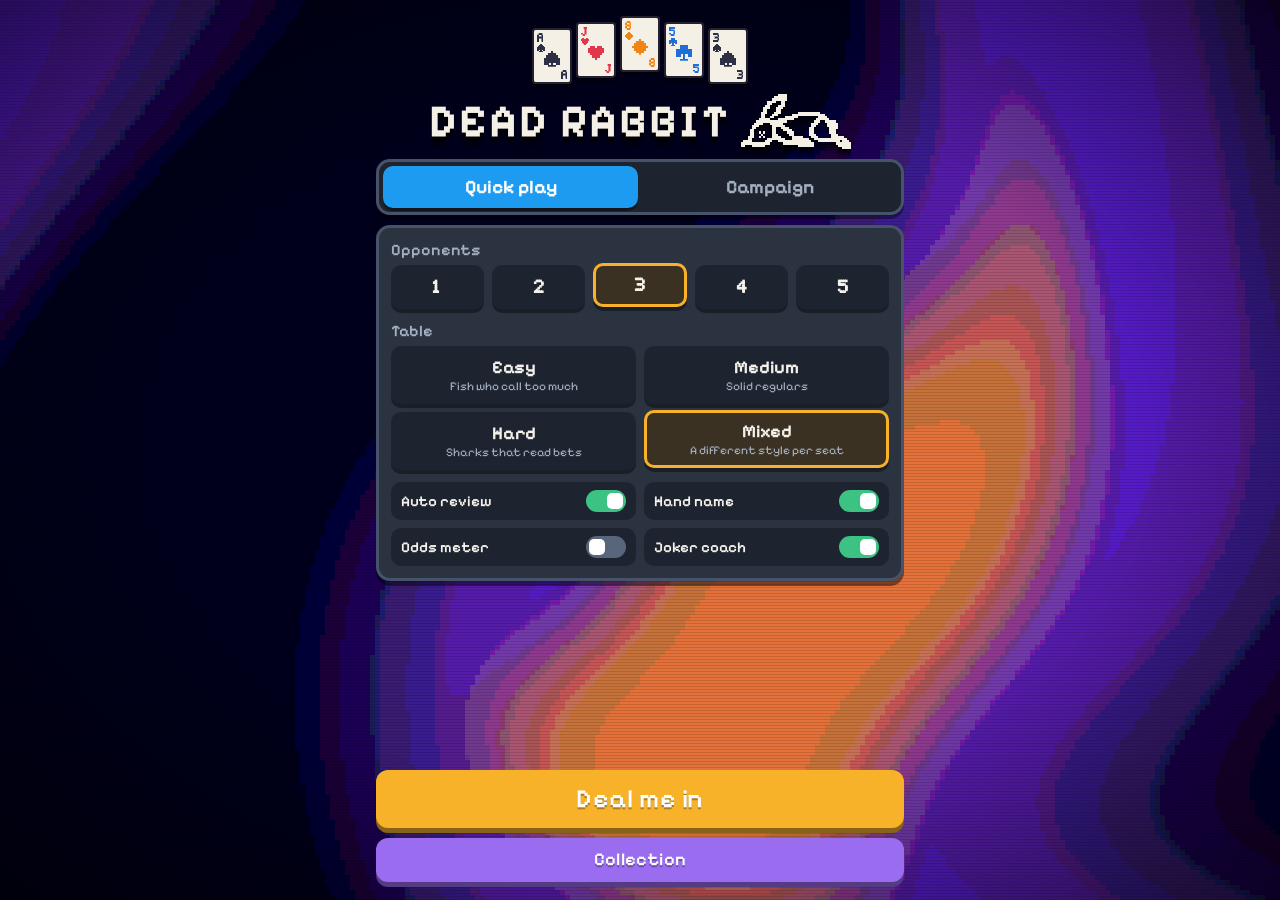
<file: index.html>
<!doctype html>
<html lang="en">
<head>
<meta charset="utf-8">
<meta name="viewport" content="width=device-width, initial-scale=1, viewport-fit=cover, user-scalable=no">
<meta name="apple-mobile-web-app-capable" content="yes">
<meta name="mobile-web-app-capable" content="yes">
<meta name="apple-mobile-web-app-status-bar-style" content="black-translucent">
<meta name="apple-mobile-web-app-title" content="Dead Rabbit">
<meta name="theme-color" content="#17131f">
<link rel="apple-touch-icon" sizes="180x180" href="icon-180-v5.png">
<link rel="icon" type="image/png" href="favicon-v5.png">
<link rel="manifest" href="manifest.webmanifest?v=5">
<title>Dead Rabbit</title>
<link rel="preconnect" href="https://fonts.googleapis.com"><link rel="preconnect" href="https://fonts.gstatic.com" crossorigin><link rel="stylesheet" href="https://fonts.googleapis.com/css2?family=Pixelify+Sans:wght@400;500;600;700&display=swap">
<style>
:root{padding-top:env(safe-area-inset-top,0px);padding-bottom:env(safe-area-inset-bottom,0px)}
@font-face{font-family:'PixNum';src:url([data-uri]) format('truetype');unicode-range:U+0030-0039;font-display:block}
/* Layout: one-screen portrait table. Opponent seats across the top, board + pot in the middle,
   your cards and action buttons in the thumb zone. A single dark arcade world over a live paint swirl.
   Pixel face for titles; a sturdy rounded sans for every number so 2s and 5s never blur. */
:root{
  color-scheme: dark;
  --ink:#17131f;
  --panel:#2b3341;
  --panel-hi:#46536a;
  --panel-lo:#1d2430;
  --text:#f4f1ea;
  --muted:#a3afbf;
  --red:#ef4f45;
  --blue:#1d9bf0;
  --gold:#f8b229;
  --green:#3cc282;
  --violet:#9a6cf0;
  --teal:#26c6b5;
  --px:'Pixelify Sans','Courier New',ui-monospace,monospace;
  --ui:'Rubik',system-ui,-apple-system,'Segoe UI',sans-serif;
  /* move classes */
  --c-master:#26c6b5; --c-best:#5bbf3a; --c-excellent:#8fcf55; --c-good:#8aa29a;
  --c-inacc:#f1c232; --c-mistake:#f08a2c; --c-blunder:#ef4f45;
  /* rarity */
  --r-common:#8b97a6; --r-rare:#1d9bf0; --r-epic:#9a6cf0; --r-legendary:#f8b229; --r-mythic:#ff4f8b;
}
[hidden]{display:none!important}
html{box-sizing:border-box;height:100%}
*,*::before,*::after{box-sizing:inherit}
body{height:100%;margin:0;background:var(--ink);color:var(--text);font-family:var(--ui);font-size:16px;overflow:hidden;
  -webkit-tap-highlight-color:transparent;user-select:none;-webkit-user-select:none;touch-action:manipulation;
  -webkit-text-size-adjust:100%}
button{font-family:var(--ui);color:inherit}
*{scrollbar-width:thin;scrollbar-color:var(--gold) var(--panel-lo)}
::-webkit-scrollbar{width:9px;height:9px}
::-webkit-scrollbar-track{background:var(--panel-lo);border-radius:9px}
::-webkit-scrollbar-thumb{background:var(--gold);border-radius:9px;border:2px solid var(--panel-lo)}
::-webkit-scrollbar-corner{background:transparent}

#bg{position:fixed;inset:0;width:100%;height:100%;image-rendering:pixelated;z-index:0;
  background:radial-gradient(circle at 30% 30%,#2f8f6d,#123a33 70%)}
#crt{position:fixed;inset:0;z-index:1;pointer-events:none;
  background:repeating-linear-gradient(0deg,rgba(0,0,0,.12) 0 1px,transparent 1px 3px),
             radial-gradient(ellipse at center,transparent 55%,rgba(0,0,0,.55) 100%)}
#app{position:relative;z-index:2;height:100%;padding-inline:16px;max-width:560px;margin:0 auto}
.screen{height:100%;display:flex;flex-direction:column}
.scroll{overflow-y:auto;-webkit-overflow-scrolling:touch;overscroll-behavior:contain}

/* ---------- shared ---------- */
.px{font-family:var(--px)}
.panel{background:var(--panel);border:3px solid var(--panel-hi);border-radius:14px;box-shadow:0 5px 0 rgba(0,0,0,.45)}
.btn{--c:var(--blue);border:0;border-radius:12px;background:var(--c);color:#fff;font-size:18px;font-weight:700;
  padding:12px 10px;cursor:pointer;text-shadow:0 2px 0 rgba(0,0,0,.3);letter-spacing:.01em;
  box-shadow:0 5px 0 color-mix(in srgb,var(--c) 55%,#000);transition:transform .06s,box-shadow .06s,filter .15s;line-height:1.1}
.btn:active{transform:translateY(4px);box-shadow:0 1px 0 color-mix(in srgb,var(--c) 55%,#000)}
.btn:focus-visible,.seg button:focus-visible,.tog:focus-visible,.iconbtn:focus-visible,.tab:focus-visible{outline:3px solid #fff;outline-offset:2px}
.btn[disabled]{filter:grayscale(.8) brightness(.6);pointer-events:none}
.btn small{display:block;font-size:13px;font-weight:500;opacity:.9;margin-top:2px}
.b-red{--c:var(--red)} .b-blue{--c:var(--blue)} .b-gold{--c:var(--gold)} .b-green{--c:#2fae70} .b-grey{--c:#5c6a80} .b-violet{--c:var(--violet)} .b-teal{--c:#1fa597}
.money{color:var(--gold)}
.num{font-variant-numeric:tabular-nums}
h2.title{font-family:var(--px);font-weight:700;font-size:30px;margin:0;text-shadow:0 3px 0 rgba(0,0,0,.5)}
.screenhead{display:flex;align-items:center;gap:10px;padding-block:12px 8px}
.screenhead h2{flex:1}
.iconbtn{background:rgba(23,19,31,.78);border:0;border-radius:9px;padding:7px 11px;font-size:15px;font-weight:600;cursor:pointer}
.toast{position:fixed;left:50%;top:calc(env(safe-area-inset-top,0px) + 14px);transform:translateX(-50%);z-index:80;background:var(--panel);
  border:3px solid var(--gold);border-radius:12px;padding:8px 14px;font-weight:600;box-shadow:0 5px 0 rgba(0,0,0,.45);
  animation:toastin .5s cubic-bezier(.2,1.6,.4,1),toastout .4s ease-in 2.6s forwards;white-space:nowrap;max-width:92vw;overflow:hidden;text-overflow:ellipsis}
@keyframes toastin{from{transform:translate(-50%,-120%)}}
@keyframes toastout{to{transform:translate(-50%,-160%);opacity:0}}

/* ---------- home ---------- */
#home{justify-content:center;gap:16px;padding-block:18px}
.logo{text-align:center;line-height:.9;filter:drop-shadow(0 6px 0 rgba(0,0,0,.5));margin:0}
.logo .l1,.logo .l2{display:block;font-family:var(--px);font-weight:700}
.logo .l1{font-size:clamp(52px,17vw,84px);color:var(--gold);-webkit-text-stroke:2px var(--ink)}
.logo .l2{font-size:clamp(40px,12.5vw,64px);color:var(--text);-webkit-text-stroke:2px var(--ink)}
.logo span span{display:inline-block;animation:letter 2.6s ease-in-out infinite;animation-delay:calc(var(--i)*-.18s)}
@keyframes letter{0%,100%{transform:translateY(0) rotate(-3deg)}50%{transform:translateY(-6px) rotate(3deg)}}
.logo-cards{display:flex;justify-content:center;gap:6px;margin-bottom:8px;min-height:72px}
.homebtns{display:flex;flex-direction:column;gap:10px}
.homebtns .row{display:grid;grid-template-columns:1fr 1fr;gap:10px}
#homeCampaign{font-size:24px;padding:15px}
.lifetime{text-align:center;color:var(--muted);font-size:14px}

/* ---------- quick setup ---------- */
.setup-panel{padding:14px;display:flex;flex-direction:column;gap:14px}
.field h3{margin:0 0 8px;font-size:16px;font-weight:600;color:var(--muted)}
.seg{display:grid;gap:8px}
.seg.n5{grid-template-columns:repeat(5,1fr)}
.seg.n2{grid-template-columns:1fr 1fr}
.seg button{border:3px solid transparent;border-radius:10px;background:var(--panel-lo);font-size:20px;font-weight:700;
  padding:9px 4px;cursor:pointer;box-shadow:0 4px 0 rgba(0,0,0,.4);text-align:center}
.seg button small{display:block;font-size:12.5px;font-weight:400;color:var(--muted);margin-top:3px;line-height:1.15}
.seg button[aria-pressed="true"]{border-color:var(--gold);background:#3a3122;transform:translateY(-2px)}
.tog{display:flex;align-items:center;justify-content:space-between;gap:12px;background:var(--panel-lo);border:0;
  border-radius:10px;padding:10px 12px;font-size:16px;font-weight:600;cursor:pointer;text-align:left;width:100%}
.tog .sw{flex:none;width:46px;height:24px;border-radius:12px;background:#59657a;position:relative;transition:background .2s}
.tog .sw::after{content:"";position:absolute;top:3px;left:3px;width:18px;height:18px;border-radius:5px;background:#fff;transition:left .2s}
.tog[aria-checked="true"] .sw{background:var(--green)}
.tog[aria-checked="true"] .sw::after{left:25px}
.tog small{display:block;color:var(--muted);font-size:13px;font-weight:400;margin-top:2px}
.tog[disabled]{opacity:.45}

/* ---------- campaign map ---------- */
#campaign{gap:0}
#anteList{flex:1;min-height:0;display:flex;flex-direction:column;gap:12px;padding-bottom:18px}
.ante{padding:12px;display:flex;flex-direction:column;gap:10px}
.ante.locked{filter:brightness(.55) saturate(.4)}
.ante .ah{display:flex;align-items:baseline;justify-content:space-between;gap:8px}
.ante .ah b{font-family:var(--px);font-size:22px;font-weight:700}
.ante .ah span{color:var(--muted);font-size:14px}
.tokens{display:grid;grid-template-columns:repeat(3,1fr);gap:10px}
.tokbtn{background:var(--panel-lo);border:0;border-radius:12px;padding:10px 4px 8px;display:flex;flex-direction:column;align-items:center;gap:6px;cursor:pointer;position:relative}
.tokbtn .tl{font-size:13px;font-weight:600}
.tokbtn .ts{font-size:12px;color:var(--muted)}
.tokbtn.avail{outline:3px solid var(--gold);animation:availpulse 1.4s ease-in-out infinite}
@keyframes availpulse{50%{outline-color:rgba(248,178,41,.35)}}
.tokbtn.done::after{content:"";position:absolute;right:6px;top:6px;width:18px;height:18px;border-radius:50%;background:var(--green) url("data:image/svg+xml,%3Csvg xmlns='http://www.w3.org/2000/svg' viewBox='0 0 8 8' shape-rendering='crispEdges'%3E%3Cpath fill='%23fff' d='M1 4h1v1h1v1h1V5h1V4h1V3h1V2h1v1H7v1H6v1H5v1H4v1H3V6H2V5H1z'/%3E%3C/svg%3E") center/12px no-repeat}
.tokbtn.lock{opacity:.45;pointer-events:none}
.reward{font-size:13.5px;color:var(--muted);display:flex;align-items:center;gap:8px}
.reward b{color:var(--text);font-weight:600}
.token{--tc:#555;width:var(--ts,54px);height:var(--ts,54px);border-radius:50%;flex:none;display:grid;place-items:center;
  background:radial-gradient(circle at 50% 50%,var(--tc) 0 56%,color-mix(in srgb,var(--tc) 60%,#000) 57% 64%,var(--tc) 65%);
  box-shadow:0 4px 0 rgba(0,0,0,.45),inset 0 0 0 3px rgba(255,255,255,.18);color:#fff}
.token svg{width:48%;height:48%;filter:drop-shadow(0 2px 0 rgba(0,0,0,.35))}
.token .tt{font-weight:800;font-size:calc(var(--ts,54px)*.26);text-shadow:0 2px 0 rgba(0,0,0,.35)}
.token.spin{animation:tokspin 1.1s cubic-bezier(.2,1.4,.4,1)}
@keyframes tokspin{from{transform:rotateY(540deg) scale(.3)}}

/* ---------- collection ---------- */
#collection{gap:0}
.showcase{display:flex;justify-content:center;gap:10px;padding-block:6px 14px;perspective:700px}
#styleGrid{display:grid;grid-template-columns:1fr 1fr;gap:10px;padding-bottom:20px}
.stile{background:var(--panel);border:3px solid var(--panel-hi);border-radius:14px;padding:10px;display:flex;flex-direction:column;gap:8px;
  box-shadow:0 4px 0 rgba(0,0,0,.4);position:relative;min-width:0}
.stile.eq{border-color:var(--gold)}
.stile .prev{display:flex;justify-content:center;gap:6px;min-height:84px;align-items:center}
.stile .sn{font-family:var(--px);font-size:19px;font-weight:700;line-height:1}
.rar{display:inline-block;font-size:11.5px;font-weight:700;padding:2px 7px;border-radius:6px;background:var(--rc);color:#fff;text-shadow:0 1px 0 rgba(0,0,0,.4)}
.stile .req{font-size:12.5px;color:var(--muted);line-height:1.25}
.stile .btn{font-size:15px;padding:8px}
.stile.locked .prev{filter:brightness(.45) saturate(.3)}
.lockbadge{position:absolute;top:44px;left:50%;transform:translateX(-50%);background:var(--ink);border-radius:8px;padding:3px 8px;font-size:12px;font-weight:700}

/* ---------- game ---------- */
#game{gap:5px;padding-block:6px}
.topbar{display:flex;align-items:center;gap:6px;font-size:14px;font-weight:600}
.topbar .chip{background:rgba(23,19,31,.78);border-radius:8px;padding:6px 9px;white-space:nowrap}
.topbar .grow{flex:1;min-width:0}
#bossbar{display:flex;align-items:center;gap:8px;padding:6px 8px}
#bossbar .bn{font-family:var(--px);font-weight:700;font-size:17px;line-height:1}
#bossbar .bmeta{flex:1;min-width:0;display:flex;flex-direction:column;gap:4px}
#bossbar .brule{font-size:12px;color:var(--muted);white-space:nowrap;overflow:hidden;text-overflow:ellipsis}
.hpwrap{position:relative;height:12px;border-radius:6px;background:#12161d;border:2px solid #0b0d12;overflow:hidden}
.hpwrap .lag{position:absolute;inset:0 auto 0 0;background:#fff;transition:width .9s ease .35s}
.hpwrap .hp{position:absolute;inset:0 auto 0 0;background:linear-gradient(#ff6f5f,#d63a30);transition:width .25s}
.hpnum{font-size:13px;font-weight:700;white-space:nowrap}
#bossbar.hit{animation:hit .4s}
@keyframes hit{20%{transform:translateX(-5px)}40%{transform:translateX(5px)}60%{transform:translateX(-3px)}80%{transform:translateX(2px)}}

#opps{display:flex;flex-wrap:wrap;justify-content:center;gap:24px 8px;padding-top:14px;padding-bottom:12px}
.seat{position:relative;flex:0 1 calc((100% - 16px)/3);max-width:150px;min-width:0}
.seat-box{display:flex;align-items:center;gap:7px;padding:6px 7px;background:var(--panel);border:3px solid var(--panel-hi);
  border-radius:12px;box-shadow:0 4px 0 rgba(0,0,0,.45);transition:filter .3s,border-color .2s}
.ava{flex:none;width:30px;height:30px;border-radius:8px;background:var(--a);display:grid;place-items:center;font-weight:800;
  font-size:17px;color:#fff;text-shadow:0 2px 0 rgba(0,0,0,.35);box-shadow:inset 0 -3px 0 rgba(0,0,0,.25)}
.seat .token{--ts:32px}
.who{min-width:0;line-height:1.15}
.nm{font-size:13px;font-weight:600;white-space:nowrap;overflow:hidden;text-overflow:ellipsis}
.ck{font-size:15px;font-weight:700;color:var(--gold);font-variant-numeric:tabular-nums}
.styletag{position:absolute;left:8px;top:-11px;font-size:11px;font-weight:700;padding:1px 6px;border-radius:5px;background:var(--t);color:#fff;
  text-shadow:0 1px 0 rgba(0,0,0,.4)}
.mini{position:absolute;right:-4px;top:-15px;display:flex}
.mini .slot{width:27px;height:37.8px}
.mini .slot+.slot{margin-left:-10px}
.seat.turn .seat-box{border-color:var(--gold);animation:pulse 1s ease-in-out infinite}
@keyframes pulse{50%{box-shadow:0 4px 0 rgba(0,0,0,.45),0 0 0 4px rgba(248,178,41,.35)}}
.seat.folded .seat-box{filter:brightness(.5) saturate(.4)}
.seat.folded .mini{opacity:.35}
.seat.out{opacity:.3}
.betchip{position:absolute;left:50%;bottom:-15px;transform:translateX(-50%);background:var(--ink);border:2px solid var(--gold);
  color:var(--gold);border-radius:999px;padding:0 8px;font-size:13px;font-weight:700;white-space:nowrap;font-variant-numeric:tabular-nums;z-index:3}
.dbtn{position:absolute;left:-7px;bottom:-7px;width:20px;height:20px;border-radius:50%;background:#fff;color:var(--ink);
  font-size:12px;font-weight:800;display:grid;place-items:center;box-shadow:0 2px 0 rgba(0,0,0,.5);z-index:4}
.eqbadge{position:absolute;right:-6px;bottom:-12px;background:var(--violet);color:#fff;border-radius:6px;padding:1px 6px;font-size:13px;font-weight:700;z-index:4;
  box-shadow:0 2px 0 rgba(0,0,0,.4)}
.thinking{position:absolute;left:44px;bottom:2px;font-size:12px;color:var(--muted)}
.bubble{position:fixed;z-index:47;max-width:min(240px,70vw);background:#fff;color:var(--ink);border-radius:12px;padding:7px 10px;font-size:13.5px;line-height:1.3;
  font-weight:500;box-shadow:0 4px 0 rgba(0,0,0,.45);animation:bubin .35s cubic-bezier(.2,1.6,.4,1),bubout .3s ease-in forwards;animation-delay:0s,var(--bt,2.6s)}
.bubble::after{content:"";position:absolute;left:var(--tail,24px);top:-7px;border:7px solid transparent;border-top:0;border-bottom-color:#fff}
.bubble.boss{background:var(--red);color:#fff;font-weight:700}
.bubble.boss::after{border-bottom-color:var(--red)}
@keyframes bubin{from{transform:scale(.4);opacity:0}}
@keyframes bubout{to{transform:scale(.8);opacity:0}}

#center{flex:1;display:flex;flex-direction:column;align-items:center;justify-content:center;gap:8px;min-height:0;position:relative}
.potrow{display:flex;align-items:center;gap:10px}
#pot{background:rgba(23,19,31,.8);border:3px solid var(--gold);border-radius:12px;padding:4px 14px;font-size:21px;font-weight:800;color:var(--gold);
  font-variant-numeric:tabular-nums;box-shadow:0 4px 0 rgba(0,0,0,.45)}
#pot .lbl{color:var(--text);font-size:14px;font-weight:600;margin-right:6px}
#deck{position:relative;width:30px;height:42px}
#deck .card{position:absolute;inset:0}
#deck .card:nth-child(2){transform:translate(-2px,-2px)}
#deck .card:nth-child(3){transform:translate(-4px,-4px)}
#board{display:flex;gap:6px}
#board .slot{width:var(--bw);height:calc(var(--bw)*1.4);border-radius:8px;border:2px dashed rgba(255,255,255,.18)}
#board .slot:has(.card){border-color:transparent}
#status{min-height:20px;font-size:15px;font-weight:600;text-align:center;text-shadow:0 2px 0 rgba(0,0,0,.6)}

#hero{position:relative;display:flex;flex-direction:column;align-items:center;gap:6px}
#heroCards{display:flex;gap:8px;perspective:600px}
#heroCards .slot{width:var(--hw);height:calc(var(--hw)*1.4)}
.heroinfo{display:flex;align-items:center;gap:8px;flex-wrap:wrap;justify-content:center}
.heroinfo .chip{background:var(--panel);border:3px solid var(--panel-hi);border-radius:10px;padding:3px 10px;font-size:15px;font-weight:600;box-shadow:0 3px 0 rgba(0,0,0,.4)}
#heroChips{color:var(--gold);font-weight:800;font-variant-numeric:tabular-nums}
#heroLabel{background:var(--violet)!important;border-color:#b796ff!important}
#hero.turn .heroinfo .chip:first-child{border-color:var(--gold)}
#hero.folded #heroCards{filter:brightness(.5) saturate(.4)}
#hero .betchip{bottom:auto;top:-14px}
#hero .dbtn{left:auto;right:calc(50% - var(--hw) - 26px);bottom:auto;top:calc(var(--hw)*.6)}
#hero .eqbadge{right:auto;left:calc(50% - var(--hw) - 40px);bottom:auto;top:calc(var(--hw)*.6)}

/* odds meter */
#hud{padding:8px 10px;display:flex;flex-direction:column;gap:6px}
.oddsline{display:flex;align-items:stretch;gap:8px}
.oddsbox{flex:1;background:var(--panel-lo);border-radius:9px;padding:5px 8px;line-height:1.15;min-width:0}
.oddsbox .k{font-size:12px;color:var(--muted);font-weight:500}
.oddsbox .v{font-size:19px;font-weight:800;font-variant-numeric:tabular-nums}
.oddsbox .v small{font-size:13px;font-weight:600;color:var(--muted);margin-left:4px}
.verdict{display:grid;place-items:center;padding:0 10px;border-radius:9px;font-weight:800;font-size:14px;text-align:center;line-height:1.1;color:#fff;background:var(--vc)}
.dots{display:grid;grid-template-columns:repeat(20,1fr);gap:2px;position:relative}
.dots i{height:10px;border-radius:2px;background:#3a4454}
.dots i.on{background:var(--dc)}
.dots .be{position:absolute;top:-3px;bottom:-3px;width:3px;background:#fff;border-radius:2px;box-shadow:0 0 0 1px var(--ink)}
.hudnote{font-size:12.5px;color:var(--muted);display:flex;justify-content:space-between;gap:8px;flex-wrap:wrap}

#actions{display:grid;grid-template-columns:1fr 1.25fr 1fr;gap:8px;padding-bottom:6px;min-height:60px}
#actions .wait{grid-column:1/-1;text-align:center;color:var(--muted);align-self:center;font-size:15px}
#actions.two{grid-template-columns:1fr 1fr}
#raiseTray{padding:10px;display:flex;flex-direction:column;gap:9px}
.presets{display:grid;grid-template-columns:repeat(4,1fr);gap:6px}
.presets button{background:var(--panel-lo);border:2px solid var(--panel-hi);border-radius:8px;padding:7px 2px;font-size:14px;font-weight:600;cursor:pointer}
.presets button:active{background:#3a3122}
#raiseRange{width:100%;accent-color:var(--gold);height:28px}
.raiseRow{display:flex;gap:8px;align-items:center}
.raiseRow .btn{flex:1}

/* ---------- fx ---------- */
#fx{position:fixed;inset:0;z-index:40;pointer-events:none}
#parts{position:absolute;inset:0;width:100%;height:100%}
.flycard{position:fixed!important;left:0;top:0;z-index:41}
.chipfly{position:fixed;left:0;top:0;width:14px;height:14px;border-radius:50%;background:var(--gold);
  box-shadow:inset 0 0 0 3px #fff3,0 0 0 2px var(--ink);z-index:42}
.actpop{position:fixed;transform:translate(-50%,-50%);font-weight:800;font-size:19px;color:#fff;white-space:nowrap;
  padding:3px 10px;border-radius:9px;background:var(--pc,var(--blue));box-shadow:0 4px 0 rgba(0,0,0,.45);
  text-shadow:0 2px 0 rgba(0,0,0,.35);animation:popup 1.3s cubic-bezier(.2,1.5,.4,1) forwards;z-index:45}
@keyframes popup{0%{opacity:0;transform:translate(-50%,-30%) scale(.4) rotate(-8deg)}
  18%{opacity:1;transform:translate(-50%,-80%) scale(1.15) rotate(3deg)}
  30%{transform:translate(-50%,-80%) scale(1) rotate(-1deg)}
  80%{opacity:1;transform:translate(-50%,-95%) scale(1)}
  100%{opacity:0;transform:translate(-50%,-120%) scale(.9)}}
.banner{position:fixed;left:50%;transform:translate(-50%,-50%);display:flex;flex-direction:column;align-items:center;gap:6px;z-index:46;
  animation:slam .5s cubic-bezier(.2,1.7,.4,1) both;pointer-events:none;width:max-content;max-width:92vw}
.banner .big{font-family:var(--px);font-size:clamp(34px,11vw,54px);font-weight:700;color:var(--bc,var(--gold));-webkit-text-stroke:2px var(--ink);
  text-shadow:0 5px 0 var(--ink);text-align:center;line-height:1}
.banner .sub{display:flex;gap:6px;flex-wrap:wrap;justify-content:center}
.banner .sub span{padding:4px 12px;border-radius:9px;font-size:18px;font-weight:700;color:#fff;box-shadow:0 4px 0 rgba(0,0,0,.45);text-shadow:0 2px 0 rgba(0,0,0,.35)}
.banner.out{animation:unslam .35s ease-in forwards}
@keyframes slam{0%{opacity:0;transform:translate(-50%,-50%) scale(2.6) rotate(-6deg)}100%{opacity:1;transform:translate(-50%,-50%) scale(1) rotate(-2deg)}}
@keyframes unslam{to{opacity:0;transform:translate(-50%,-50%) scale(.6) rotate(4deg)}}
.numpop{animation:numpop .45s cubic-bezier(.3,1.9,.5,1)}
@keyframes numpop{0%{scale:1.45}100%{scale:1}}
.shake{animation:shake .45s cubic-bezier(.36,.07,.19,.97)}
@keyframes shake{10%,90%{transform:translate(calc(var(--si)*-1px),calc(var(--si)*1px))}20%,80%{transform:translate(calc(var(--si)*2px),calc(var(--si)*-1px))}
  30%,50%,70%{transform:translate(calc(var(--si)*-3px),calc(var(--si)*2px)) rotate(-.4deg)}40%,60%{transform:translate(calc(var(--si)*3px),calc(var(--si)*-2px)) rotate(.4deg)}}

/* boss intro */
#bossIntro{position:fixed;inset:0;z-index:70;display:flex;flex-direction:column;align-items:center;justify-content:center;gap:14px;padding:24px;
  background:radial-gradient(circle,rgba(60,8,12,.75),rgba(10,4,8,.92));text-align:center}
#bossIntro .token{--ts:132px}
#bossIntro .bname{font-family:var(--px);font-size:clamp(40px,12vw,60px);font-weight:700;color:var(--red);-webkit-text-stroke:2px var(--ink);text-shadow:0 5px 0 var(--ink);animation:slam .55s .35s cubic-bezier(.2,1.7,.4,1) both}
#bossIntro .btaunt{font-size:17px;font-style:italic;max-width:30ch;animation:fadein .5s .8s both}
#bossIntro .brule{background:var(--panel);border:3px solid var(--red);border-radius:12px;padding:10px 14px;max-width:34ch;font-size:15px;line-height:1.35;animation:fadein .5s 1.1s both}
#bossIntro .btn{animation:fadein .5s 1.4s both;min-width:200px}
@keyframes fadein{from{opacity:0;transform:translateY(10px)}}

/* ---------- sheet + modal ---------- */
#scrim{position:fixed;inset:0;background:rgba(10,8,16,.62);z-index:60}
.sheet{position:fixed;left:0;right:0;bottom:0;z-index:61;max-height:92%;display:flex;flex-direction:column;
  background:var(--panel);border-top:3px solid var(--panel-hi);border-radius:18px 18px 0 0;box-shadow:0 -6px 0 rgba(0,0,0,.35);
  padding:10px 14px calc(12px + env(safe-area-inset-bottom,0px));max-width:560px;margin:0 auto;
  animation:sheetin .45s cubic-bezier(.2,1.3,.4,1)}
.sheet.tall{height:92%}
@keyframes sheetin{from{transform:translateY(100%)}}
.sheetBody{overflow-y:auto;min-height:0;flex:1;display:flex;flex-direction:column;gap:12px;padding-bottom:8px;overscroll-behavior:contain}
.sheethead{display:flex;align-items:center;justify-content:space-between;gap:10px;margin-bottom:10px}
.sheethead h2{margin:0;font-family:var(--px);font-size:24px;font-weight:700}
.grab{width:46px;height:5px;border-radius:3px;background:var(--panel-hi);margin:0 auto 8px;flex:none}
.closebtn{font-size:15px!important;padding:8px 14px!important}
#modal{position:fixed;left:50%;top:50%;transform:translate(-50%,-50%);z-index:62;width:min(92vw,410px);max-height:88%;overflow-y:auto;
  padding:16px;display:flex;flex-direction:column;gap:12px;animation:modalin .4s cubic-bezier(.2,1.6,.4,1)}
@keyframes modalin{from{transform:translate(-50%,-50%) scale(.6);opacity:0}}
#modal h2{margin:0;font-family:var(--px);font-size:28px;text-align:center;font-weight:700}
#modal p{margin:0;line-height:1.4;color:#dfe4ec;font-size:15px}
.statgrid{display:grid;grid-template-columns:1fr 1fr;gap:8px}
.statgrid div{background:var(--panel-lo);border-radius:10px;padding:8px 10px;font-size:13px;color:var(--muted)}
.statgrid b{display:block;font-size:20px;color:var(--text);font-weight:800;font-variant-numeric:tabular-nums}
.btnrow{display:grid;grid-template-columns:1fr 1fr;gap:8px}

/* ---------- review / replay ---------- */
.acchead{display:flex;align-items:center;gap:12px;background:var(--panel-lo);border-radius:14px;padding:10px 12px}
.accnum{font-size:40px;font-weight:800;line-height:1;font-variant-numeric:tabular-nums}
.acchead .lbl{font-size:13px;color:var(--muted)}
.accbar{flex:1;min-width:0;display:flex;flex-direction:column;gap:6px}
.vsrow{display:flex;justify-content:space-between;font-size:13px;color:var(--muted);gap:8px}
.vsrow b{color:var(--text)}
.cls-row{display:flex;flex-wrap:wrap;gap:6px}
.clsbadge{display:inline-flex;align-items:center;gap:5px;padding:3px 8px 3px 4px;border-radius:999px;background:var(--panel-lo);font-size:13px;font-weight:600}
.cico{width:20px;height:20px;border-radius:50%;background:var(--cc);display:inline-grid;place-items:center;color:#fff;font-size:11px;font-weight:800;flex:none;
  text-shadow:0 1px 0 rgba(0,0,0,.3);box-shadow:0 2px 0 rgba(0,0,0,.35)}
.replay{display:flex;gap:10px;background:var(--panel-lo);border-radius:14px;padding:10px}
.evalbar{width:22px;flex:none;border-radius:6px;background:#0f1218;position:relative;overflow:hidden;border:2px solid #0b0d12;min-height:180px}
.evalbar .fill{position:absolute;left:0;right:0;bottom:0;background:linear-gradient(#ffd46a,#f8b229);transition:height .6s cubic-bezier(.3,1.3,.5,1)}
.evalbar .ev{position:absolute;left:0;right:0;text-align:center;font-size:10.5px;font-weight:800;color:var(--ink);transition:bottom .6s}
.evalbar.folded .fill{background:#4a5466}
.rtable{flex:1;min-width:0;display:flex;flex-direction:column;gap:7px}
.rboard{display:flex;gap:4px;align-items:center;flex-wrap:wrap}
.rboard .ph{width:30px;height:42px;border-radius:5px;border:2px dashed rgba(255,255,255,.15)}
.rpot{margin-left:auto;font-weight:800;color:var(--gold);font-size:15px}
.rp{display:flex;align-items:center;gap:7px;padding:4px 6px;border-radius:9px;background:rgba(255,255,255,.04);font-size:13px;position:relative}
.rp.act{background:rgba(248,178,41,.16);outline:2px solid var(--gold)}
.rp.fold{opacity:.4}
.rp .ava{width:24px;height:24px;font-size:13px;border-radius:6px}
.rp .token{--ts:24px}
.rp .rn{flex:1;min-width:0;line-height:1.2}
.rp .rn b{font-weight:600;display:block;white-space:nowrap;overflow:hidden;text-overflow:ellipsis}
.rp .rn span{color:var(--muted);font-size:12px}
.rp .cards{display:flex;gap:2px}
.rp .rbet{font-weight:700;color:var(--gold);font-size:12.5px;min-width:42px;text-align:right}
.thought{background:#fff;color:var(--ink);border-radius:10px;padding:6px 9px;font-size:13.5px;line-height:1.3;position:relative;margin-top:2px;font-weight:500}
.thought::before{content:"";position:absolute;left:18px;top:-6px;border:6px solid transparent;border-top:0;border-bottom-color:#fff}
.narr{background:var(--panel-lo);border-radius:14px;padding:10px 12px;display:flex;flex-direction:column;gap:8px;border-left:6px solid var(--nc,var(--panel-hi))}
.narr .nt{font-weight:600;font-size:15px;display:flex;align-items:center;gap:8px;flex-wrap:wrap}
.narr p{margin:0;font-size:14.5px;line-height:1.4;color:#dfe4ec}
.evtable{display:flex;flex-direction:column;gap:4px}
.evrow{display:flex;align-items:center;gap:8px;font-size:13.5px;padding:4px 8px;border-radius:8px;background:rgba(255,255,255,.04)}
.evrow .el{flex:1}
.evrow .evv{font-weight:800;font-variant-numeric:tabular-nums}
.evrow.chosen{outline:2px solid var(--gold)}
.evrow .tagbest{font-size:11px;font-weight:700;background:var(--c-best);color:#fff;border-radius:5px;padding:1px 6px}
.timeline{display:flex;gap:4px;align-items:center;overflow-x:auto;padding:4px 2px 6px}
.timeline button{flex:none;border:0;border-radius:50%;width:12px;height:12px;background:#4a5466;cursor:pointer;padding:0}
.timeline button.hd{width:20px;height:20px;background:var(--cc);color:#fff;font-size:9px;font-weight:800;display:grid;place-items:center}
.timeline button.street{border-radius:3px;width:6px;height:16px;background:#6b7890}
.timeline button.cur{outline:3px solid #fff;outline-offset:1px}
.rctrl{display:grid;grid-template-columns:repeat(4,1fr);gap:8px}
.rctrl .btn{padding:9px 4px;font-size:16px}
.rctrl svg{width:18px;height:18px;vertical-align:-3px}
.moments{display:flex;flex-direction:column;gap:6px}
.moment{display:flex;align-items:center;gap:8px;background:var(--panel-lo);border:0;border-radius:10px;padding:8px 10px;font-size:14px;cursor:pointer;text-align:left}
.moment .ms{flex:1;min-width:0}
.moment .ms span{color:var(--muted);font-size:12.5px;display:block}
.freq{display:flex;gap:10px;align-items:center;font-size:13.5px;color:#dfe4ec}
h4{margin:4px 0 0;font-size:15px;color:var(--muted);font-weight:600}
.note{font-size:13.5px;color:var(--muted);line-height:1.4;margin:0}

/* ---------- cheat sheets ---------- */
.tabs{display:flex;gap:6px;overflow-x:auto;padding-bottom:6px;flex:none}
.tab{flex:none;border:0;border-radius:9px;background:var(--panel-lo);padding:8px 11px;font-size:14px;font-weight:600;cursor:pointer}
.tab[aria-selected="true"]{background:var(--gold);color:var(--ink)}
.hgrid{display:grid;grid-template-columns:repeat(13,1fr);gap:2px}
.hgrid div{aspect-ratio:1;display:grid;place-items:center;font-size:clamp(7.5px,2.3vw,11px);font-weight:700;border-radius:3px;color:#fff;text-shadow:0 1px 0 rgba(0,0,0,.35);max-width:100%}
.hgrid div.me{outline:3px solid #fff;z-index:1;animation:pulse 1s infinite}
.legend{display:flex;flex-wrap:wrap;gap:8px;font-size:12.5px}
.legend span{display:inline-flex;align-items:center;gap:5px}
.legend i{width:12px;height:12px;border-radius:3px;background:var(--lc)}
.ctable{width:100%;border-collapse:collapse;font-size:14px;font-variant-numeric:tabular-nums}
.ctable th,.ctable td{padding:6px 8px;text-align:left;border-bottom:1px solid #3a4454}
.ctable th{color:var(--muted);font-weight:600;font-size:12.5px}
.ctable td.hl{color:var(--gold);font-weight:700}
.cs p{margin:0 0 8px;line-height:1.45;font-size:14.5px;color:#dfe4ec}
.cs dl{margin:0;display:flex;flex-direction:column;gap:8px}
.cs dt{font-weight:700}
.cs dd{margin:2px 0 0;color:#dfe4ec;font-size:14px;line-height:1.4}
.tipcard{background:var(--panel-lo);border-radius:12px;padding:10px 12px;display:flex;flex-direction:column;gap:4px}
.tipcard b{font-size:15px}
.tipcard span{font-size:14px;color:#dfe4ec;line-height:1.4}
.ranks{display:flex;flex-direction:column;gap:6px}
.rankrow{display:flex;align-items:center;gap:8px;background:var(--panel-lo);border-radius:10px;padding:6px 8px;font-size:14px}
.rankrow .cards{display:flex;gap:2px;flex:none}
.rankrow .nm2{flex:1;min-width:0;font-weight:600}
.rankrow .nm2 span{display:block;color:var(--muted);font-size:12.5px;font-weight:400}
.rankrow .pct{color:var(--gold);font-weight:700;font-variant-numeric:tabular-nums}

@media (prefers-reduced-motion: reduce){
  .card.bob,.logo span span,.seat.turn .seat-box,.tokbtn.avail{animation:none}
  .shake{animation:none}
  .card .face::before,.card .face::after,.card .back::before{animation:none!important}
}

/* ================= PROGRESSION ================= */
.lvlchip{display:inline-flex;align-items:center;gap:6px}
.lvlchip i{display:inline-block;width:34px;height:7px;border-radius:4px;background:#3a4454;overflow:hidden}
.lvlchip i b{display:block;height:100%;background:var(--teal);transition:width .6s cubic-bezier(.3,1.3,.5,1)}
.packbtn.iconbtn{background:var(--violet);color:#fff;animation:packpulse 1s ease-in-out infinite}
@keyframes packpulse{50%{transform:scale(1.08) rotate(-2deg)}}
#progressCard{padding:10px 12px;display:flex;flex-direction:column;gap:8px}
.pc-top{display:flex;justify-content:space-between;align-items:baseline}
.pc-lv{font-size:22px;font-weight:700;color:var(--teal)}
.pc-xp{font-size:13px;color:var(--muted);font-weight:600}
.xpbar{height:10px;border-radius:5px;background:var(--panel-lo);overflow:hidden;border:2px solid #0e1117}
.xpbar b{display:block;height:100%;background:linear-gradient(90deg,#1fa597,#5ef0d8)}
.quests{display:flex;flex-direction:column;gap:6px}
.quest{display:grid;grid-template-columns:1fr auto;gap:2px 8px;font-size:13.5px;font-weight:500}
.quest i{grid-column:1/-1;height:5px;border-radius:3px;background:var(--panel-lo);overflow:hidden}
.quest i b{display:block;height:100%;background:var(--gold)}
.pc-foot{display:flex;align-items:center;justify-content:space-between;gap:8px;min-height:20px}
.pc-foot .btn{font-size:15px;padding:8px 12px;animation:packpulse 1s ease-in-out infinite}
.charm{display:inline-flex;align-items:center;gap:6px;color:var(--gold);font-weight:600;font-size:14px}
.charm svg{width:16px;height:16px}
#actions .btn.auto{position:relative;overflow:hidden}
#actions .btn.auto::after{content:"";position:absolute;left:0;bottom:0;height:5px;background:rgba(255,255,255,.75);animation:autobar 1.7s linear forwards}
@keyframes autobar{from{width:0}to{width:100%}}
.packfly{position:fixed;left:0;top:0;z-index:48;width:64px;height:88px;border-radius:10px;display:grid;place-items:center;font-family:var(--px);font-weight:700;color:#fff;
  background:linear-gradient(160deg,#b98cff,#6b3fd1);box-shadow:0 0 0 3px #fff,0 6px 0 rgba(0,0,0,.4)}
.scoreburst{position:fixed;left:50%;transform:translate(-50%,-50%);z-index:46;display:flex;flex-direction:column;align-items:center;gap:8px;pointer-events:none;
  animation:slam .45s cubic-bezier(.2,1.7,.4,1) both;width:max-content;max-width:94vw}
.scoreburst.out{animation:unslam .3s ease-in forwards}
.sb-row{display:flex;align-items:center;gap:8px}
.sb-chips,.sb-mult{min-width:96px;border-radius:12px;padding:6px 12px 8px;text-align:center;color:#fff;box-shadow:0 5px 0 rgba(0,0,0,.45);line-height:1}
.sb-chips{background:var(--blue)} .sb-mult{background:var(--red)}
.sb-chips small,.sb-mult small{display:block;font-size:11px;font-weight:600;opacity:.85;margin-bottom:3px}
.sb-chips b,.sb-mult b{font-size:30px;font-weight:800;text-shadow:0 3px 0 rgba(0,0,0,.3)}
.sb-mult.bump{animation:bump .3s cubic-bezier(.3,2,.5,1)}
@keyframes bump{0%{transform:scale(1.4) rotate(-6deg)}100%{transform:scale(1)}}
.sb-x{font-family:var(--px);font-size:34px;font-weight:700;color:#fff;-webkit-text-stroke:2px var(--ink)}
.sb-tags{display:flex;flex-wrap:wrap;gap:5px;justify-content:center;max-width:340px}
.sb-tag{background:var(--ink);border:2px solid var(--red);color:#fff;border-radius:8px;padding:2px 8px;font-size:13.5px;font-weight:700;animation:slam .3s cubic-bezier(.2,1.7,.4,1) both}
.sb-tag.xm{border-color:var(--gold);color:var(--gold)}
.sb-total{font-family:var(--ui);font-size:clamp(40px,13vw,64px);font-weight:800;color:var(--gold);-webkit-text-stroke:2px var(--ink);text-shadow:0 5px 0 var(--ink);opacity:0;line-height:1}
.sb-total.in{opacity:1;animation:slam .4s cubic-bezier(.2,1.7,.4,1)}
.scoreburst.hot .sb-mult{box-shadow:0 0 0 3px #ffd36b,0 0 24px 6px rgba(255,120,40,.85),0 5px 0 rgba(0,0,0,.45);animation:hot .25s infinite alternate}
@keyframes hot{to{filter:brightness(1.25)}}
.packwrap{display:grid;place-items:center;padding:10px 0;perspective:600px}
.pack{width:150px;height:210px;border-radius:16px;cursor:pointer;display:flex;flex-direction:column;align-items:center;justify-content:center;gap:4px;color:#fff;
  background:repeating-linear-gradient(45deg,rgba(255,255,255,.08) 0 8px,transparent 8px 16px),linear-gradient(160deg,#b98cff,#6b3fd1 60%,#3d1f8a);
  box-shadow:0 0 0 4px #fff,0 0 30px rgba(185,140,255,.8),0 8px 0 rgba(0,0,0,.45);animation:packidle 1.6s ease-in-out infinite;text-shadow:0 3px 0 rgba(0,0,0,.35)}
.pack b{font-size:44px} .pack span{font-size:14px;font-weight:600}
@keyframes packidle{0%,100%{transform:rotate(-3deg) translateY(0)}50%{transform:rotate(3deg) translateY(-6px)}}
.pack.rip{animation:rip .65s cubic-bezier(.3,1.6,.4,1) forwards}
@keyframes rip{20%{transform:scale(1.1) rotate(-8deg)}40%{transform:scale(1.15) rotate(8deg)}60%{transform:scale(1.2) rotate(-10deg)}100%{transform:scale(2.2);opacity:0;filter:brightness(3)}}
.reveal{display:flex;justify-content:center;gap:8px;min-height:120px;align-items:center;padding:8px 0;filter:drop-shadow(0 0 18px var(--rc))}
.swatch{width:120px;height:120px;border-radius:50%;box-shadow:0 0 0 4px #fff,0 6px 0 rgba(0,0,0,.4);image-rendering:pixelated}
.swatch.sm{width:56px;height:56px;box-shadow:0 0 0 3px rgba(255,255,255,.7)}
.xpbig{font-size:64px;font-weight:800;color:var(--teal);-webkit-text-stroke:2px var(--ink);text-shadow:0 5px 0 var(--ink)}
#themeGrid{display:grid;grid-template-columns:repeat(2,1fr);gap:10px;padding-bottom:24px}
.themetile{background:var(--panel);border:3px solid var(--panel-hi);border-radius:14px;padding:10px;display:flex;flex-direction:column;align-items:center;gap:6px;cursor:pointer;box-shadow:0 4px 0 rgba(0,0,0,.4)}
.themetile.eq{border-color:var(--gold)}
.themetile.locked .swatch{filter:brightness(.5) saturate(.4)}
.themetile .tn{font-weight:700}
.themetile .req{font-size:12.5px;color:var(--muted)}
/* pack-only card styles */
.card[data-cs="candy"]{--face-bg:repeating-linear-gradient(135deg,#fff3f9 0 6px,#ffe1ef 6px 12px);--face-edge:#ff6fae;--k0:#5a2a6e;--k1:#ff3d7f;--k2:#ff9a3d;--k3:#3d8bff;
  --back-a:#ff8fc4;--back-b:#ffb3d6;--back-frame:#fff;--back-line:#ff5fa2}
.card[data-cs="candy"] .face{box-shadow:inset 0 0 0 2px #fff,0 4px 0 rgba(0,0,0,.4)}
.card[data-cs="candy"] .face svg{filter:drop-shadow(1px 1px 0 #fff)}
.card[data-cs="circuit"]{--face-bg:linear-gradient(90deg,transparent 48%,rgba(120,255,170,.18) 48% 52%,transparent 52%) 0 0/24% 30%,linear-gradient(transparent 46%,rgba(120,255,170,.15) 46% 54%,transparent 54%) 0 0/30% 22%,#0d2a1d;
  --face-edge:#3cff9a;--k0:#d8ffe9;--k1:#ff5f7a;--k2:#ffc53d;--k3:#5fd0ff;--back-a:#0d2a1d;--back-b:#113524;--back-frame:#3cff9a;--back-line:#0a1f15}
.card[data-cs="circuit"] .face svg{filter:drop-shadow(0 0 3px currentColor)}
.card[data-cs="circuit"] .face::after{content:"";position:absolute;inset:0;z-index:3;pointer-events:none;background:linear-gradient(transparent 0 45%,rgba(60,255,154,.25) 50%,transparent 55%) 0 0/100% 300%;animation:scan 2.4s linear infinite}
@keyframes scan{from{background-position:0 100%}to{background-position:0 -200%}}

/* ================= V3: SIMPLER LAYOUT ================= */
:root{--ui:'PixNum','Pixelify Sans','Courier New',ui-monospace,monospace;--px:'PixNum','Pixelify Sans','Courier New',ui-monospace,monospace}
body{font-size:17px}
.btn{font-weight:600;letter-spacing:.02em}
.toast{animation:toastin .4s cubic-bezier(.2,1.6,.4,1),toastout .3s ease-in 1.7s forwards}

/* home / setup */
#home{gap:12px;padding-block:14px;justify-content:flex-start;overflow-y:auto}
.logo{display:flex;justify-content:center;align-items:baseline;gap:12px;flex-wrap:wrap;margin-top:4px}
.logo .l1,.logo .l2{display:inline-block}
.logo .l1{font-size:clamp(40px,12vw,58px)}
.logo .l2{font-size:clamp(34px,10vw,50px)}
.modeswitch{display:grid;grid-template-columns:1fr 1fr;gap:4px;padding:4px;border-radius:14px;background:var(--panel-lo);border:3px solid var(--panel-hi);box-shadow:0 4px 0 rgba(0,0,0,.4)}
.modeswitch button{border:0;border-radius:10px;padding:10px 6px;font-family:var(--px);font-size:19px;font-weight:700;background:transparent;color:var(--muted);cursor:pointer}
#modeQuick[aria-selected="true"]{background:var(--blue);color:#fff;box-shadow:0 3px 0 rgba(0,0,0,.4)}
#modeCamp[aria-selected="true"]{background:var(--red);color:#fff;box-shadow:0 3px 0 rgba(0,0,0,.4)}
.toglist{display:flex;flex-direction:column;gap:8px}
.homeactions{display:flex;flex-direction:column;gap:10px;margin-top:auto;padding-bottom:4px}
.btn.big{font-size:26px;padding:15px}
.arrow{flex:none;width:44px;height:44px;border:0;border-radius:10px;background:var(--red);color:#fff;font-family:var(--px);font-size:24px;font-weight:700;cursor:pointer;box-shadow:0 4px 0 rgba(0,0,0,.4)}
.arrow:active{transform:translateY(3px);box-shadow:0 1px 0 rgba(0,0,0,.4)}
.arrow:disabled{opacity:.3;pointer-events:none}
.antenav{display:flex;align-items:center;gap:8px}
.antetitle{flex:1;text-align:center;line-height:1.15;min-width:0}
.antetitle b{display:block;font-family:var(--px);font-size:22px}
.antetitle span{font-size:14px;color:var(--muted)}
.blindcards{display:grid;grid-template-columns:repeat(3,1fr);gap:8px}
.blindcard{background:var(--panel-lo);border:3px solid transparent;border-radius:12px;padding:10px 4px 8px;display:flex;flex-direction:column;align-items:center;gap:5px;cursor:pointer;position:relative;min-width:0}
.blindcard[aria-pressed="true"]{border-color:var(--gold);background:#3a3122}
.blindcard .bl{font-size:14px;font-weight:700;text-align:center;line-height:1.1}
.blindcard .bs{font-size:12px;color:var(--muted);text-align:center;line-height:1.15}
.blindcard.lock{opacity:.4}
.blindcard.done::after{content:"";position:absolute;right:6px;top:6px;width:18px;height:18px;border-radius:50%;background:var(--green) url("data:image/svg+xml,%3Csvg xmlns='http://www.w3.org/2000/svg' viewBox='0 0 8 8' shape-rendering='crispEdges'%3E%3Cpath fill='%23fff' d='M1 4h1v1h1v1h1V5h1V4h1V3h1V2h1v1H7v1H6v1H5v1H4v1H3V6H2V5H1z'/%3E%3C/svg%3E") center/12px no-repeat}
.blindinfo{margin:0;font-size:14.5px;line-height:1.35;color:#dfe4ec;text-align:center;min-height:2.7em}

/* collection */
#collection{justify-content:center;padding-block:14px}
.colbox{padding:12px;display:flex;flex-direction:column;gap:12px;background:#3a4656;border-color:#5b6a80}
.colhead{display:flex;align-items:center;gap:8px}
.coltitle{flex:1;text-align:center;line-height:1.2;min-width:0}
.coltitle b{display:block;font-family:var(--px);font-size:22px}
.coltitle span{font-size:12px;letter-spacing:4px;color:var(--muted)}
.colpage{background:#1f2632;border-radius:12px;padding:12px 10px;min-height:300px;display:grid;grid-template-columns:repeat(4,1fr);gap:12px 8px;align-content:start;box-shadow:inset 0 3px 0 rgba(0,0,0,.35)}
.colpage.single{display:flex;flex-direction:column;align-items:center;justify-content:center;gap:12px;text-align:center}
.citem{border:0;background:transparent;padding:0;cursor:pointer;display:flex;flex-direction:column;align-items:center;gap:4px;position:relative;min-width:0;transition:transform .15s}
.citem .card{--w:min(17vw,72px)}
.citem.sel{transform:translateY(-5px);filter:drop-shadow(0 0 7px var(--gold))}
.citem.eq::after{content:"";position:absolute;top:-4px;right:2px;width:12px;height:12px;border-radius:50%;background:var(--gold);box-shadow:0 0 0 2px var(--ink)}
.citem.locked .card,.citem.locked .swatch{filter:brightness(.32) saturate(.15)}
.citem .lk{position:absolute;top:36%;left:50%;transform:translateX(-50%);width:20px;color:#fff;opacity:.85}
.citem .swatch{width:min(17vw,64px);height:min(17vw,64px)}
.citem .cn{font-size:12px;color:var(--muted);text-align:center;line-height:1.1}
.colcaption{min-height:58px;text-align:center;display:flex;flex-direction:column;align-items:center;justify-content:center;gap:4px;font-size:16px;line-height:1.25}
.colcaption small{font-size:13.5px;color:var(--muted)}
#colBack{--c:#f0862a;font-size:22px}
.packcount{font-size:16px;color:var(--muted)}
.qlist{width:100%;display:flex;flex-direction:column;gap:6px;text-align:left}

/* table: seats that never overlap */
#game{position:relative}
.topbar{min-height:34px}
#opps{gap:8px;padding-block:2px}
.seat{flex:1 1 30%;max-width:none}
.seat-box{flex-direction:column;align-items:stretch;gap:3px;padding:5px 6px}
.seat-top{display:flex;align-items:center;gap:6px;min-width:0}
.seat-top .who{flex:1;min-width:0}
.seat .st{font-size:11.5px;line-height:1}
.seat .mini{position:static;display:flex;flex:none}
.seat .mini .slot{width:24px;height:33.6px}
.mini .slot>.card{--w:24px}
.seat-bot{display:flex;align-items:center;gap:4px;min-height:20px;flex-wrap:wrap}
.seat-bot .ck{flex:1}
.seat .betchip,.seat .eqbadge,.seat .dbtn,.seat .thinking{position:static;transform:none}
.seat .betchip{font-size:12px;padding:0 6px}
.seat .dbtn{width:18px;height:18px;font-size:11px}
.seat .eqbadge{font-size:12px}
.seat .thinking{font-size:12px}
.seat .ava{width:26px;height:26px;font-size:15px}
.seat .token{--ts:28px}
#hero{gap:3px}
.herobet{height:22px;display:flex;align-items:center;justify-content:center}
#hero .betchip{position:static;transform:none;top:auto}
.heroinfo .dchip{background:#fff!important;color:var(--ink);border-color:#fff!important;font-weight:700}
.heroinfo .eqchip{background:var(--violet)!important;border-color:#b796ff!important;color:#fff}
#center{gap:6px;overflow:visible}
#raiseTray{position:absolute;left:0;right:0;bottom:calc(var(--actH,70px) + 6px);z-index:30}
#status{min-height:18px;font-size:15px}

/* score modal */
#scoreModal{position:fixed;inset:0;z-index:66;display:grid;place-items:center;padding:20px;background:rgba(10,8,16,.6);animation:fadein .2s}
.scorecard{width:min(88vw,340px);padding:16px;display:flex;flex-direction:column;gap:10px;text-align:center;animation:modalpop .35s cubic-bezier(.2,1.6,.4,1)}
@keyframes modalpop{from{transform:scale(.6);opacity:0}}
.sc-title{font-family:var(--px);font-size:28px;font-weight:700;color:var(--gold);line-height:1}
.sc-hand{font-size:16px;color:var(--muted)}
.sc-lines{display:flex;flex-direction:column;gap:4px}
.sc-line{display:flex;justify-content:space-between;gap:8px;background:var(--panel-lo);border-radius:8px;padding:6px 10px;font-size:16px;animation:fadein .2s both}
.sc-line b{color:#ff7a70} .sc-line b.x{color:var(--gold)}
.sc-eq{display:flex;align-items:center;justify-content:center;gap:8px;font-size:22px;font-weight:700}
.sc-box{border-radius:10px;padding:5px 12px;color:#fff;font-size:24px;font-weight:700;min-width:84px;box-shadow:0 4px 0 rgba(0,0,0,.4)}
.sc-box.c{background:var(--blue)} .sc-box.m{background:var(--red)}
.sc-box.m.bump{animation:bump .3s cubic-bezier(.3,2,.5,1)}
.sc-total{font-size:46px;font-weight:700;color:var(--gold);-webkit-text-stroke:2px var(--ink);text-shadow:0 4px 0 var(--ink);line-height:1;min-height:46px}
.sc-tap{font-size:13px;color:var(--muted)}

/* simple review */
.rv{display:flex;flex-direction:column;gap:10px}
.rv-top{display:flex;justify-content:space-between;align-items:flex-end;gap:10px;background:var(--panel-lo);border-radius:12px;padding:10px 12px}
.rv-top .bigacc{font-size:42px;font-weight:700;line-height:1}
.rv-top .k{font-size:13px;color:var(--muted)}
.rv-top .net{font-size:26px;font-weight:700;text-align:right;line-height:1}
.rv-list{display:flex;flex-direction:column;gap:6px}
.rv-row{display:grid;grid-template-columns:1fr auto;gap:2px 8px;align-items:center;background:var(--panel-lo);border-radius:10px;padding:7px 10px;border-left:5px solid var(--cc)}
.rv-row .what{font-size:15px;font-weight:600;min-width:0}
.rv-row .what span{color:var(--muted);font-weight:400}
.rv-row .g{font-size:13.5px;font-weight:700;color:var(--cc);display:flex;align-items:center;gap:5px;white-space:nowrap}
.rv-row .sub{grid-column:1/-1;font-size:13.5px;color:var(--muted)}
.rv-row .sub b{color:var(--text)}
.rv-row .best{grid-column:1/-1;font-size:13.5px;color:var(--gold)}

/* compact setup so it fits one phone screen */
.setup-panel{padding:12px;gap:12px}
.seg button{padding:8px 4px;font-size:18px}
.seg.n2 button{padding:7px 4px}
.seg button small{font-size:12px;margin-top:2px}
.tog{padding:8px 12px}
.tog small{font-size:12.5px}
.field h3{margin:0 0 6px}

.logo .l1{font-size:clamp(36px,11vw,54px)}
.logo .l2{font-size:clamp(30px,9vw,46px)}
#home{gap:10px}
.seat .nm{font-size:14px}
.seat-box{border-left:5px solid var(--sc,var(--panel-hi))}

.seat-bot{flex-wrap:nowrap;overflow:hidden}
.seat .betchip{padding:0 4px;font-size:11.5px}
#center{gap:4px}
.potrow{gap:8px}
#pot{padding:3px 12px;font-size:19px}
#hud{padding:6px 8px;gap:5px}
.oddsbox{padding:4px 8px}
.oddsbox .v{font-size:18px}
@media (max-height:720px){
  .seg.n2 button small{display:none}
  .seg.n2 button{padding:10px 4px}
  .logo .l1{font-size:40px}.logo .l2{font-size:34px}
  #home{gap:8px;padding-block:10px}
  .btn.big{padding:12px;font-size:24px}
}

/* ================= V4 ================= */
.logo-cards{display:flex;justify-content:center;gap:4px;min-height:62px;margin:2px 0 -4px}
.hasbadge{position:relative}
.badge{position:absolute;top:-8px;right:-6px;min-width:24px;height:24px;padding:0 6px;border-radius:12px;background:var(--red);color:#fff;font-size:14px;
  display:grid;place-items:center;box-shadow:0 0 0 3px var(--ink),0 3px 0 rgba(0,0,0,.4);animation:packpulse 1s ease-in-out infinite}
.seat.shown .mini{opacity:1!important}
.seat.folded.shown .mini .card{filter:brightness(.7) saturate(.6)}
.sc-beat{font-size:14px;color:#dfe4ec;background:var(--panel-lo);border-radius:8px;padding:6px 10px;line-height:1.35}
.rv-fold{background:var(--panel-lo);border-left:5px solid var(--cc);border-radius:10px;padding:8px 10px;font-size:14px;line-height:1.35}
#coach{display:flex;gap:10px;align-items:flex-start;padding:8px 10px;font-size:14px;line-height:1.35;border-color:#9a6cf0}
#coach.in{animation:fadein .3s}
#coach .jk{flex:none;width:44px;height:48px;animation:jbob 1.6s ease-in-out infinite}
#coach .jk svg{width:100%;height:100%}
@keyframes jbob{50%{transform:translateY(-3px) rotate(-4deg)}}
#coach .jt{min-width:0;color:#e8ecf2}
#coach .jt b{color:var(--gold);font-weight:600}
#modal .tog{padding:8px 12px}

.toglist{display:grid;grid-template-columns:1fr 1fr;gap:8px}
.toglist .tog{padding:8px 10px;font-size:15px;gap:6px}
.toglist .tog .sw{width:40px;height:22px}
.toglist .tog .sw::after{width:16px;height:16px}
.toglist .tog[aria-checked="true"] .sw::after{left:21px}
.rv-row{padding:6px 9px}
.rv-row .what{font-size:14px}
.rv-row .sub{font-size:13px}
.rv-row .bst{color:var(--gold)}
.rv-top{padding:8px 12px}
.rv-top .bigacc{font-size:38px}

/* ================= DEAD RABBIT ================= */
.logo{display:flex;align-items:center;justify-content:center;gap:10px;flex-wrap:nowrap}
.logo .l1{font-size:clamp(30px,9.6vw,46px);color:#f5f0e6;-webkit-text-stroke:0;letter-spacing:.04em;text-shadow:0 4px 0 rgba(0,0,0,.45);white-space:nowrap}
.logo .l1 span{animation-duration:3.2s}
.logo .rabbit{width:clamp(64px,19vw,96px);height:auto;filter:drop-shadow(0 3px 0 rgba(0,0,0,.45));animation:rabbit 3.4s ease-in-out infinite}
@keyframes rabbit{50%{transform:translateY(-3px) rotate(-3deg)}}
.seg.n3{grid-template-columns:repeat(3,1fr)}
.trackseg button{font-size:14px;padding:9px 4px}
.disc{width:min(17vw,64px);height:min(17vw,64px);border-radius:50%;display:grid;place-items:center;font-size:28px;color:#fff;
  background:radial-gradient(circle,#17131f 0 16%,var(--dc) 17% 60%,color-mix(in srgb,var(--dc) 50%,#000) 61%);box-shadow:0 0 0 3px rgba(255,255,255,.6),0 4px 0 rgba(0,0,0,.4)}
.citem.eq .disc{animation:holo 4s linear infinite}
.logo .rabbit{width:clamp(80px,24vw,110px);image-rendering:pixelated;image-rendering:crisp-edges}

/* ===== rabbit flag, blinds, rabbit chips ===== */
.flag{position:relative;height:34px;width:84px;display:flex;align-items:center;padding-left:6px}
.flag b{position:absolute;left:2px;top:2px;bottom:0;width:3px;background:#f5f0e6;border-radius:2px;box-shadow:0 2px 0 rgba(0,0,0,.4)}
.flag b::before{content:"";position:absolute;top:-3px;left:-2px;width:7px;height:7px;border-radius:50%;background:var(--gold)}
.flag i{display:block;width:7px;height:35px;background:var(--rab) calc(var(--i) * -7px) 0/70px 35px no-repeat;image-rendering:pixelated;
  transform-origin:left center;animation:flagwave 1.4s ease-in-out infinite;animation-delay:calc(var(--i) * -.12s);margin-top:-4px}
@keyframes flagwave{0%,100%{transform:translateY(-2px) skewY(-4deg)}50%{transform:translateY(2px) skewY(4deg)}}
.blind{font-size:11px;font-weight:700;border-radius:5px;padding:0 4px;background:#e2a020;color:var(--ink)}
.blind:empty{display:none}
.heroinfo .blindchip{background:#e2a020!important;border-color:#f5c45a!important;color:var(--ink);font-weight:700}
.chipfly{width:20px;height:20px;border-radius:0;background:var(--chip) center/contain no-repeat;box-shadow:none;image-rendering:pixelated}
.chipico{display:inline-block;width:20px;height:20px;vertical-align:-4px;margin-right:6px;background:var(--chip) center/contain no-repeat;image-rendering:pixelated;animation:chipspin 3s linear infinite}
@keyframes chipspin{0%,100%{transform:scaleX(1)}50%{transform:scaleX(.15)}}
.scorecard::before{content:"";display:block;width:72px;height:72px;margin:-6px auto 0;background:var(--chip) center/contain no-repeat;image-rendering:pixelated;animation:chipspin 1.6s linear infinite}
@media (prefers-reduced-motion: reduce){.flag i,.chipico,.scorecard::before{animation:none}}

/* ===== v6 ===== */
.flag{padding-left:0;width:76px}
.flag i{animation:flagwave 3.2s ease-in-out infinite;transform-origin:left center}
@keyframes flagwave{0%,100%{transform:translateY(-1.5px) skewY(-3deg)}50%{transform:translateY(1.5px) skewY(3deg)}}
@media (prefers-reduced-motion: reduce){.flag i{animation:flagwave 5s ease-in-out infinite}}
#heroBet{display:inline-flex;align-items:center;gap:2px;padding:1px 10px 1px 4px;font-size:13px}
#heroBet .chipico{width:18px;height:18px;margin-right:4px;vertical-align:0}
.herobet{height:26px}
/* coin slider */
#raiseRange{-webkit-appearance:none;appearance:none;height:36px;background:transparent;--pct:0%}
#raiseRange::-webkit-slider-runnable-track{height:12px;border-radius:6px;border:2px solid #0b0d12;
  background:linear-gradient(90deg,#c82828 0,#e8483c var(--pct),#1d2430 var(--pct))}
#raiseRange::-moz-range-track{height:12px;border-radius:6px;border:2px solid #0b0d12;background:#1d2430}
#raiseRange::-moz-range-progress{height:12px;border-radius:6px;background:#c82828}
#raiseRange::-webkit-slider-thumb{-webkit-appearance:none;width:36px;height:36px;margin-top:-14px;border:0;background:var(--chip) center/contain no-repeat;image-rendering:pixelated;filter:drop-shadow(0 3px 0 rgba(0,0,0,.45))}
#raiseRange::-moz-range-thumb{width:36px;height:36px;border:0;background:var(--chip) center/contain no-repeat;image-rendering:pixelated}
.rvcoin{width:46px;height:46px;flex:none;background:var(--chip) center/contain no-repeat;image-rendering:pixelated;animation:chipspin 2.4s linear infinite;align-self:center}
/* badges stay inside the button so nothing scrolls sideways */
.badge{top:-9px;right:6px}
#home{overflow-x:hidden}
.trackseg{grid-template-columns:repeat(3,1fr)}
.trackseg button{font-size:13px}

#home{overflow-y:auto}
/* ================= CARD BASE ================= */
.card{--w:60px;--face-bg:#f5f0e6;--face-edge:#262131;--k0:#2d2f45;--k1:#e2364a;--k2:#ee8516;--k3:#1f6fd6;
  --back-a:#d8463c;--back-b:#c23a32;--back-frame:#f5f0e6;--back-line:#a52e27;
  width:var(--w);height:calc(var(--w)*1.4);position:relative;line-height:1;flex:none}
.slot>.card{width:100%;height:100%}
.mini .slot>.card{--w:27px}
#board .slot>.card{--w:var(--bw)}
#heroCards .slot>.card{--w:var(--hw)}
.card.xs{--w:30px}
.card .tilt{width:100%;height:100%;transform:rotateX(var(--rx,0deg)) rotateY(var(--ry,0deg));transition:transform .15s;transform-style:preserve-3d}
.card .inner{width:100%;height:100%;position:relative;transform-style:preserve-3d;transform:rotateY(180deg);
  transition:transform .5s cubic-bezier(.3,1.6,.5,1)}
.card.up .inner{transform:rotateY(0deg)}
.card .face,.card .back{position:absolute;inset:0;border-radius:9%/6.5%;backface-visibility:hidden;-webkit-backface-visibility:hidden;
  border:2px solid var(--face-edge);box-shadow:0 4px 0 rgba(0,0,0,.45);overflow:hidden}
.card .face{background:var(--face-bg)}
.card .back{transform:rotateY(180deg);background:repeating-conic-gradient(var(--back-a) 0 25%,var(--back-b) 0 50%) 0 0/8px 8px;
  box-shadow:inset 0 0 0 3px var(--back-frame),inset 0 0 0 5px var(--back-line),0 4px 0 rgba(0,0,0,.45)}
.card .back::after{content:"";position:absolute;inset:30% 24%;background:var(--back-frame);opacity:.92;
  -webkit-mask:var(--spademask) center/contain no-repeat;mask:var(--spademask) center/contain no-repeat}
.face .rk{position:absolute;left:8%;top:6%;height:17%;display:flex;z-index:2}
.face .rk svg{height:100%;width:auto}
.face .pip{position:absolute;left:8%;top:27%;width:22%;z-index:2}
.face .big{position:absolute;left:50%;top:55%;width:46%;transform:translate(-50%,-50%);z-index:2}
.face .rk2{left:auto;top:auto;right:8%;bottom:6%;transform:rotate(180deg)}
.face svg{display:block;width:100%;height:auto}
.face .s0{color:var(--k0)} .face .s1{color:var(--k1)} .face .s2{color:var(--k2)} .face .s3{color:var(--k3)}
.card.sm .face .big,.card.sm .face .rk2,.card.xs .face .big,.card.xs .face .rk2{display:none}
.card.sm .face .rk,.card.xs .face .rk{height:30%;left:11%;top:8%}
.card.sm .face .pip,.card.xs .face .pip{width:46%;top:auto;bottom:10%;left:auto;right:11%}
.card.bob{animation:bob var(--bd,2.8s) ease-in-out infinite;animation-delay:var(--bdl,0s)}
@keyframes bob{0%,100%{transform:translateY(0) rotate(var(--r0,-1deg))}50%{transform:translateY(-3px) rotate(var(--r1,1deg))}}
.card.win{z-index:2;translate:0 -8px}
.card.win .face{box-shadow:0 0 0 3px var(--gold),0 0 22px 4px rgba(248,178,41,.8),0 4px 0 rgba(0,0,0,.45)}
.card.dim{filter:brightness(.42) saturate(.5)}
.card.ghost{visibility:hidden}
.card.cardpop{animation:cardpop .45s cubic-bezier(.3,1.8,.5,1)}
@keyframes cardpop{0%{scale:1.25}100%{scale:1}}
/* duelist parts hidden by default */
.face .dl,.face .tc,.face .mg{display:none}
/* iOS Safari ignores backface-visibility on positioned children, so hide the unseen side outright, swapping mid-flip */
.card .face{transition:visibility 0s linear .17s}.card:not(.up) .face{visibility:hidden}
.card .back{transition:visibility 0s linear .17s}.card.up .back{visibility:hidden}

/* ================= STYLES ================= */
/* steel */
.card[data-cs="steel"]{--face-bg:linear-gradient(160deg,rgba(255,255,255,.35),transparent 40%,rgba(255,255,255,.2) 60%,transparent),repeating-linear-gradient(90deg,#c6ccd5 0 2px,#b3bac5 2px 3px,#cfd4dc 3px 5px);
  --face-edge:#2f3644;--k0:#1c2130;--k1:#b2182b;--k2:#bf5a08;--k3:#15499a;--back-a:#3d4555;--back-b:#343b49;--back-frame:#9aa3b2;--back-line:#232833}
/* neon */
.card[data-cs="neon"]{--face-bg:radial-gradient(circle at 50% 40%,#1b1530,#0b0914 75%);--face-edge:#ff4fd8;--k0:#e9e6ff;--k1:#ff4d6d;--k2:#ffb020;--k3:#3bc8ff;
  --back-a:#120d22;--back-b:#1a1230;--back-frame:#3bc8ff;--back-line:#ff4fd8}
.card[data-cs="neon"] .face{box-shadow:inset 0 0 10px rgba(255,79,216,.55),0 0 8px rgba(255,79,216,.5),0 4px 0 rgba(0,0,0,.45)}
.card[data-cs="neon"] .face svg{filter:drop-shadow(0 0 2px currentColor) drop-shadow(0 0 5px currentColor)}
.card[data-cs="neon"] .back{background:linear-gradient(transparent 92%,rgba(59,200,255,.5) 92%) 0 0/100% 12%,linear-gradient(90deg,transparent 90%,rgba(255,79,216,.45) 90%) 0 0/16% 100%,#0e0a1c}
/* retro paper */
.card[data-cs="retro"]{--face-bg:radial-gradient(circle at 20% 15%,rgba(255,255,255,.5),transparent 50%),radial-gradient(rgba(120,90,40,.09) 1px,transparent 1.5px) 0 0/5px 5px,#ecdfc2;
  --face-edge:#5a4630;--k0:#262626;--k1:#ad3427;--k2:#bd7224;--k3:#2b5a86;--back-a:#2f6b5e;--back-b:#275a4f;--back-frame:#ecdfc2;--back-line:#1d443c}
/* glass */
.card[data-cs="glass"]{--face-bg:linear-gradient(160deg,rgba(255,255,255,.42),rgba(255,255,255,.12) 55%,rgba(255,255,255,.22));--face-edge:rgba(255,255,255,.85);
  --k0:#f2f4ff;--k1:#ff7184;--k2:#ffba52;--k3:#79c9ff;--back-frame:rgba(255,255,255,.8);--back-line:rgba(255,255,255,.35)}
.card[data-cs="glass"] .face{backdrop-filter:blur(7px) saturate(1.5);-webkit-backdrop-filter:blur(7px) saturate(1.5);box-shadow:inset 0 1px 0 rgba(255,255,255,.7),inset 0 0 12px rgba(255,255,255,.25),0 4px 0 rgba(0,0,0,.35)}
.card[data-cs="glass"] .face svg{filter:drop-shadow(0 1px 0 rgba(0,0,0,.45))}
.card[data-cs="glass"] .face::after{content:"";position:absolute;inset:-20%;z-index:3;pointer-events:none;
  background:linear-gradient(115deg,transparent 38%,rgba(255,255,255,.55) 45%,transparent 52%);transform:translateX(calc(var(--ry,0deg) * 2.2))}
.card[data-cs="glass"] .back{background:linear-gradient(160deg,rgba(160,220,255,.45),rgba(120,140,255,.18));backdrop-filter:blur(6px);-webkit-backdrop-filter:blur(6px)}
/* frost */
.card[data-cs="frost"]{--face-bg:repeating-conic-gradient(from 15deg at 70% 80%,rgba(255,255,255,.35) 0 4deg,transparent 4deg 30deg),linear-gradient(170deg,#f1faff,#bfe3f6);
  --face-edge:#5fb6e0;--k0:#16304d;--k1:#d0305a;--k2:#d9731c;--k3:#1d63c9;--back-a:#9fd6f2;--back-b:#86c6e8;--back-frame:#f1faff;--back-line:#4f9cc8}
.card[data-cs="frost"] .face{box-shadow:inset 0 0 0 2px rgba(255,255,255,.8),0 0 10px rgba(140,210,255,.6),0 4px 0 rgba(0,0,0,.4)}
/* foil */
.card[data-cs="foil"] .face::after{content:"";position:absolute;inset:0;z-index:3;pointer-events:none;mix-blend-mode:screen;
  background:linear-gradient(110deg,transparent 30%,rgba(255,255,255,.75) 42%,rgba(180,220,255,.5) 48%,transparent 60%) 0 0/250% 100%;
  animation:foil 3.2s ease-in-out infinite}
@keyframes foil{0%{background-position:120% 0}60%,100%{background-position:-60% 0}}
.card[data-cs="foil"]{--back-a:#c9ced6;--back-b:#aeb5c0;--back-frame:#fff;--back-line:#7b8494}
.card[data-cs="foil"] .back::before{content:"";position:absolute;inset:0;background:linear-gradient(110deg,transparent 35%,rgba(255,255,255,.8) 45%,transparent 55%) 0 0/250% 100%;animation:foil 3.2s ease-in-out infinite;z-index:1}
/* lava */
.card[data-cs="lava"]{--face-bg:radial-gradient(circle at 30% 70%,rgba(255,110,30,.35),transparent 30%),radial-gradient(circle at 75% 25%,rgba(255,80,20,.3),transparent 28%),linear-gradient(160deg,#3a2420,#1e1210);
  --face-edge:#ff6a2a;--k0:#ffe1b5;--k1:#ff5a3c;--k2:#ffb22e;--k3:#7cc8ff;--back-a:#2a1714;--back-b:#3a1f19;--back-frame:#ff7a2e;--back-line:#7a2410}
.card[data-cs="lava"] .face{box-shadow:inset 0 0 12px rgba(255,90,30,.6),0 4px 0 rgba(0,0,0,.45)}
.card[data-cs="lava"] .face::before{content:"";position:absolute;inset:0;z-index:1;pointer-events:none;
  background:linear-gradient(35deg,transparent 46%,rgba(255,120,30,.75) 48%,transparent 50%),linear-gradient(-60deg,transparent 60%,rgba(255,170,40,.6) 61.5%,transparent 63%),linear-gradient(80deg,transparent 22%,rgba(255,90,20,.6) 23%,transparent 24.5%);
  animation:lava 2.4s ease-in-out infinite alternate}
@keyframes lava{from{opacity:.35}to{opacity:1}}
.card[data-cs="lava"] .face svg{filter:drop-shadow(0 0 3px rgba(255,120,40,.8))}
/* vapor */
.card[data-cs="vapor"]{--face-bg:linear-gradient(transparent 62%,rgba(255,255,255,.35) 62% 63%,transparent 63%) 0 0/100% 9%,linear-gradient(90deg,transparent 47%,rgba(255,255,255,.3) 47% 53%,transparent 53%) 0 0/14% 100%,linear-gradient(180deg,#ffa6d7,#a594ff 58%,#62e6ff);
  --face-edge:#ffffff;--k0:#251846;--k1:#c0145a;--k2:#d9580a;--k3:#0b4aa0;--back-a:#ff7ac6;--back-b:#7d6bff;--back-frame:#62e6ff;--back-line:#fff}
.card[data-cs="vapor"] .face svg{filter:drop-shadow(2px 2px 0 rgba(255,255,255,.7))}
/* holo */
.card[data-cs="holo"] .face::after{content:"";position:absolute;inset:-30%;z-index:3;pointer-events:none;mix-blend-mode:color-dodge;opacity:.55;
  background:conic-gradient(from calc(var(--ry,0deg)*6),#ff4f8b,#ffb020,#c6ff4f,#3bc8ff,#9a6cf0,#ff4f8b);animation:holo 6s linear infinite}
@keyframes holo{to{transform:rotate(360deg)}}
.card[data-cs="holo"]{--back-a:#5b4bd6;--back-b:#3bc8ff;--back-frame:#fff;--back-line:#ff4f8b}
.card[data-cs="holo"] .back::before{content:"";position:absolute;inset:-30%;mix-blend-mode:color-dodge;opacity:.5;background:conic-gradient(#ff4f8b,#ffb020,#c6ff4f,#3bc8ff,#9a6cf0,#ff4f8b);animation:holo 6s linear infinite;z-index:1}
/* negative */
.card[data-cs="negative"] .face,.card[data-cs="negative"] .back{filter:invert(1) hue-rotate(180deg)}
.card[data-cs="negative"]{--face-edge:#cfc8ff}
/* polychrome */
.card[data-cs="polychrome"] .face::before{content:"";position:absolute;inset:0;z-index:1;pointer-events:none;mix-blend-mode:multiply;opacity:.45;
  background:linear-gradient(120deg,#ff8ab3,#ffd36b,#9dff8a,#7fd6ff,#c19bff,#ff8ab3) 0 0/300% 300%;animation:poly 5s linear infinite}
@keyframes poly{to{background-position:300% 300%}}
.card[data-cs="polychrome"] .back{filter:saturate(1.3)}
.card[data-cs="polychrome"] .back::before{content:"";position:absolute;inset:0;z-index:1;mix-blend-mode:hue;background:linear-gradient(120deg,#ff8ab3,#ffd36b,#9dff8a,#7fd6ff,#c19bff,#ff8ab3) 0 0/300% 300%;animation:poly 5s linear infinite}
/* gold (legendary) */
.card[data-cs="gold"]{--face-bg:linear-gradient(135deg,#fbe597,#dca83c 40%,#fff3b8 52%,#c48e2c 70%,#f5d77c);--face-edge:#6b4a0c;
  --k0:#2f1f03;--k1:#8e1424;--k2:#94400a;--k3:#173a72;--back-a:#7a1020;--back-b:#650c1a;--back-frame:#f2c75c;--back-line:#3d0710}
.card[data-cs="gold"] .face{box-shadow:inset 0 0 0 2px rgba(255,248,210,.8),0 0 10px rgba(248,178,41,.55),0 4px 0 rgba(0,0,0,.45)}
.card[data-cs="gold"] .face::after{content:"";position:absolute;inset:0;z-index:3;pointer-events:none;
  background:radial-gradient(circle,#fff 0 1.2px,transparent 2px) 12% 22%/40% 40%,radial-gradient(circle,#fff 0 1px,transparent 1.8px) 70% 65%/33% 33%;
  animation:twinkle 1.6s steps(2) infinite}
@keyframes twinkle{50%{opacity:.15;background-position:30% 40%,40% 20%}}
/* mythic */
.card[data-cs="mythic"]{--face-bg:radial-gradient(circle at 50% 42%,#4a2390,#1a0b36 62%,#0c0518);--face-edge:#b98cff;
  --k0:#efe6ff;--k1:#ff5ca8;--k2:#ffc05a;--k3:#7fe0ff;--back-a:#1a0b36;--back-b:#260f4d;--back-frame:#b98cff;--back-line:#ff5ca8}
.card[data-cs="mythic"] .face::before{content:"";position:absolute;inset:-40%;z-index:0;pointer-events:none;
  background:conic-gradient(from 0deg,transparent 0 70%,rgba(255,92,168,.9) 78%,rgba(127,224,255,.9) 86%,transparent 92%);animation:holo 3.2s linear infinite}
.card[data-cs="mythic"] .face::after{content:"";position:absolute;inset:3px;z-index:1;border-radius:inherit;pointer-events:none;
  background:radial-gradient(circle,rgba(255,255,255,.9) 0 1px,transparent 1.5px) 0 0/18% 14%,radial-gradient(circle at 50% 42%,#4a2390,#1a0b36 62%,#0c0518);opacity:.97}
.card[data-cs="mythic"] .face svg{filter:drop-shadow(0 0 3px currentColor) drop-shadow(0 0 7px rgba(185,140,255,.8))}
.card[data-cs="mythic"] .face{box-shadow:0 0 14px rgba(185,140,255,.75),0 4px 0 rgba(0,0,0,.45)}
.card[data-cs="mythic"] .back{background:radial-gradient(circle,rgba(255,255,255,.85) 0 1px,transparent 1.5px) 0 0/22% 16%,radial-gradient(circle at 50% 50%,#4a2390,#12062a)}
.card[data-cs="mythic"] .back::after{animation:holo 8s linear infinite;background:#b98cff}

/* duelist: trading-card monster frame */
.card[data-cs="duelist"]{--face-bg:linear-gradient(160deg,#d48b4f,#a7592a 70%,#8b4520);--face-edge:#3a1f0e;
  --k0:#2a1b0e;--k1:#c42a2a;--k2:#d0700f;--k3:#1d5bbf;--back-a:#3a2414;--back-b:#4a2e19;--back-frame:#c99a5b;--back-line:#1c0f07}
.card[data-cs="duelist"] .rk,.card[data-cs="duelist"] .pip,.card[data-cs="duelist"] .big{display:none}
.card[data-cs="duelist"] .face .dl{display:flex;flex-direction:column;position:absolute;inset:5%;gap:3%}
.dl-name{height:16%;flex:none;background:linear-gradient(#f4e7c8,#dcc79c);border:1px solid #3a1f0e;border-radius:2px;display:flex;align-items:center;justify-content:space-between;padding:0 6%}
.dl-name .g{height:70%;display:flex}
.dl-name .g svg{height:100%;width:auto}
.dl-attr{height:75%;aspect-ratio:1;border-radius:50%;background:currentColor;display:grid;place-items:center;box-shadow:inset 0 0 0 1px rgba(0,0,0,.4)}
.dl-attr svg{width:60%;filter:brightness(0) invert(1)}
.dl-stars{height:6%;flex:none;display:flex;justify-content:flex-end;padding-right:2%}
.dl-stars i{height:100%;aspect-ratio:1;background:radial-gradient(circle,#ffe36b 0 40%,#d35a1a 42% 62%,transparent 64%)}
.dl-art{flex:1;min-height:0;border:2px solid #3a1f0e;background:radial-gradient(circle at 50% 45%,color-mix(in srgb,currentColor 35%,#fff),currentColor 75%);display:grid;place-items:center;overflow:hidden}
.dl-art svg{width:56%;color:#fff;filter:drop-shadow(0 2px 0 rgba(0,0,0,.4))}
.dl-txt{height:17%;flex:none;background:#f4e7c8;border:1px solid #3a1f0e;font-size:calc(var(--w)*.075);font-weight:700;color:#3a1f0e;display:flex;align-items:flex-end;justify-content:flex-end;padding:0 4% 2%;white-space:nowrap;overflow:hidden}
.card.sm[data-cs="duelist"] .dl-stars,.card.sm[data-cs="duelist"] .dl-txt,.card.xs[data-cs="duelist"] .dl-stars,.card.xs[data-cs="duelist"] .dl-txt{display:none}
.card.sm[data-cs="duelist"] .dl-name,.card.xs[data-cs="duelist"] .dl-name{height:34%;padding:0 4%}
.card.sm[data-cs="duelist"] .dl-attr,.card.xs[data-cs="duelist"] .dl-attr{display:none}
.card[data-cs="duelist"] .back{background:radial-gradient(ellipse 34% 42% at 50% 50%,#120a06 0 60%,#5a3a20 62% 66%,transparent 68%),repeating-conic-gradient(from 0deg at 50% 50%,#3a2414 0 10deg,#4a2e19 10deg 20deg)}
.card[data-cs="duelist"] .back::after{background:#c99a5b;inset:36% 30%}

/* trainer: pocket-monster style frame */
.card[data-cs="trainer"]{--face-bg:#f2d230;--face-edge:#7a6510;--back-a:#2a5bd7;--back-b:#1f4ab8;--back-frame:#f2d230;--back-line:#c43a2b}
.card[data-cs="trainer"] .rk,.card[data-cs="trainer"] .pip,.card[data-cs="trainer"] .big{display:none}
.card[data-cs="trainer"] .face .tc{display:flex;flex-direction:column;position:absolute;inset:5%;gap:2.5%;border-radius:4%;padding:4%;
  background:linear-gradient(170deg,color-mix(in srgb,currentColor 25%,#fff),color-mix(in srgb,currentColor 55%,#fff))}
.tc-top{display:flex;align-items:center;gap:4%;height:13%;flex:none}
.tc-top .g{height:85%;display:flex;color:#1d1d1d}.tc-top .g svg{height:100%;width:auto}
.tc-top .hp{margin-left:auto;font-size:calc(var(--w)*.085);font-weight:700;color:#c43a2b}
.tc .en{height:100%;aspect-ratio:1;border-radius:50%;background:currentColor;display:grid;place-items:center;box-shadow:inset 0 0 0 1px rgba(0,0,0,.35)}
.tc .en svg{width:62%;filter:brightness(0) invert(1)}
.tc-art{flex:1;min-height:0;border:2px solid #b9b9b9;background:radial-gradient(circle at 50% 60%,#fff,color-mix(in srgb,currentColor 30%,#fff));display:grid;place-items:center;box-shadow:inset 0 0 0 1px #6d6d6d}
.tc-art svg{width:52%}
.tc-move{display:flex;align-items:center;gap:4%;height:12%;flex:none;font-size:calc(var(--w)*.08);font-weight:700;color:#1d1d1d}
.tc-move .mv{flex:1;white-space:nowrap;overflow:hidden}
.tc-foot{height:7%;flex:none;font-size:calc(var(--w)*.058);color:#333;border-top:1px solid rgba(0,0,0,.25);white-space:nowrap;overflow:hidden}
.card.sm[data-cs="trainer"] .tc-move,.card.sm[data-cs="trainer"] .tc-foot,.card.sm[data-cs="trainer"] .hp,.card.sm[data-cs="trainer"] .tc-top .en,
.card.xs[data-cs="trainer"] .tc-move,.card.xs[data-cs="trainer"] .tc-foot,.card.xs[data-cs="trainer"] .hp,.card.xs[data-cs="trainer"] .tc-top .en{display:none}
.card.sm[data-cs="trainer"] .tc-top,.card.xs[data-cs="trainer"] .tc-top{height:32%}
.card[data-cs="trainer"] .back{background:radial-gradient(circle at 50% 50%,#fff 0 9%,#1d1d1d 10% 14%,transparent 15%),linear-gradient(#c43a2b 0 48%,#1d1d1d 48% 52%,#f4f4f4 52%)}
.card[data-cs="trainer"] .back::after{display:none}
/* spellcaster: arcane trading-card frame, suit picks the frame colour */
.card[data-cs="spell"]{--face-bg:#121212;--face-edge:#000;--back-a:#5a3a22;--back-b:#4a2f1b;--back-frame:#c9a36b;--back-line:#2a1a0e}
.card[data-cs="spell"] .rk,.card[data-cs="spell"] .pip,.card[data-cs="spell"] .big{display:none}
.mg{--fr:#3a3a3a}
.mg.s0{--fr:#3b3b44}.mg.s1{--fr:#b8402f}.mg.s2{--fr:#d8c48e}.mg.s3{--fr:#2f6fb8}
.card[data-cs="spell"] .face .mg{display:flex;flex-direction:column;position:absolute;inset:4.5%;gap:2%;padding:4%;border-radius:4%;
  background:linear-gradient(160deg,color-mix(in srgb,var(--fr) 70%,#fff),var(--fr) 60%,color-mix(in srgb,var(--fr) 70%,#000))}
.mg-title,.mg-type{background:linear-gradient(#efe6d2,#cdbf9e);border:1px solid #2a2418;border-radius:3px/40%;display:flex;align-items:center;padding:0 5%;flex:none}
.mg-title{height:13%;justify-content:space-between}
.mg-title .g{height:72%;display:flex;color:#1b1b1b}.mg-title .g svg{height:100%;width:auto}
.mana{display:flex;gap:6%;height:58%;justify-content:flex-end;flex:1}
.mana i{height:100%;aspect-ratio:1;border-radius:50%;background:color-mix(in srgb,var(--fr) 80%,#fff);box-shadow:0 0 0 1px #1b1b1b}
.mg-art{height:40%;flex:none;border:1px solid #1b1b1b;background:radial-gradient(circle at 50% 45%,color-mix(in srgb,currentColor 30%,#fff),color-mix(in srgb,currentColor 70%,#000));display:grid;place-items:center}
.mg-art svg{width:42%;color:#fff;filter:drop-shadow(0 2px 0 rgba(0,0,0,.4))}
.mg-type{height:9%;font-size:calc(var(--w)*.07);font-weight:700;color:#1b1b1b;white-space:nowrap;overflow:hidden}
.mg-text{flex:1;min-height:0;background:#efe6d2;border:1px solid #2a2418;font-size:calc(var(--w)*.062);line-height:1.15;color:#1b1b1b;padding:3% 5%;overflow:hidden}
.mg-pt{position:absolute;right:4%;bottom:2%;background:linear-gradient(#efe6d2,#cdbf9e);border:1px solid #1b1b1b;border-radius:3px;font-size:calc(var(--w)*.08);font-weight:700;color:#1b1b1b;padding:1% 5%}
.card.sm[data-cs="spell"] .mg-type,.card.sm[data-cs="spell"] .mg-text,.card.sm[data-cs="spell"] .mg-pt,.card.sm[data-cs="spell"] .mana,
.card.xs[data-cs="spell"] .mg-type,.card.xs[data-cs="spell"] .mg-text,.card.xs[data-cs="spell"] .mg-pt,.card.xs[data-cs="spell"] .mana{display:none}
.card.sm[data-cs="spell"] .mg-title,.card.xs[data-cs="spell"] .mg-title{height:34%}
.card.sm[data-cs="spell"] .mg-art,.card.xs[data-cs="spell"] .mg-art{height:auto;flex:1}
.card[data-cs="spell"] .back{background:radial-gradient(ellipse 30% 38% at 50% 50%,#2a5bd7 0 30%,#c43a2b 32% 46%,#f2d230 48% 55%,transparent 57%),radial-gradient(ellipse at 50% 50%,#6b4a2b,#3a2414 75%)}
.card[data-cs="spell"] .back::after{display:none}

/* ===== flat flip: squash, swap faces at the midpoint, stretch back. No 3D, so every browser draws it the same ===== */
.card .inner,.card.up .inner{transform:none;transition:none}
.card .back{transform:none}
.card.up:not(.noflip) .inner{animation:flip2d .34s ease-in-out}
@keyframes flip2d{0%{transform:scaleX(1)}50%{transform:scaleX(0)}100%{transform:scaleX(1)}}
.face .rk2{transform:none}

</style>
</head>
<body>
<canvas id="bg" aria-hidden="true"></canvas>
<div id="crt" aria-hidden="true"></div>

<div id="app">
  <!-- HOME = SETUP -->
  <section id="home" class="screen">
    <div class="logo-cards" id="logoCards" aria-hidden="true"></div>
    <h1 class="logo" aria-label="Dead Rabbit"><span class="l1" data-word="DEAD RABBIT"></span><img class="rabbit" src="[data-uri]" alt=""></h1>
    <div class="modeswitch" role="tablist" aria-label="Game mode">
      <button role="tab" id="modeQuick" aria-selected="true">Quick play</button>
      <button role="tab" id="modeCamp" aria-selected="false">Campaign</button>
    </div>

    <div class="panel setup-panel" id="quickPanel">
      <div class="field"><h3>Opponents</h3><div class="seg n5" id="segOpp" role="group" aria-label="Number of opponents"></div></div>
      <div class="field"><h3>Table</h3><div class="seg n2" id="segDiff" role="group" aria-label="Opponent skill"></div></div>
      <div class="toglist" id="quickToggles"></div>
    </div>

    <div class="panel setup-panel" id="campPanel" hidden>
      <div class="antenav">
        <button class="arrow" id="antePrev" aria-label="Previous ante">&lt;</button>
        <div class="antetitle"><b id="anteName"></b><span id="anteSub"></span></div>
        <button class="arrow" id="anteNext" aria-label="Next ante">&gt;</button>
      </div>
      <div class="blindcards" id="blindCards"></div>
      <p class="blindinfo" id="blindInfo"></p>
      <div class="toglist" id="campToggles"></div>
    </div>

    <div class="homeactions">
      <button class="btn b-gold big" id="primaryBtn">Deal me in</button>
      <button class="btn b-violet hasbadge" id="collectionBtn">Collection</button>
    </div>
  </section>

  <!-- COLLECTION -->
  <section id="collection" class="screen" hidden>
    <div class="colbox panel">
      <div class="colhead">
        <button class="arrow" id="colPrev" aria-label="Previous page">&lt;</button>
        <div class="coltitle"><b id="colTitle">Booster packs</b><span id="colDots"></span></div>
        <button class="arrow" id="colNext" aria-label="Next page">&gt;</button>
      </div>
      <div class="colpage" id="colPage"></div>
      <div class="colcaption" id="colCaption"></div>
      <button class="btn b-gold" id="colBack">Back</button>
    </div>
  </section>

  <!-- GAME -->
  <section id="game" class="screen" hidden>
    <div class="topbar">
      <div class="flag" id="flag" aria-hidden="true"></div>
      <span id="handNo" hidden></span><span id="blinds" hidden></span>
      <span class="grow"></span>
      <button class="iconbtn" id="cheatBtn" aria-label="Cheat sheets">?</button>
      <button class="iconbtn" id="menuBtn">Options</button>
    </div>
    <div id="bossbar" class="panel" hidden></div>
    <div id="opps"></div>
    <div id="center">
      <div class="potrow">
        <div id="deck" aria-hidden="true"></div>
        <div id="pot"><i class="chipico"></i><span class="lbl">Pot</span><span id="potNum" data-v="0">$0</span></div>
      </div>
      <div id="board"></div>
      <div id="status" aria-live="polite"></div>
    </div>
    <div id="hero">
      <div class="herobet"><span class="betchip" id="heroBet" hidden></span></div>
      <div id="heroCards"><div class="slot"></div><div class="slot"></div></div>
      <div class="heroinfo">
        <span class="chip dchip" id="heroD" hidden>D</span>
        <span class="chip blindchip" id="heroBlind" hidden></span>
        <span class="chip">You <span id="heroChips" data-v="1000">$1000</span></span>
        <span class="chip" id="heroLabel" hidden></span>
      </div>
    </div>
    <div id="hud" class="panel" hidden></div>
    <div id="coach" class="panel" hidden></div>
    <div id="raiseTray" class="panel" hidden>
      <div class="presets" id="presets"></div>
      <input type="range" id="raiseRange" min="0" max="100" step="5" aria-label="Raise amount">
      <div class="raiseRow">
        <button class="btn b-grey" id="raiseCancel" style="flex:0 0 32%">Back</button>
        <button class="btn b-gold" id="raiseGo">Raise</button>
      </div>
    </div>
    <div id="actions"></div>
  </section>
</div>

<div id="fx"><canvas id="parts"></canvas></div>
<div id="scrim" hidden></div>
<div id="sheet" class="sheet" hidden>
  <div class="grab"></div>
  <div class="sheethead"><h2 id="sheetTitle">Cheat sheets</h2><button class="btn b-grey closebtn" id="sheetClose">Close</button></div>
  <div class="sheetBody" id="sheetBody"></div>
</div>
<div id="modal" class="panel" hidden></div>
<img id="rabbitSrc" src="[data-uri]" alt="" hidden><img id="chipSrc" src="[data-uri]" alt="" hidden>

<script>
"use strict";
/* =====================================================================
   CARDS + HAND EVALUATION   card int = rank*4 + suit (rank 0..12 = 2..A; suit s h d c)
   ===================================================================== */
const RANK_LABEL=['2','3','4','5','6','7','8','9','10','J','Q','K','A'];
const RANK_CH=['2','3','4','5','6','7','8','9','T','J','Q','K','A'];
const RANK_NAME=['Two','Three','Four','Five','Six','Seven','Eight','Nine','Ten','Jack','Queen','King','Ace'];
const RANK_PL=['Twos','Threes','Fours','Fives','Sixes','Sevens','Eights','Nines','Tens','Jacks','Queens','Kings','Aces'];
const CAT_NAMES=['High Card','Pair','Two Pair','Three of a Kind','Straight','Flush','Full House','Four of a Kind','Straight Flush'];
const SUIT_WORD=['spades','hearts','diamonds','clubs'];
const SUIT_CH=['♠','♥','♦','♣'];
const STREETS=['Preflop','Flop','Turn','River'];
const rankOf=c=>c>>2, suitOf=c=>c&3;
const cardTxt=c=>RANK_LABEL[rankOf(c)]+SUIT_CH[suitOf(c)];
const P16=[1048576,65536,4096,256,16,1];

function straightHigh(m){for(let h=12;h>=4;h--){const w=0x1F<<(h-4);if((m&w)===w) return h;} if((m&0x100F)===0x100F) return 3; return -1;}
function pack(cat,ks){let v=cat;for(let i=0;i<5;i++) v=v*16+((ks[i]===undefined?-1:ks[i])+1);return v;}
function catOf(v){return Math.floor(v/1048576);}
function kOf(v,i){return (Math.floor(v/P16[i+1])%16)-1;}
function evalHand(cards){
  const cnt=[0,0,0,0,0,0,0,0,0,0,0,0,0],sc=[0,0,0,0],sm=[0,0,0,0];let all=0;
  for(let i=0;i<cards.length;i++){const c=cards[i],r=c>>2,s=c&3;cnt[r]++;sc[s]++;sm[s]|=1<<r;all|=1<<r;}
  let fs=-1;for(let s=0;s<4;s++) if(sc[s]>=5) fs=s;
  if(fs>=0){const sh=straightHigh(sm[fs]);if(sh>=0) return pack(8,[sh]);}
  const quads=[],trips=[],pairs=[];
  for(let r=12;r>=0;r--){const n=cnt[r];if(n===4)quads.push(r);else if(n===3)trips.push(r);else if(n===2)pairs.push(r);}
  if(quads.length){const q=quads[0];let k=-1;for(let r=12;r>=0;r--) if(r!==q&&cnt[r]){k=r;break;} return pack(7,[q,k]);}
  if(trips.length&&(trips.length>1||pairs.length)){const t=trips[0];const p=Math.max(trips.length>1?trips[1]:-1,pairs.length?pairs[0]:-1);return pack(6,[t,p]);}
  if(fs>=0){const ks=[];for(let r=12;r>=0&&ks.length<5;r--) if(sm[fs]&(1<<r)) ks.push(r);return pack(5,ks);}
  const sh=straightHigh(all);if(sh>=0) return pack(4,[sh]);
  if(trips.length){const t=trips[0],ks=[t];for(let r=12;r>=0&&ks.length<3;r--) if(r!==t&&cnt[r]) ks.push(r);return pack(3,ks);}
  if(pairs.length>=2){const a=pairs[0],b=pairs[1];let k=-1;for(let r=12;r>=0;r--) if(r!==a&&r!==b&&cnt[r]){k=r;break;} return pack(2,[a,b,k]);}
  if(pairs.length){const p=pairs[0],ks=[p];for(let r=12;r>=0&&ks.length<4;r--) if(r!==p&&cnt[r]) ks.push(r);return pack(1,ks);}
  const ks=[];for(let r=12;r>=0&&ks.length<5;r--) if(cnt[r]) ks.push(r);return pack(0,ks);
}
function handTitle(v){const c=catOf(v);if(c===8&&kOf(v,0)===12) return 'Royal Flush';return CAT_NAMES[c];}
function handDetail(v){
  const c=catOf(v),k0=kOf(v,0),k1=kOf(v,1);
  switch(c){
    case 8:case 4:case 5:return `${RANK_NAME[k0]} high`;
    case 7:return `Four ${RANK_PL[k0]}`;
    case 6:return `${RANK_PL[k0]} full of ${RANK_PL[k1]}`;
    case 3:return `Three ${RANK_PL[k0]}`;
    case 2:return `${RANK_PL[k0]} and ${RANK_PL[k1]}`;
    case 1:return `Pair of ${RANK_PL[k0]}`;
    default:return `${RANK_NAME[k0]} high`;
  }
}
function shortName(v){const c=catOf(v);return [0,1,2,3,7].includes(c)?handDetail(v):handTitle(v);}
function preflopName(h){
  const a=Math.max(rankOf(h[0]),rankOf(h[1])),b=Math.min(rankOf(h[0]),rankOf(h[1]));
  if(a===b) return `Pocket ${RANK_PL[a]}`;
  return `${RANK_LABEL[a]}-${RANK_LABEL[b]} ${suitOf(h[0])===suitOf(h[1])?'suited':'offsuit'}`;
}
function handCode(h){const a=Math.max(rankOf(h[0]),rankOf(h[1])),b=Math.min(rankOf(h[0]),rankOf(h[1]));return a===b?RANK_CH[a]+RANK_CH[b]:RANK_CH[a]+RANK_CH[b]+(suitOf(h[0])===suitOf(h[1])?'s':'o');}
function best5(cards){
  if(cards.length<=5) return cards.slice();
  let best=-1,bc=null;const n=cards.length;
  for(let a=0;a<n;a++)for(let b=a+1;b<n;b++)for(let c=b+1;c<n;c++)for(let d=c+1;d<n;d++)for(let e=d+1;e<n;e++){
    const h=[cards[a],cards[b],cards[c],cards[d],cards[e]];const v=evalHand(h);if(v>best){best=v;bc=h;}}
  return bc;
}
/* Chen formula for the starting-hand chart (r: 0..12) */
function chen(hi,lo,suited){
  const pts=r=>r===12?10:r===11?8:r===10?7:r===9?6:(r+2)/2;
  let s=pts(hi);
  if(hi===lo) return Math.max(5,s*2);
  if(suited) s+=2;
  const gap=hi-lo-1;
  s-=gap===0?0:gap===1?1:gap===2?2:gap===3?4:5;
  if(gap<=1&&hi<10) s+=1;
  return Math.ceil(s);
}
function chenTier(score){return score>=10?0:score>=8?1:score>=6?2:score>=5?3:4;}
const TIERS=[['Premium','#e2364a'],['Strong','#ee8516'],['Playable','#c9a227'],['Speculative','#2fae70'],['Usually fold','#3a4454']];

/* ---------- odds ---------- */
function freshDeckExcluding(used){const s=new Set(used),d=[];for(let c=0;c<52;c++) if(!s.has(c)) d.push(c);return d;}
function equityRandom(hole,board,nOpp,iters){
  const deck=freshDeckExcluding(hole.concat(board));const need=5-board.length;const missing=2-hole.length;
  const draw=need+2*nOpp+missing;let score=0;const L=deck.length;
  for(let it=0;it<iters;it++){
    for(let i=0;i<draw;i++){const j=i+Math.floor(Math.random()*(L-i));const t=deck[i];deck[i]=deck[j];deck[j]=t;}
    const full=board.concat(deck.slice(0,need));
    const mineCards=missing?hole.concat(deck.slice(need+2*nOpp,need+2*nOpp+missing)):hole;
    const mine=evalHand(mineCards.concat(full));let ties=0,lose=false;
    for(let o=0;o<nOpp;o++){const ov=evalHand([deck[need+2*o],deck[need+2*o+1]].concat(full));if(ov>mine){lose=true;break;} if(ov===mine) ties++;}
    if(!lose) score+=1/(ties+1);
  }
  return score/iters;
}
function equityKnown(hands,board,iters=1500){
  const used=board.slice();hands.forEach(h=>used.push(h[0],h[1]));
  const deck=freshDeckExcluding(used);const need=5-board.length;const eq=hands.map(()=>0);let n=0;
  const score=full=>{const vals=hands.map(h=>evalHand(h.concat(full)));const m=Math.max(...vals);
    const w=vals.reduce((a,v)=>a+(v===m?1:0),0);vals.forEach((v,i)=>{if(v===m) eq[i]+=1/w;});n++;};
  if(need===0) score(board);
  else if(need===1) deck.forEach(c=>score(board.concat([c])));
  else if(need===2){for(let i=0;i<deck.length;i++)for(let j=i+1;j<deck.length;j++) score(board.concat([deck[i],deck[j]]));}
  else{const L=deck.length;for(let it=0;it<iters;it++){for(let i=0;i<need;i++){const j=i+Math.floor(Math.random()*(L-i));const t=deck[i];deck[i]=deck[j];deck[j]=t;} score(board.concat(deck.slice(0,need)));}}
  return eq.map(x=>x/n);
}
function countOuts(hole,board){
  if(hole.length<2||board.length<3||board.length>4) return {n:0,kinds:[]};
  const curCat=catOf(evalHand(hole.concat(board)));const used=new Set(hole.concat(board));let n=0;const kinds=new Set();
  for(let c=0;c<52;c++){
    if(used.has(c)) continue;
    const nc=catOf(evalHand(hole.concat(board,[c])));if(nc<=curCat) continue;
    if(catOf(evalHand(board.concat([c])))>=nc) continue;
    n++;kinds.add(nc===5?'flush':nc===4?'straight':nc>=6?'full house+':nc===3?'trips':nc===2?'two pair':'pair');
  }
  return {n,kinds:[...kinds]};
}
function hitChance(outs,boardLen){if(boardLen===3) return 1-((47-outs)/47)*((46-outs)/46);if(boardLen===4) return outs/46;return 0;}

/* =====================================================================
   FORMATTING
   ===================================================================== */
const money=n=>'$'+Math.round(n).toLocaleString('en-US');
const smoney=n=>(n>0.5?'+':n<-0.5?'−':'')+money(Math.abs(n));
const pct=x=>Math.round(x*100)+'%';
const clamp=(x,a,b)=>Math.max(a,Math.min(b,x));
const rnd=(a,b)=>a+Math.random()*(b-a);
const pick=arr=>arr[Math.floor(Math.random()*arr.length)];
/* "about 4 in 10" phrasing that reads easier than a bare percentage */
function freq(x){
  if(x>=.995) return 'nearly every time';
  if(x<.015) return 'almost never';
  if(x>=.95) return `${Math.round(x*20)} in 20`;
  if(x>=.1){const t=Math.round(x*10);return t>=10?'9 in 10':`${Math.max(1,t)} in 10`;}
  return `1 in ${Math.round(1/x)}`;
}

/* =====================================================================
   SETTINGS + STORAGE
   ===================================================================== */
const STORE_KEY='swirlholdem_v2';
const DEFAULTS={
  settings:{opp:3,diff:'mixed',coach:true,hud:false,handName:true,thoughts:false,music:true,track:'dirty',sound:true,fast:false,autoNext:true,jcoach:true,reveal:true,cardStyle:'classic'},
  prog:{xp:0,level:1,theme:'rabbit',themes:['felt','rabbit'],charm:0,pity:0,quests:[],packs:0,totalScore:0},
  stats:{hands:0,won:0,net:0,vpip:0,accSum:0,accN:0,cls:{master:0,best:0,excellent:0,good:0,inacc:0,mistake:0,blunder:0},bigHands:0,allinWins:0,streak:0,bestStreak:0},
  campaign:{beaten:[]},
  unlocked:['classic','steel','neon','retro','duelist','trainer','spell']
};
function load(){
  try{const s=JSON.parse(localStorage.getItem(STORE_KEY)||'null');
    if(s) return {settings:{...DEFAULTS.settings,...s.settings},stats:{...DEFAULTS.stats,...s.stats,cls:{...DEFAULTS.stats.cls,...(s.stats&&s.stats.cls)}},
      campaign:{...DEFAULTS.campaign,...s.campaign},prog:{...DEFAULTS.prog,...s.prog},unlocked:[...new Set([...DEFAULTS.unlocked,...(s.unlocked||[])])]};}catch(e){}
  return JSON.parse(JSON.stringify(DEFAULTS));
}
function migrate(sv){if(!sv.prog.themes.includes('rabbit')) sv.prog.themes.push('rabbit');if(sv.settings.music===false&&!sv._m){sv.settings.track='off';}sv._m=1;return sv;}
let SAVE=migrate(load());
function persist(){try{localStorage.setItem(STORE_KEY,JSON.stringify(SAVE));}catch(e){}}
const S=()=>SAVE.settings;

/* =====================================================================
   AUDIO: sound effects + generative chiptune music
   ===================================================================== */
let AC=null,SFX=null,MUS=null,NOISE=null;
function audio(){
  if(!AC){try{AC=new (window.AudioContext||window.webkitAudioContext)();SFX=AC.createGain();SFX.gain.value=.9;SFX.connect(AC.destination);
    MUS=AC.createGain();MUS.gain.value=0;MUS.connect(AC.destination);
    NOISE=AC.createBuffer(1,AC.sampleRate*.25,AC.sampleRate);const d=NOISE.getChannelData(0);for(let i=0;i<d.length;i++) d[i]=Math.random()*2-1;
  }catch(e){AC=null;}}
  if(AC&&AC.state==='suspended') AC.resume();
  if(AC&&S().track!=='off') Music.start();
  return AC;
}
function tone(freq,dur,type='square',vol=.06,when=0,slide=0,dest){
  if(!AC||(!dest&&!S().sound)) return;
  const t=(when>10?when:AC.currentTime+when),o=AC.createOscillator(),g=AC.createGain();
  o.type=type;o.frequency.setValueAtTime(freq,t);if(slide) o.frequency.exponentialRampToValueAtTime(Math.max(30,freq+slide),t+dur);
  g.gain.setValueAtTime(0,t);g.gain.linearRampToValueAtTime(vol,t+.005);g.gain.exponentialRampToValueAtTime(.0001,t+dur);
  o.connect(g).connect(dest||SFX);o.start(t);o.stop(t+dur+.03);
}
function noiseHit(t,dur,vol,hp=6000){
  if(!AC) return;const s=AC.createBufferSource();s.buffer=NOISE;const f=AC.createBiquadFilter();f.type='highpass';f.frequency.value=hp;
  const g=AC.createGain();g.gain.setValueAtTime(vol,t);g.gain.exponentialRampToValueAtTime(.0001,t+dur);s.connect(f).connect(g).connect(MUS);s.start(t);s.stop(t+dur+.02);
}
const sfx={
  deal(){tone(900+Math.random()*300,.05,'square',.03);},
  flip(){tone(500,.06,'triangle',.06,0,400);},
  chip(){tone(1500,.04,'triangle',.05);tone(2100,.05,'triangle',.04,.04);},
  btn(){tone(330,.05,'square',.035);},
  check(){tone(260,.07,'square',.045);tone(260,.07,'square',.045,.08);},
  fold(){tone(300,.15,'sawtooth',.03,0,-180);},
  raise(){tone(440,.07,'square',.05);tone(660,.09,'square',.05,.07);},
  allin(){tone(110,.35,'sawtooth',.08,0,-60);tone(220,.3,'square',.04,.05);},
  win(){[523,659,784,1046,1318].forEach((f,i)=>tone(f,.14,'square',.05,i*.08));},
  bigwin(){[392,523,659,784,1046,1318,1568].forEach((f,i)=>tone(f,.16,'square',.06,i*.07));tone(130,.6,'triangle',.08);},
  lose(){[392,330,262].forEach((f,i)=>tone(f,.18,'triangle',.06,i*.12));},
  tick(){tone(1200,.025,'square',.022);},
  blinds(){[300,450,600].forEach((f,i)=>tone(f,.1,'square',.05,i*.09));},
  hit(){tone(160,.18,'sawtooth',.08,0,-90);tone(90,.25,'square',.05,.03);},
  unlock(){[659,784,988,1318,1568,1976].forEach((f,i)=>tone(f,.12,'triangle',.06,i*.06));},
  pack(){[523,659,784,1046].forEach((f,i)=>{tone(f,.14,'triangle',.07,i*.09);tone(f*2,.08,'square',.02,i*.09+.04);});tone(1568,.3,'triangle',.05,.4);},
  sparkle(){[1318,1568,2093,1760,2349,2637].forEach((f,i)=>tone(f,.09,'triangle',.045,i*.07));},
  boss(){[110,104,98,92].forEach((f,i)=>tone(f,.3,'sawtooth',.07,i*.18));tone(55,1.2,'square',.05,.1);}
};
const SONGS={dirty:'dirty-rat.mp3',lucky:'lucky-tooth.mp3',stack:'stack-the-deck.mp3',misdeal:'misdeal.mp3'};
const mtof=m=>440*Math.pow(2,(m-69)/12);
const Music={
  on:false,theme:'menu',timer:null,next:0,step:0,mel:null,bar:0,
  themes:{
    menu:{bpm:86,prog:[[48,52,55,59],[57,60,64,67],[53,57,60,64],[55,59,62,65]],scale:[0,2,4,7,9],root:60,bass:'triangle',kick:false,swing:.12},
    table:{bpm:94,prog:[[57,60,64,67],[50,53,57,60],[55,59,62,65],[48,52,55,59]],scale:[0,3,5,7,10],root:57,bass:'triangle',kick:false,swing:.16},
    boss:{bpm:128,prog:[[52,55,59],[48,52,55],[50,54,57],[47,51,54,57]],scale:[0,2,3,7,8],root:52,bass:'sawtooth',kick:true,swing:0}
  },
  el:null,
  start(){if(!AC||this.on||S().track==='off') return;this.on=true;
    MUS.gain.cancelScheduledValues(AC.currentTime);
    const file=SONGS[S().track];
    if(file){
      if(!this.el){this.el=new Audio();this.el.loop=true;this.el.preload='auto';this.el.setAttribute('playsinline','');
        try{AC.createMediaElementSource(this.el).connect(MUS);}catch(e){}}
      if(!this.el.src.endsWith(file)) this.el.src=file;
      MUS.gain.setTargetAtTime(.5,AC.currentTime,.4);this.el.play().catch(()=>{this.on=false;});return;}
    this.next=AC.currentTime+.08;this.step=0;this.bar=0;this.mel=null;
    MUS.gain.setTargetAtTime(.55,AC.currentTime,.6);
    this.timer=setInterval(()=>this.tick(),30);},
  stop(){if(!this.on) return;this.on=false;clearInterval(this.timer);this.timer=null;if(this.el) this.el.pause();if(AC) MUS.gain.setTargetAtTime(0,AC.currentTime,.2);},
  setTrack(t){S().track=t;persist();this.stop();if(t!=='off'){audio();this.start();}},
  setTheme(name){if(this.theme===name) return;this.theme=name;this.mel=null;this.step=0;this.bar=0;if(AC&&this.on) this.next=AC.currentTime+.1;},
  makeMel(T){const m=[];let deg=2;for(let i=0;i<32;i++){if(Math.random()<(i%2?.38:.62)){deg=clamp(deg+pick([-2,-1,-1,1,1,2,0]),0,9);m.push(deg);}else m.push(null);}return m;},
  tick(){
    const T=this.themes[this.theme];const sd=60/T.bpm/2;
    while(this.next<AC.currentTime+.15){
      const t=this.next+(this.step%2?T.swing*sd:0);const st=this.step%8;const bar=Math.floor(this.step/8)%4;
      if(!this.mel||(this.step%32===0&&++this.bar%4===0)) this.mel=this.makeMel(T);
      const ch=T.prog[bar];
      if(st===0||st===3||st===4||st===6){const n=(st===4?ch[2]:ch[0])-12;tone(mtof(n),sd*1.6,T.bass,T.kick?.07:.11,t,0,MUS);}
      if(st===2||st===6){ch.forEach(n=>tone(mtof(n),sd*.55,'square',.012,t,0,MUS));}
      const d=this.mel[this.step%32];
      if(d!=null){const sc=T.scale;const n=T.root+12+sc[d%5]+12*Math.floor(d/5);tone(mtof(n),sd*.9,'square',.022,t,0,MUS);}
      noiseHit(t,.03,st%2?.03:.015);
      if(T.kick&&(st===0||st===4)){tone(140,.18,'sine',.16,t,-100,MUS);}
      if(T.kick&&(st===2||st===6)) noiseHit(t,.09,.05,1800);
      this.next+=sd;this.step++;
    }
  }
};
document.addEventListener('visibilitychange',()=>{if(!AC) return;if(document.hidden){AC.suspend();if(Music.el) Music.el.pause();}else{AC.resume();if(Music.on&&Music.el&&SONGS[S().track]) Music.el.play().catch(()=>{});}});

/* =====================================================================
   BACKGROUND SWIRL (WebGL)
   ===================================================================== */
const SWIRL={tgt:null,cur:null,spin:1};
const PALETTES={
  menu:[[0.42,0.20,0.78],[0.04,0.04,0.16],[0.98,0.55,0.18]],
  table:[[0.18,0.52,0.42],[0.06,0.20,0.18],[0.32,0.70,0.55]],
  boss:[[0.62,0.12,0.14],[0.08,0.03,0.05],[0.95,0.35,0.20]],
  win:[[0.85,0.60,0.15],[0.30,0.16,0.05],[1.0,0.88,0.50]],
  lose:[[0.72,0.20,0.18],[0.20,0.06,0.09],[1.0,0.45,0.35]],
  allin:[[0.50,0.28,0.85],[0.10,0.06,0.22],[0.95,0.40,0.55]],
  shop:[[0.40,0.25,0.75],[0.08,0.06,0.20],[0.95,0.55,0.85]]
};
let BASE_SWIRL='menu';
function setSwirl(name,kick=0){SWIRL.tgt=PALETTES[name].map(c=>c.slice());if(!SWIRL.cur) SWIRL.cur=PALETTES[name].map(c=>c.slice());SWIRL.spin+=kick;}
function baseSwirl(name,kick=0){BASE_SWIRL=name;setSwirl(name,kick);}
let swirlTimer=null;
function flashSwirl(name,ms=2600,kick=2){setSwirl(name,kick);clearTimeout(swirlTimer);swirlTimer=setTimeout(()=>setSwirl(BASE_SWIRL),ms);}
(function initSwirl(){
  const cv=document.getElementById('bg');const gl=cv.getContext('webgl',{antialias:false});
  setSwirl('menu');if(!gl) return;
  const vs=`attribute vec2 p;void main(){gl_Position=vec4(p,0.,1.);}`;
  const fs=`precision mediump float;uniform float t;uniform vec2 res;uniform vec3 c1;uniform vec3 c2;uniform vec3 c3;uniform float spin;
  void main(){vec2 uv=(gl_FragCoord.xy-.5*res)/min(res.x,res.y);float r=length(uv);float a=atan(uv.y,uv.x);
    a+=spin*(1.6-r)*1.1+t*.06;uv=vec2(cos(a),sin(a))*r*3.2;vec2 p=uv;
    for(int i=0;i<5;i++){float fi=float(i);p+=vec2(sin(p.y*1.25+t*.33+fi*1.3),cos(p.x*1.05-t*.27+fi*1.9))*.42;}
    float v=sin(p.x+p.y)*.5+.5;float w=sin(length(p)*1.6-t*.45)*.5+.5;
    vec3 col=mix(c2,c1,smoothstep(.15,.85,v));col=mix(col,c3,smoothstep(.62,.95,w*v)*.85);col=floor(col*9.)/9.;
    gl_FragColor=vec4(col,1.);}`;
  const sh=(type,src)=>{const s=gl.createShader(type);gl.shaderSource(s,src);gl.compileShader(s);return s;};
  const pr=gl.createProgram();gl.attachShader(pr,sh(gl.VERTEX_SHADER,vs));gl.attachShader(pr,sh(gl.FRAGMENT_SHADER,fs));gl.linkProgram(pr);
  if(!gl.getProgramParameter(pr,gl.LINK_STATUS)) return;
  gl.useProgram(pr);const buf=gl.createBuffer();gl.bindBuffer(gl.ARRAY_BUFFER,buf);
  gl.bufferData(gl.ARRAY_BUFFER,new Float32Array([-1,-1,1,-1,-1,1,1,1]),gl.STATIC_DRAW);
  const loc=gl.getAttribLocation(pr,'p');gl.enableVertexAttribArray(loc);gl.vertexAttribPointer(loc,2,gl.FLOAT,false,0,0);
  const U=n=>gl.getUniformLocation(pr,n);const ut=U('t'),ur=U('res'),u1=U('c1'),u2=U('c2'),u3=U('c3'),us=U('spin');
  const reduce=matchMedia('(prefers-reduced-motion: reduce)').matches;let acc=0,last=performance.now();
  function size(){cv.width=Math.max(60,Math.round(innerWidth/5));cv.height=Math.max(60,Math.round(innerHeight/5));gl.viewport(0,0,cv.width,cv.height);}
  size();addEventListener('resize',size);
  function frame(now){const dt=Math.min(.05,(now-last)/1000);last=now;
    if(!document.hidden){acc+=dt*(reduce?.15:1)*(1+(SWIRL.spin-1)*.6);SWIRL.spin+=(1-SWIRL.spin)*Math.min(1,dt*1.2);
      for(let i=0;i<3;i++)for(let j=0;j<3;j++) SWIRL.cur[i][j]+=(SWIRL.tgt[i][j]-SWIRL.cur[i][j])*Math.min(1,dt*2.2);
      gl.uniform1f(ut,acc);gl.uniform2f(ur,cv.width,cv.height);gl.uniform3fv(u1,SWIRL.cur[0]);gl.uniform3fv(u2,SWIRL.cur[1]);gl.uniform3fv(u3,SWIRL.cur[2]);
      gl.uniform1f(us,1+(SWIRL.spin-1)*.3);gl.drawArrays(gl.TRIANGLE_STRIP,0,4);}
    requestAnimationFrame(frame);}
  requestAnimationFrame(frame);
})();

/* =====================================================================
   PIXEL GLYPHS (suits, ranks, icons)
   ===================================================================== */
const $=s=>document.querySelector(s),$$=s=>[...document.querySelectorAll(s)];
function bitsSvg(rows,extra=''){let r='';rows.forEach((row,y)=>[...row].forEach((ch,x)=>{if(ch==='X') r+=`<rect x="${x}" y="${y}" width="1.04" height="1.04"/>`;}));
  return `<svg viewBox="0 0 ${rows[0].length} ${rows.length}" shape-rendering="crispEdges" fill="currentColor" aria-hidden="true"${extra}>${r}</svg>`;}
const SUIT_BITS=[
 ["...X...","..XXX..",".XXXXX.","XXXXXXX","XXXXXXX","XX.X.XX","..XXX.."],
 [".XX.XX.","XXXXXXX","XXXXXXX",".XXXXX.","..XXX..","...X..."],
 ["...X...","..XXX..",".XXXXX.","XXXXXXX",".XXXXX.","..XXX..","...X..."],
 ["..XXX..","..XXX..","XXXXXXX","XXXXXXX","XX.X.XX","...X...","..XXX.."]
];
const SUIT_SVG=SUIT_BITS.map(b=>bitsSvg(b));
/* 5x7 rank glyphs drawn for legibility: open-bottom 2, flat-top 5 */
const GLYPH={
 '0':[".XXX.","X...X","X..XX","X.X.X","XX..X","X...X",".XXX."],
 '1':["..X..",".XX..","..X..","..X..","..X..","..X..",".XXX."],
 '2':[".XXX.","X...X","....X","...X.","..X..",".X...","XXXXX"],
 '3':["XXXX.","....X","....X",".XXX.","....X","....X","XXXX."],
 '4':["...X.","..XX.",".X.X.","X..X.","XXXXX","...X.","...X."],
 '5':["XXXXX","X....","XXXX.","....X","....X","X...X",".XXX."],
 '6':["..XX.",".X...","X....","XXXX.","X...X","X...X",".XXX."],
 '7':["XXXXX","....X","...X.","..X..",".X...",".X...",".X..."],
 '8':[".XXX.","X...X","X...X",".XXX.","X...X","X...X",".XXX."],
 '9':[".XXX.","X...X","X...X",".XXXX","....X","...X.",".XX.."],
 'A':[".XXX.","X...X","X...X","XXXXX","X...X","X...X","X...X"],
 'K':["X...X","X..X.","X.X..","XX...","X.X..","X..X.","X...X"],
 'Q':[".XXX.","X...X","X...X","X...X","X.X.X","X..X.",".XX.X"],
 'J':["..XXX","...X.","...X.","...X.","...X.","X..X.",".XX.."]
};
function glyphSvg(text){
  const chars=[...text];let r='';
  chars.forEach((ch,i)=>{const g=GLYPH[ch];g.forEach((row,y)=>[...row].forEach((c,x)=>{if(c==='X') r+=`<rect x="${x+i*6}" y="${y}" width="1.06" height="1.06"/>`;}));});
  const w=chars.length*6-1;
  /* thicken: bold stroke via paint-order */
  return `<svg viewBox="-0.3 -0.3 ${w+.6} 7.6" shape-rendering="crispEdges" fill="currentColor" stroke="currentColor" stroke-width=".28" aria-hidden="true">${r}</svg>`;
}
const RANK_SVG=RANK_LABEL.map(glyphSvg);
const ICONS={
 fish:[".........",".........","..XXXX..X",".XXXXXXXX","XX.XXXXX.",".XXXXXXXX","..XXXX..X",".........","........."],
 wall:["XXXX.XXXX","XXXX.XXXX",".........","XX.XXXX.X","XX.XXXX.X",".........","XXXX.XXXX","XXXX.XXXX","........."],
 dice:["XXXXXXXXX","X.......X","X.X...X.X","X.......X","X...X...X","X.......X","X.X...X.X","X.......X","XXXXXXXXX"],
 eye:[".........","..XXXXX..",".X.....X.","X..XXX..X","X..XXX..X",".X.....X.","..XXXXX..",".........","........."],
 clock:["..XXXXX..",".X..X..X.","X...X...X","X...X...X","X...XXX.X","X.......X","X.......X",".X.....X.","..XXXXX.."],
 cloud:[".........","...XX....","..XXXX.X.",".XXXXXXXX","XXXXXXXXX","XXXXXXXXX",".........","X.X.X.X.X",".X.X.X.X."],
 mirror:["....X....","...XXX...","..XX.XX..",".XX...XX.","XX.....XX",".XX...XX.","..XX.XX..","...XXX...","....X...."],
 crown:[".........","X...X...X","XX.XXX.XX","XXXXXXXXX","XXXXXXXXX","XXXXXXXXX",".XXXXXXX.","XXXXXXXXX","........."],
 lock:["..XXX..",".X...X.",".X...X.","XXXXXXX","XXX.XXX","XXX.XXX","XXXXXXX"],
 star:["....X....","....X....","...XXX...","XXXXXXXXX",".XXXXXXX.","..XXXXX..","..XX.XX..",".XX...XX.","........."]
};
const ICON_SVG=Object.fromEntries(Object.entries(ICONS).map(([k,v])=>[k,bitsSvg(v)]));
(function backMask(){
  const svg=`<svg xmlns="http://www.w3.org/2000/svg" viewBox="0 0 7 7" shape-rendering="crispEdges">${SUIT_BITS[0].map((row,y)=>[...row].map((ch,x)=>ch==='X'?`<rect x="${x}" y="${y}" width="1.03" height="1.03"/>`:'').join('')).join('')}</svg>`;
  document.documentElement.style.setProperty('--spademask',`url("data:image/svg+xml,${encodeURIComponent(svg)}")`);
})();

/* =====================================================================
   CARD STYLES + CARD ELEMENTS
   ===================================================================== */
const RARITY={common:['Common','var(--r-common)'],rare:['Rare','var(--r-rare)'],epic:['Epic','var(--r-epic)'],legendary:['Legendary','var(--r-legendary)'],mythic:['Mythic','var(--r-mythic)']};
const CARD_STYLES=[
  {id:'classic',name:'Classic',rar:'common',req:'Starter deck'},
  {id:'retro',name:'Parlour',rar:'common',req:'Starter deck'},
  {id:'steel',name:'Steel',rar:'common',req:'Starter deck'},
  {id:'neon',name:'Neon',rar:'common',req:'Starter deck'},
  {id:'glass',name:'Glass',rar:'rare',req:'Beat The Big Fish (Ante 1 boss)'},
  {id:'frost',name:'Frost',rar:'rare',req:'Beat The Wall (Ante 2 boss)'},
  {id:'foil',name:'Foil',rar:'rare',req:'Beat The Gambler (Ante 3 boss)'},
  {id:'lava',name:'Lava',rar:'epic',req:'Beat The Shroud (Ante 4 boss)'},
  {id:'holo',name:'Holographic',rar:'epic',req:'Beat The Clock (Ante 5 boss)'},
  {id:'vapor',name:'Vaporwave',rar:'epic',req:'Play 50 hands'},
  {id:'negative',name:'Negative',rar:'epic',req:'Win a pot with a full house or better'},
  {id:'duelist',name:'Duelist',rar:'legendary',req:'Starter deck'},
  {id:'trainer',name:'Trainer',rar:'legendary',req:'Starter deck'},
  {id:'spell',name:'Spellcaster',rar:'legendary',req:'Starter deck'},
  {id:'gold',name:'Gilded',rar:'legendary',req:'Beat The Mirror (Ante 7 boss)'},
  {id:'polychrome',name:'Polychrome',rar:'legendary',req:'Beat The Fog (Ante 6 boss) or make 10 master moves'},
  {id:'mythic',name:'Mythic',rar:'mythic',req:'Beat The House (final boss)'}
];
const styleById=id=>CARD_STYLES.find(s=>s.id===id)||CARD_STYLES[0];
function makeCard(c,cls='',cs){
  const el=document.createElement('div');el.className='card '+cls;el.dataset.cs=cs||S().cardStyle;
  el.innerHTML='<div class="tilt"><div class="inner"><div class="face"></div><div class="back"></div></div></div>';
  if(c!=null) setFace(el,c);
  return el;
}
function setFace(el,c){
  const r=rankOf(c),s=suitOf(c),f=el.querySelector('.face');
  const stars=Math.min(12,Math.max(1,Math.ceil((r+2)/1.2)-1));
  f.innerHTML=`<span class="rk s${s}">${RANK_SVG[r]}</span><span class="pip s${s}">${SUIT_SVG[s]}</span><span class="big s${s}">${SUIT_SVG[s]}</span><span class="rk rk2 s${s}">${RANK_SVG[r]}</span>`+
   `<span class="dl s${s}"><span class="dl-name"><span class="g">${RANK_SVG[r]}</span><span class="dl-attr">${SUIT_SVG[s]}</span></span><span class="dl-stars">${'<i></i>'.repeat(stars)}</span><span class="dl-art">${SUIT_SVG[s]}</span><span class="dl-txt">ATK/${(r+2)*200} DEF/${(15-r)*100}</span></span>`+
   `<span class="tc s${s}"><span class="tc-top"><span class="g">${RANK_SVG[r]}</span><span class="hp">HP${(r+3)*10}</span><span class="en">${SUIT_SVG[s]}</span></span><span class="tc-art">${SUIT_SVG[s]}</span><span class="tc-move"><span class="en">${SUIT_SVG[s]}</span><span class="mv">${['Bluff','Check-Raise','Slow Play','All In'][s]}</span><b>${(r+2)*10}</b></span><span class="tc-foot">weak ×2 · retreat ●</span></span>`+
   `<span class="mg s${s}"><span class="mg-title"><span class="g">${RANK_SVG[r]}</span><span class="mana">${'<i></i>'.repeat(Math.min(4,1+Math.floor(r/4)))}</span></span><span class="mg-art">${SUIT_SVG[s]}</span><span class="mg-type">Creature · ${['Spade','Heart','Diamond','Club'][s]}</span><span class="mg-text">${['Whenever an opponent folds, draw a card.','Lifelink. Heals you for every pot won.','When this enters, add one gold.','Can block any number of bluffs.'][s]}</span><span class="mg-pt">${Math.ceil((r+2)/2)}/${Math.ceil((15-r)/2)}</span></span>`;
  el.dataset.card=c;el.setAttribute('aria-label',`${RANK_NAME[r]} of ${SUIT_WORD[s]}`);
}
function bobify(el){el.classList.add('bob');el.style.setProperty('--bd',rnd(2.4,3.4).toFixed(2)+'s');el.style.setProperty('--bdl',(-rnd(0,3)).toFixed(2)+'s');
  el.style.setProperty('--r0',rnd(-2.2,-.4).toFixed(2)+'deg');el.style.setProperty('--r1',rnd(.4,2.2).toFixed(2)+'deg');}
function staticCard(c,cls='xs',cs){return makeCard(c,cls+' up noflip',cs);}
function applyCardStyle(id){S().cardStyle=id;persist();$$('.card').forEach(el=>{if(!el.dataset.fixed) el.dataset.cs=id;});}
function attachTilt(container){
  const mv=e=>{const c=e.target.closest('.card');if(!c) return;const r=c.getBoundingClientRect();
    const x=(e.clientX-r.left)/r.width-.5,y=(e.clientY-r.top)/r.height-.5;const t=c.querySelector('.tilt');
    t.style.setProperty('--ry',(x*30).toFixed(1)+'deg');t.style.setProperty('--rx',(-y*30).toFixed(1)+'deg');};
  const out=()=>container.querySelectorAll('.tilt').forEach(t=>{t.style.setProperty('--rx','0deg');t.style.setProperty('--ry','0deg');});
  container.addEventListener('pointermove',mv);container.addEventListener('pointerdown',mv);
  ['pointerleave','pointerup','pointercancel'].forEach(ev=>container.addEventListener(ev,out));
}
function tokenEl(icon,color,size,text){
  const t=document.createElement('div');t.className='token';t.style.setProperty('--tc',color);if(size) t.style.setProperty('--ts',size+'px');
  t.innerHTML=icon?ICON_SVG[icon]:`<span class="tt">${text||''}</span>`;return t;
}

/* =====================================================================
   FX LAYER
   ===================================================================== */
const fx=$('#fx');
const reduceMotion=()=>matchMedia('(prefers-reduced-motion: reduce)').matches;
const parts=$('#parts'),pctx=parts.getContext('2d');let PARTS=[],partsRunning=false;
function sizeParts(){const d=Math.min(2,devicePixelRatio||1);parts.width=innerWidth*d;parts.height=innerHeight*d;pctx.setTransform(d,0,0,d,0,0);}
sizeParts();addEventListener('resize',sizeParts);
function burst(x,y,n=30,colors=['#f8b229','#fff','#ef4f45','#1d9bf0'],power=1){
  if(reduceMotion()) n=Math.min(n,8);
  for(let i=0;i<n;i++){const a=rnd(0,Math.PI*2),sp=rnd(2,8)*power;PARTS.push({x,y,vx:Math.cos(a)*sp,vy:Math.sin(a)*sp-rnd(2,5)*power,s:Math.round(rnd(3,7)),c:colors[i%colors.length],life:rnd(45,90),m:0});}
  if(!partsRunning){partsRunning=true;requestAnimationFrame(partsLoop);}
}
function partsLoop(){
  pctx.clearRect(0,0,innerWidth,innerHeight);PARTS=PARTS.filter(p=>p.m<p.life);
  for(const p of PARTS){p.m++;p.vy+=.28;p.vx*=.985;p.x+=p.vx;p.y+=p.vy;pctx.globalAlpha=Math.max(0,1-p.m/p.life);pctx.fillStyle=p.c;pctx.fillRect(Math.round(p.x),Math.round(p.y),p.s,p.s);}
  pctx.globalAlpha=1;if(PARTS.length) requestAnimationFrame(partsLoop);else{partsRunning=false;pctx.clearRect(0,0,innerWidth,innerHeight);}
}
function center(el){const r=el.getBoundingClientRect();return {x:r.left+r.width/2,y:r.top+r.height/2,w:r.width,h:r.height,r};}
function shake(intensity=1){
  if(reduceMotion()) return;const g=$('#game');g.style.setProperty('--si',intensity);g.classList.remove('shake');void g.offsetWidth;g.classList.add('shake');
  setTimeout(()=>g.classList.remove('shake'),500);
}
function popAt(el,text,color='var(--blue)'){
  const c=center(el);const p=document.createElement('div');p.className='actpop';p.textContent=text;p.style.setProperty('--pc',color);
  p.style.left=clamp(c.x,80,innerWidth-80)+'px';p.style.top=(c.r.top+4)+'px';fx.appendChild(p);setTimeout(()=>p.remove(),1350);
}
function bubbleAt(el,text,boss=false,ms=2600){
  const c=center(el);const b=document.createElement('div');b.className='bubble'+(boss?' boss':'');b.textContent=text;b.style.setProperty('--bt',(ms/1000)+'s');
  fx.appendChild(b);const w=b.offsetWidth;const left=clamp(c.x-30,8,innerWidth-w-8);b.style.left=left+'px';b.style.top=(c.r.bottom+8)+'px';
  b.style.setProperty('--tail',clamp(c.x-left-7,10,w-24)+'px');setTimeout(()=>b.remove(),ms+350);
}
function banner(big,subs=[],color='var(--gold)',y=null,hold=1500){
  const b=document.createElement('div');b.className='banner';b.style.setProperty('--bc',color);
  b.style.top=(y??center($('#board')).y)+'px';hold*=(typeof pace==='function'?pace():1);
  b.innerHTML=`<div class="big">${big}</div>`+(subs.length?`<div class="sub">${subs.map(s=>`<span style="background:${s[1]}">${s[0]}</span>`).join('')}</div>`:'');
  fx.appendChild(b);
  const g=(typeof G!=='undefined')?G:null;
  return new Promise((res,rej)=>setTimeout(()=>{b.classList.add('out');setTimeout(()=>{b.remove();(g&&g.dead)?rej('abort'):res();},340);},hold));
}
const TQ=[];let tBusy=false;
function toast(text){if(TQ.includes(text)) return;TQ.push(text);if(!tBusy) nextToast();}
function nextToast(){const t=TQ.shift();if(!t){tBusy=false;return;}tBusy=true;const el=document.createElement('div');el.className='toast';el.textContent=t;document.body.appendChild(el);setTimeout(()=>{el.remove();nextToast();},2100);}
function tweenNum(el,to,prefix='$'){
  const from=+el.dataset.v||0;el.dataset.v=to;
  if(from===to){el.textContent=prefix+to.toLocaleString('en-US');return;}
  const t0=performance.now(),dur=450;
  const step=now=>{const k=Math.min(1,(now-t0)/dur),e=1-Math.pow(1-k,3);el.textContent=prefix+Math.round(from+(to-from)*e).toLocaleString('en-US');if(k<1) requestAnimationFrame(step);};
  requestAnimationFrame(step);el.classList.remove('numpop');void el.offsetWidth;el.classList.add('numpop');
}

/* =====================================================================
   BOTS
   ===================================================================== */
const STYLES={
  fish:  {label:'Fish',  color:'#1d9bf0',noise:.12,read:0,  valueRel:2.0, raiseRel:2.4, callFactor:.6, limpRel:.5, bluff:.03,passive:.35,slow:0,  foldy:.35},
  rock:  {label:'Rock',  color:'#6f7d92',noise:.05,read:.5, valueRel:1.6, raiseRel:1.9, callFactor:1.25,limpRel:1.25,bluff:.02,passive:.2,slow:0,  foldy:1.25},
  reg:   {label:'Reg',   color:'#2fae70',noise:.07,read:.5, valueRel:1.45,raiseRel:1.75,callFactor:1.0,limpRel:1.0, bluff:.07,passive:.1,slow:.05,foldy:1},
  shark: {label:'Shark', color:'#ef4f45',noise:.03,read:.8, valueRel:1.3, raiseRel:1.55,callFactor:.95,limpRel:1.05,bluff:.12,passive:.05,slow:.15,foldy:.9},
  maniac:{label:'Maniac',color:'#9a6cf0',noise:.1, read:.1, valueRel:1.0, raiseRel:1.2, callFactor:.8, limpRel:.6, bluff:.28,passive:0, slow:0,  foldy:.5}
};
const DIFFS=[
  {id:'easy',name:'Easy',sub:'Fish who call too much'},
  {id:'medium',name:'Medium',sub:'Solid regulars'},
  {id:'hard',name:'Hard',sub:'Sharks that read bets'},
  {id:'mixed',name:'Mixed',sub:'A different style per seat'}
];
const NAMES=[['Lou','#e2a020'],['Dee Dee','#d6457a'],['Big Mo','#3a8fd8'],['Vic','#4aa36c'],['Nina','#a361d6'],['Tex','#d8633a'],['Rizzo','#3fb3b0'],['Mags','#c0425a'],['Duke','#6f7fd8'],['Penny','#d0943a']];
const LEVELS=[[10,20],[15,30],[25,50],[50,100],[75,150],[100,200],[150,300],[200,400],[300,600],[500,1000]];

/* ---------- campaign ---------- */
const BOSSES={
  bigfish:{name:'The Big Fish',icon:'fish',color:'#1d9bf0',style:'fish',chips:1500,mods:{callFactor:.32,bluff:.01,passive:.55,raiseRel:2.6,foldy:.2},
    rule:'Calls almost anything. Bet your good hands for value and never bluff.',short:'Calls everything',
    lines:{intro:'Blub. I never fold, you know.',win:'Told you I\'d hit something!',hurt:'Hey! I was gonna win that one.',defeat:'Blub… you got me.'}},
  wall:{name:'The Wall',icon:'wall',color:'#7d8899',style:'rock',chips:1500,mods:{read:.9,bluff:0,valueRel:1.75,raiseRel:2.1,callFactor:1.35,limpRel:1.3,foldy:1.4},
    rule:'Only bets strong hands. When The Wall raises, believe it and fold your middling hands.',short:'Only bets the goods',
    lines:{intro:'I can wait all night.',win:'Patience pays.',hurt:'A crack in the wall.',defeat:'The wall comes down.'}},
  gambler:{name:'The Gambler',icon:'dice',color:'#9a6cf0',style:'maniac',chips:1200,mods:{bluff:.34},ante:true,
    rule:'Raises constantly. Every hand also costs everyone an ante, so pots start bigger.',short:'Antes every hand',
    lines:{intro:'Let\'s make this interesting.',win:'Fortune favors the bold!',hurt:'Lady Luck, where\'d you go?',defeat:'Cashing out. You earned it.'}},
  shroud:{name:'The Shroud',icon:'eye',color:'#2f8f7a',style:'reg',chips:1500,mods:{noise:.05,read:.6},noLabel:true,noHud:true,
    rule:'Your hand name and odds meter are hidden. Read the board yourself.',short:'No hand names or odds',
    lines:{intro:'Can you see without your little helpers?',win:'Blind as a bat.',hurt:'You saw that coming?',defeat:'Your eyes are open now.'}},
  clock:{name:'The Clock',icon:'clock',color:'#d89a1c',style:'shark',chips:1200,blindsEvery:3,
    rule:'Blinds go up every 3 hands. Waiting for perfect cards will cost you.',short:'Blinds up every 3 hands',
    lines:{intro:'Tick. Tock.',win:'Time is on my side.',hurt:'Out of time? Not yet.',defeat:'Time\'s up… for me.'}},
  fog:{name:'The Fog',icon:'cloud',color:'#5f6fcf',style:'shark',chips:1500,fog:true,
    rule:'Your second hole card stays face down until the flop.',short:'One card hidden preflop',
    lines:{intro:'What you can\'t see can hurt you.',win:'Lost in the fog.',hurt:'The mist is thinning…',defeat:'Clear skies. Well played.'}},
  mirror:{name:'The Mirror',icon:'mirror',color:'#1fa597',style:'shark',chips:1500,mods:{mirror:true,noise:.06},
    rule:'Often knows how strong your hand is. Don\'t pay off big bets with weak hands.',short:'Reads your hand',
    lines:{intro:'I see exactly what you see.',win:'Saw that one coming.',hurt:'Cracked reflection.',defeat:'You\'ve outgrown your reflection.'}},
  house:{name:'The House',icon:'crown',color:'#d63a30',style:'shark',chips:2500,blindsEvery:5,mods:{noise:.02,read:.85},
    rule:'Starts with 2,500 chips and plays near-perfect poker. Blinds go up every 5 hands.',short:'Big stack, fast blinds',
    lines:{intro:'The House always wins.',win:'The House thanks you.',hurt:'An unusual night.',defeat:'Tonight… the House loses.'}}
};
const ANTES=[
  {name:'Rookie Room',small:['fish'],big:['fish','fish'],boss:'bigfish',reward:'glass'},
  {name:'Corner Bar',small:['fish','rock'],big:['rock','reg'],boss:'wall',reward:'frost'},
  {name:'Riverboat',small:['reg'],big:['reg','maniac'],boss:'gambler',reward:'foil'},
  {name:'Back Alley',small:['reg','reg'],big:['reg','shark'],boss:'shroud',reward:'lava'},
  {name:'High Rollers',small:['shark'],big:['shark','maniac'],boss:'clock',reward:'holo'},
  {name:'Penthouse',small:['shark','reg'],big:['shark','shark'],boss:'fog',reward:'polychrome'},
  {name:'Underground',small:['shark','maniac','reg'],big:['shark','shark','rock'],boss:'mirror',reward:'gold'},
  {name:'The Vault',small:['shark','shark'],big:['shark','shark','maniac'],boss:'house',reward:'mythic'}
];
const matchIndex=(a,s)=>a*3+s;
const isBeaten=(a,s)=>SAVE.campaign.beaten.includes(`${a}-${s}`);
const isAvail=(a,s)=>matchIndex(a,s)===0||isBeaten(a,s)||(s>0?isBeaten(a,s-1):isBeaten(a-1,2));
function nextCampaignMatch(){for(let a=0;a<ANTES.length;a++)for(let s=0;s<3;s++) if(!isBeaten(a,s)) return [a,s];return null;}
function campaignConfig(a,s){
  const A=ANTES[a];
  if(s<2) return {mode:'campaign',a,s,title:`Ante ${a+1}: ${s?'Big':'Small'} Blind`,opps:A[s?'big':'small'].map(st=>({style:st})),blindsEvery:8,rule:{noHud:true}};
  const B=BOSSES[A.boss];
  return {mode:'campaign',a,s,title:`Ante ${a+1}: ${B.name}`,boss:B,opps:[{style:B.style,boss:B,chips:B.chips,mods:B.mods}],
    blindsEvery:B.blindsEvery||8,rule:{ante:!!B.ante,noLabel:!!B.noLabel,noHud:true,fog:!!B.fog}};
}
function quickConfig(){
  const n=S().opp,d=S().diff;const pool=['fish','rock','reg','shark','maniac'].sort(()=>Math.random()-.5);
  const opps=[];for(let i=0;i<n;i++) opps.push({style:d==='easy'?'fish':d==='medium'?'reg':d==='hard'?'shark':pool[i%5]});
  return {mode:'quick',title:'Quick play',opps,blindsEvery:10,rule:{}};
}

/* ---------- bot thoughts ---------- */
const VOICE={
  base:{
    value:['{H} is strong here. I think I win about {E} of the time, so I\'ll bet and get paid.','I like {H}. Time to build the pot.'],
    reraise:['They raised, but {H} beats most of what they could have. Re-raise!'],
    slow:['{H} is a monster. I\'ll check and let them bet into me.'],
    bluff:['{H} won\'t win a showdown. A bet might make them fold.','Nobody looks strong. I\'ll take a stab at this pot.'],
    semi:['I\'m drawing with {O} outs. If I bet, I can win now or hit later.'],
    open:['{H} is a good starting hand. Raising.'],
    limp:['{H} isn\'t great, but it\'s cheap to see a flop.'],
    call:['They want {C}. I need {R} to break even and I think I have about {E}. Worth a call.'],
    fold:['That bet is too big for {H}. I need {R} and only have about {E}. Folding.','Their bet looks strong. {H} can\'t take the heat.'],
    foldPre:['{H} isn\'t worth playing here. Fold.'],
    check:['{H} isn\'t strong enough to bet. Check.','Nothing worth betting. I\'ll check.'],
    shove:['My stack is getting short. {H} is good enough. All in!']
  },
  fish:{
    value:['Ooh, {H}! I love it. Raise!'],call:['I can\'t fold now, something good might come! Call.','Call! You never know.'],
    fold:['Ugh, too expensive. Fine, I fold.'],check:['Check! Free cards please.'],limp:['Any two cards can win! I\'ll call.'],
    bluff:['I\'ll bet. Maybe they\'ll get scared.'],foldPre:['These cards are ugly. Fold.']
  },
  maniac:{
    value:['{H}! Let\'s gamble. Raise!'],bluff:['Doesn\'t matter what I have. Pressure! Bet!','Let\'s see if they\'ve got the guts.'],
    call:['I\'m not going anywhere. Call!'],fold:['Fine, take it. I\'ll get you next time.'],open:['Raise! Always raise!']
  },
  rock:{
    fold:['Not good enough. I only play strong hands. Fold.'],foldPre:['Too risky. Fold.'],value:['Finally, {H}. Raise.'],
    check:['Check. I\'ll wait for a real hand.']
  }
};
function thought(kind,p,ctx){
  const v=(VOICE[p.style]&&VOICE[p.style][kind])||VOICE.base[kind]||['…'];
  const H=G.board.length?shortName(evalHand(p.hand.concat(G.board))).toLowerCase():preflopName(p.hand);
  let t=pick(v).replace(/\{H\}/g,H).replace(/\{E\}/g,pct(ctx.eq)).replace(/\{R\}/g,pct(ctx.req)).replace(/\{C\}/g,money(ctx.toCall)).replace(/\{O\}/g,ctx.outs);
  t=t.charAt(0).toUpperCase()+t.slice(1);
  if(p.params.mirror&&ctx.mirrored) t='I can see right through you. '+t;
  return t;
}

function botDecide(p,d){
  const st=p.params;const opps=d.nOpp,toCall=d.toCall,pot=d.pot;
  let eq=d.eq,mirrored=false;
  if(st.mirror&&!G.human.folded&&Math.random()<.65){eq=equityKnown([p.hand,G.human.hand],G.board,300)[0];mirrored=true;}
  if(toCall>0&&st.read&&!(G.street===0&&G.currentBet<=G.bb)){const ratio=toCall/Math.max(G.bb,pot-toCall);eq*=1-st.read*Math.min(1.2,ratio)*.3;}
  eq=clamp(eq+(Math.random()*2-1)*st.noise,0,1);
  const rel=eq*(opps+1),req=d.req;
  const canRaise=d.canRaise&&G.raises<4;
  const late=G.street>0,maxTo=d.maxTo;
  const sizeTo=f=>{let to=G.currentBet+Math.max(G.minRaise,Math.round((pot+toCall)*f/5)*5);if(to>p.bet+p.chips*.65) to=maxTo;return Math.min(to,maxTo);};
  const size=()=>[.5,.66,.75,1][Math.floor(Math.random()*4)];
  const short=p.chips<=G.bb*10;
  const ctx={eq,req,toCall,outs:d.outs,mirrored};
  const R=(a,to,kind)=>({a,to,thought:thought(kind,p,ctx)});
  if(toCall===0){
    if(canRaise&&rel>st.valueRel){if(late&&G.street<3&&Math.random()<st.slow) return R('check',0,'slow');return R('raise',sizeTo(rel>2.4?.9:size()),'value');}
    if(canRaise&&late&&Math.random()<st.bluff) return R('raise',sizeTo(rnd(.45,.7)),'bluff');
    if(canRaise&&late&&G.street<3&&p.style==='shark'&&d.outs>=8&&Math.random()<.4) return R('raise',sizeTo(.6),'semi');
    if(canRaise&&!late&&rel>st.limpRel*1.4&&Math.random()>st.passive) return R('raise',Math.min(G.currentBet+G.bb*2,maxTo),'open');
    return R('check',0,'check');
  }
  if(G.street===0&&short&&canRaise&&rel>1.3&&p.style!=='fish') return R('raise',maxTo,'shove');
  if(canRaise&&rel>st.raiseRel&&Math.random()>st.passive){
    const kind=G.raises>0?'reraise':'value';
    if(G.street===0){const to=Math.round(G.currentBet*(G.currentBet<=G.bb?3:2.6)/5)*5;return R('raise',to>p.bet+p.chips*.6?maxTo:Math.min(to,maxTo),G.currentBet<=G.bb?'open':kind);}
    return R('raise',sizeTo(size()),kind);
  }
  if(G.street===0&&G.currentBet===G.bb&&canRaise&&rel>st.limpRel*1.35&&Math.random()>st.passive+.15) return R('raise',Math.min(G.bb*3,maxTo),'open');
  if(eq>=req*st.callFactor) return R('call',0,'call');
  if(G.street===0&&G.currentBet===G.bb&&rel>st.limpRel) return R('call',0,'limp');
  if(canRaise&&late&&Math.random()<st.bluff*.35) return R('raise',sizeTo(.75),'bluff');
  return R('fold',0,G.street===0?'foldPre':'fold');
}

/* =====================================================================
   DECISION ANALYSIS (expected value, move classes, accuracy)
   ===================================================================== */
const CLS={
  master:{n:'Master move',sym:'!!',c:'var(--c-master)'},best:{n:'Best',sym:'★',c:'var(--c-best)'},
  excellent:{n:'Excellent',sym:'!',c:'var(--c-excellent)'},good:{n:'Good',sym:'✓',c:'var(--c-good)'},
  inacc:{n:'Inaccuracy',sym:'?!',c:'var(--c-inacc)'},mistake:{n:'Mistake',sym:'?',c:'var(--c-mistake)'},blunder:{n:'Blunder',sym:'??',c:'var(--c-blunder)'}
};
const CLS_ORDER=['master','best','excellent','good','inacc','mistake','blunder'];
const accColor=a=>a>=90?'var(--c-master)':a>=80?'var(--c-best)':a>=65?'var(--c-inacc)':a>=50?'var(--c-mistake)':'var(--c-blunder)';

function makeDecision(p){
  const toCall=Math.min(G.currentBet-p.bet,p.chips);const pot=potTotal();
  const opps=G.players.filter(o=>o!==p&&!o.folded&&!o.out);
  const fogged=p.human&&G.rule.fog&&G.street===0;
  const d={pid:p.id,human:!!p.human,street:G.street,board:G.board.slice(),hole:fogged?[p.hand[0]]:p.hand.slice(),fogged,
    toCall,pot,nOpp:opps.length,oppIds:opps.map(o=>o.id),foldy:opps.map(o=>o.human?1:o.params.foldy),
    canRaise:p.chips>toCall&&opps.some(o=>!o.allIn),myBet:p.bet,currentBet:G.currentBet,chips:p.chips,
    minTo:Math.min(G.currentBet+G.minRaise,p.bet+p.chips),maxTo:p.bet+p.chips,bb:G.bb,act:null,amount:0,
    unopened:G.street===0&&G.currentBet<=G.bb,oppAvail:Math.max(0,...opps.map(o=>o.chips+o.bet-G.currentBet))};
  return d;
}
function measure(d,iters){
  d.eq=equityRandom(d.hole,d.board,Math.max(1,d.nOpp),iters);
  d.req=d.toCall>0?d.toCall/(d.pot+d.toCall):0;
  d.eqA=d.eq;
  if(d.toCall>0&&!d.unopened){const ratio=d.toCall/Math.max(d.bb,d.pot-d.toCall);d.eqA=d.eq*(1-.28*Math.min(1,ratio));}
  const o=countOuts(d.hole,d.board);d.outs=o.n;d.outKinds=o.kinds;
}
/* Bigger bets fold out more hands, but the hands that DO call are stronger.
   Your equity against that narrower calling range is roughly eq^(1/callRate).
   Only the chips an opponent can actually match count (effective stack). */
function raiseEV(d,to){
  const P=d.pot,C=d.toCall;
  const X=Math.min(to-d.currentBet,Math.max(0,d.oppAvail==null?Infinity:d.oppAvail));
  const A=(d.currentBet-d.myBet)+X;
  const ratio=X/Math.max(1,P+C);
  let f1=clamp(.15+.35*ratio,.05,.85);if(C>0&&!d.unopened) f1*=.8;if(d.street===0) f1*=.85;
  /* even loose players rarely call bets much bigger than the pot */
  const cap=1/(1+.8*ratio);
  const f=d.foldy.reduce((acc,fy)=>acc*(1-Math.min(1-clamp(f1*fy,0,.92),cap)),1);
  const q=Math.max(.06,1-f);
  const eqC=Math.pow(d.eqA,1/q);
  return f*P+(1-f)*(eqC*(P+A+X)-A);
}
function evOptions(d){
  const o=[];
  if(d.toCall>0){o.push({k:'fold',label:'Fold',ev:0});o.push({k:'call',label:d.toCall>=d.chips?`Call all in ${money(d.toCall)}`:`Call ${money(d.toCall)}`,ev:d.eqA*(d.pot+d.toCall)-d.toCall});}
  else o.push({k:'check',label:'Check',ev:d.eqA*d.pot*.92});
  if(d.canRaise){
    const seen=new Set();const word=d.currentBet===0?'Bet':'Raise to';
    for(const [lab,f] of [['½ pot',.5],['pot',1],['all in',null]]){
      let to=f==null?d.maxTo:Math.round(d.currentBet+f*(d.pot+d.toCall));to=clamp(to,d.minTo,d.maxTo);
      if(seen.has(to)) continue;seen.add(to);
      o.push({k:'raise',to,label:to>=d.maxTo?`All in ${money(to)}`:`${word} ${money(to)} (${lab})`,ev:raiseEV(d,to)});
    }
  }
  return o;
}
function classify(d){
  const opts=evOptions(d);
  let chosenEV;
  if(d.act==='fold') chosenEV=0;
  else if(d.act==='check') chosenEV=d.eqA*d.pot*.92;
  else if(d.act==='call') chosenEV=d.toCall>0?d.eqA*(d.pot+d.toCall)-d.toCall:d.eqA*d.pot*.92;
  else chosenEV=raiseEV(d,d.amount);
  const best=opts.reduce((a,b)=>b.ev>a.ev?b:a,opts[0]);
  const bestEV=Math.max(best.ev,chosenEV);
  /* measure a loss against the chips this decision put at stake, not the whole pot */
  const stake=d.act==='call'?d.toCall:(d.act==='raise'||d.act==='allin')?d.amount-d.myBet:(d.toCall||d.pot*.5);
  const unit=Math.max(d.bb*2,stake);const loss=Math.max(0,bestEV-chosenEV);const lf=loss/unit;
  let cls=lf<.02?'best':lf<.06?'excellent':lf<.13?'good':lf<.25?'inacc':lf<.5?'mistake':'blunder';
  if(loss<d.bb*.5&&['inacc','mistake','blunder'].includes(cls)) cls='good';
  if(cls==='best'){
    const isRaise=d.act==='raise'||d.act==='allin';
    const passive=opts.filter(o=>o.k!=='raise').reduce((a,b)=>Math.max(a,b.ev),-1e9);
    if(isRaise&&d.eqA<.45&&chosenEV-passive>.1*unit) cls='master';
    if(d.act==='call'&&d.toCall>=.4*(d.pot-d.toCall)&&d.eqA<.5&&chosenEV>.02*unit&&chosenEV<.25*unit) cls='master';
  }
  d.opts=opts;d.chosenEV=chosenEV;d.best=best;d.loss=loss;d.cls=cls;
  d.acc=cls==='master'||cls==='best'?100:clamp(100*Math.exp(-2.4*lf),0,100);
  return d;
}
function actText(d){
  return {fold:'folded',check:'checked',call:`called ${money(d.toCall)}`,raise:`${d.currentBet?'raised to':'bet'} ${money(d.amount)}`,allin:`went all in for ${money(d.amount)}`}[d.act];
}
function explain(d){
  const out=[];
  const who=d.nOpp>1?`${d.nOpp} opponents`:'one opponent';
  out.push(`Your odds: you'd win about <b>${freq(d.eqA)}</b> (${pct(d.eqA)}) against ${who}${d.fogged?', counting your hidden card as unknown':''}.`);
  if(d.eqA<d.eq-.025) out.push(`Against completely random cards it would be ${pct(d.eq)}, but a bet this size usually means a decent hand, so it's lower.`);
  if(d.toCall>0) out.push(`Calling costs ${money(d.toCall)} to win ${money(d.pot)}, so you break even if you win <b>${freq(d.req)}</b> (${pct(d.req)}). ${d.eqA>=d.req?'Your odds beat that.':'Your odds fall short of that.'}`);
  if(d.outs) out.push(`${d.outs} outs (${d.outKinds.join(', ')}) give you ${pct(hitChance(d.outs,d.board.length))} to improve by the river.`);
  if(d.cls==='master') out.push(d.act==='call'?`<b>Brave, correct call.</b> Most players fold here, but the price was right.`:`<b>Great pressure.</b> Your hand alone wasn't enough, but betting makes them fold often enough to profit.`);
  else if(d.cls==='best') out.push('This was the best option.');
  else if(d.loss>=.5) out.push(`Better: <b>${d.best.label}</b>. It earns about ${money(d.loss)} more on average every time you're in this spot.`);
  else out.push(`Better: <b>${d.best.label}</b>, though the difference is small.`);
  return out;
}

/* =====================================================================
   GAME STATE + ENGINE
   ===================================================================== */
let G=null;
function pace(){return (S().fast?.55:1)*(G&&!G.dead&&G.human&&G.human.folded&&!G.human.out?.4:1);}
const sleep=ms=>{const g=G;return new Promise((res,rej)=>setTimeout(()=>(g&&g.dead)?rej('abort'):res(),ms*pace()));};
const potTotal=()=>G.players.reduce((a,p)=>a+p.total,0);
const inHand=()=>G.players.filter(p=>!p.out&&!p.folded);
const canActList=()=>G.players.filter(p=>!p.out&&!p.folded&&!p.allIn);

function verbify(label,human){
  if(human) return label.toLowerCase();
  const map=[['Call all in','calls all in'],['All in','goes all in for'],['Raise to','raises to'],['Bet','bets'],['Call','calls'],['Check','checks'],['Fold','folds']];
  for(const [a,b] of map) if(label.startsWith(a)) return (b+label.slice(a.length)).replace('for ','for ').trim();
  return label.toLowerCase();
}
function flyCard(fromEl,slot,cardEl){
  const g=G;
  return new Promise((res,rej)=>{
    if(!slot||g.dead){rej('abort');return;}
    const a=fromEl.getBoundingClientRect(),b=slot.getBoundingClientRect();
    const f=makeCard(null,'flycard');f.style.setProperty('--w',b.width+'px');f.style.width=b.width+'px';f.style.height=b.height+'px';fx.appendChild(f);
    const sx=a.left+a.width/2-(b.left+b.width/2),sy=a.top+a.height/2-(b.top+b.height/2),sc=a.width/b.width;
    const anim=f.animate([{transform:`translate(${b.left+sx}px,${b.top+sy}px) scale(${sc}) rotate(-25deg)`},
      {transform:`translate(${b.left}px,${b.top}px) scale(1.12) rotate(6deg)`,offset:.8},{transform:`translate(${b.left}px,${b.top}px) scale(1) rotate(0deg)`}],
      {duration:380*pace(),easing:'cubic-bezier(.2,.8,.3,1)'});
    sfx.deal();anim.onfinish=()=>{f.remove();cardEl.classList.remove('ghost');g.dead?rej('abort'):res();};
  });
}
function flyChips(fromEl,toEl,n=5){
  const a=center(fromEl),b=center(toEl);const dur=460*pace();
  for(let i=0;i<n;i++){
    const c=document.createElement('div');c.className='chipfly';fx.appendChild(c);const jx=rnd(-10,10),jy=rnd(-8,8);
    const an=c.animate([{transform:`translate(${a.x-7+jx}px,${a.y-7+jy}px) scale(.6)`},{transform:`translate(${(a.x+b.x)/2-7}px,${Math.min(a.y,b.y)-50}px) scale(1.15)`,offset:.5},{transform:`translate(${b.x-7}px,${b.y-7}px) scale(.7)`}],
      {duration:dur,delay:i*45,easing:'cubic-bezier(.4,0,.2,1)',fill:'backwards'});
    an.onfinish=()=>{c.remove();if(i===n-1) sfx.chip();};
  }
  return sleep(dur+n*45);
}

function nextIdx(i,pred=p=>!p.out){const n=G.players.length;for(let k=1;k<=n;k++){const j=(i+k)%n;if(pred(G.players[j])) return j;}return i;}

function startMatch(cfg){
  if(G){G.dead=true;if(G.pending) try{G.pending.reject('abort');}catch(e){}}
  const names=NAMES.slice().sort(()=>Math.random()-.5);
  const players=[{id:0,name:'You',human:true,chips:1000,color:'#f8b229'}];
  cfg.opps.forEach((o,i)=>{
    const params={...STYLES[o.style],...(o.mods||{})};
    players.push({id:i+1,name:o.boss?o.boss.name:names[i][0],color:o.boss?o.boss.color:names[i][1],human:false,chips:o.chips||1000,style:o.style,params,boss:o.boss||null});
  });
  players.forEach(p=>Object.assign(p,{hand:[],folded:false,allIn:false,bet:0,total:0,acted:false,out:false,matchStart:p.chips}));
  G={cfg,players,human:players[0],boss:players.find(p=>p.boss)||null,dealer:Math.floor(Math.random()*players.length),handNo:0,level:0,sb:10,bb:20,ante:0,
     board:[],deck:[],currentBet:0,minRaise:20,raises:0,street:0,dead:false,decisions:[],snaps:[],lastReview:null,pending:null,
     rule:cfg.rule||{},blindsEvery:cfg.blindsEvery||10,accSum:0,accN:0,streak:0};
  buildTable();show('game');
  if(G.boss){baseSwirl('boss',3);Music.setTheme('boss');bossIntro().then(()=>playLoop());}
  else{baseSwirl(themePalette(),3);Music.setTheme('table');playLoop();}
}
function bossIntro(){
  return new Promise(res=>{
    const B=G.boss.boss;sfx.boss();shake(1.5);
    const el=document.createElement('div');el.id='bossIntro';
    el.appendChild(tokenEl(B.icon,B.color));el.firstChild.classList.add('spin');
    el.insertAdjacentHTML('beforeend',`<div class="bname">${B.name}</div><div class="btaunt">“${B.lines.intro}”</div><div class="brule"><b>Boss rule:</b> ${B.rule}</div><button class="btn b-red">Take a seat</button>`);
    document.body.appendChild(el);
    el.querySelector('button').onclick=()=>{audio();sfx.raise();el.remove();res();};
  });
}

async function playLoop(){
  try{
    while(true){
      const alive=G.players.filter(p=>p.chips>0);
      if(G.human.chips<=0){await sleep(700);endMatch(false);return;}
      if(alive.length===1){await sleep(700);endMatch(true);return;}
      await playHand();
      checkAchievements();
      await waitNext();
    }
  }catch(e){if(e!=='abort') console.error(e);}
}

function snap(text,o={}){
  G.snaps.push({text,board:G.board.slice(),pot:potTotal(),street:G.street,
    ps:G.players.map(p=>({chips:p.chips,bet:p.bet,folded:p.folded,allIn:p.allIn,out:p.out})),
    actor:o.actor??null,thought:o.thought||null,dec:o.dec||null,kind:o.kind||'info'});
}

async function playHand(){
  G.handNo++;
  const lvl=Math.min(Math.floor((G.handNo-1)/G.blindsEvery),LEVELS.length-1);
  const ps=G.players;
  ps.forEach(p=>{p.out=p.chips<=0;Object.assign(p,{hand:[],folded:p.out,allIn:false,bet:0,total:0,acted:false,startChips:p.chips});});
  G.board=[];G.decisions=[];G.snaps=[];G.vpip=false;G.street=0;G.raises=0;G.lastReview=null;G.foldedAt={};
  G.deck=[...Array(52).keys()];for(let i=51;i>0;i--){const j=Math.floor(Math.random()*(i+1));[G.deck[i],G.deck[j]]=[G.deck[j],G.deck[i]];}
  G.dealer=nextIdx(G.dealer);
  resetTableVisuals();
  $('#handNo').textContent='Hand '+G.handNo;
  if(lvl!==G.level){G.level=lvl;[G.sb,G.bb]=LEVELS[lvl];updateBlinds();sfx.blinds();shake(1);await banner('Blinds up',[[`${G.sb} / ${G.bb}`,'var(--red)']],'var(--gold)',null,1200);}
  [G.sb,G.bb]=LEVELS[G.level];G.ante=G.rule.ante?Math.max(5,Math.round(G.bb/4/5)*5):0;updateBlinds();
  renderSeats();

  const live=ps.filter(p=>!p.out);
  if(G.ante) live.forEach(p=>{const a=Math.min(G.ante,p.chips);p.chips-=a;p.total+=a;if(p.chips===0)p.allIn=true;});
  let sbI,bbI;
  if(live.length===2){sbI=G.dealer;bbI=nextIdx(G.dealer);}else{sbI=nextIdx(G.dealer);bbI=nextIdx(sbI);}
  G.sbI=sbI;G.bbI=bbI;postBlind(ps[sbI],G.sb);postBlind(ps[bbI],G.bb);
  G.currentBet=Math.max(ps[sbI].bet,ps[bbI].bet,G.bb);G.minRaise=G.bb;
  renderSeats();
  setStatus(`${ps[G.dealer].human?'You have':ps[G.dealer].name+' has'} the button`);

  for(let round=0;round<2;round++){
    let i=G.dealer;
    for(let k=0;k<live.length;k++){
      i=nextIdx(i);const p=ps[i];const c=G.deck.pop();p.hand.push(c);
      const slot=seatSlot(p,round);const el=makeCard(c,p.human?'ghost':'ghost sm');slot.appendChild(el);
      await flyCard($('#deck'),slot,el);await sleep(40);
    }
  }
  const heroEls=$$('#heroCards .card');
  for(let i=0;i<heroEls.length;i++){if(G.rule.fog&&i===1) continue;heroEls[i].classList.add('up');bobify(heroEls[i]);sfx.flip();await sleep(140);}
  updateHeroLabel();
  snap(`${ps[sbI].name} post${ps[sbI].human?'':'s'} the small blind (${money(G.sb)}), ${ps[bbI].name} post${ps[bbI].human?'':'s'} the big blind (${money(G.bb)})${G.ante?`, everyone antes ${money(G.ante)}`:''}. Cards are dealt.`);

  await bettingRound(nextIdx(bbI,p=>!p.out));
  let revealed=false;
  for(let st=1;st<=3;st++){
    if(inHand().length<=1) break;
    await collectBets();
    G.street=st;G.raises=0;G.currentBet=0;G.minRaise=G.bb;ps.forEach(p=>{p.acted=false;});
    const runout=canActList().length<=1;
    if(runout&&!revealed){revealed=true;await revealAllIn();}
    await dealBoard(st===1?3:1);
    if(st===1&&G.rule.fog&&!G.human.out){const el=$$('#heroCards .card')[1];if(el){el.classList.add('up');bobify(el);sfx.flip();}}
    updateHeroLabel();
    snap(`${STREETS[st]}: ${G.board.slice(st===1?0:G.board.length-1).map(cardTxt).join(' ')}`,{kind:'street'});
    if(runout){await showRunoutEquity();await sleep(900);continue;}
    await bettingRound(nextIdx(G.dealer,p=>!p.out&&!p.folded));
  }
  await collectBets();
  await resolveHand();
}
function postBlind(p,amt){const a=Math.min(amt,p.chips);p.chips-=a;p.bet+=a;p.total+=a;if(p.chips===0)p.allIn=true;}
function move(p,amt){amt=Math.max(0,Math.min(amt,p.chips));p.chips-=amt;p.bet+=amt;p.total+=amt;if(p.chips===0)p.allIn=true;}

async function bettingRound(startIdx){
  let idx=startIdx,guard=0;
  while(guard++<400){
    if(inHand().length<=1) return;
    const can=canActList();
    if(can.length===0) return;
    if(can.every(p=>p.acted&&p.bet===G.currentBet)) return;
    if(can.length===1&&can[0].bet>=G.currentBet) return;
    const p=G.players[idx];
    if(!p.out&&!p.folded&&!p.allIn&&(!p.acted||p.bet<G.currentBet)){
      const d=makeDecision(p);
      let act;
      if(p.human) act=await humanAction(p,d);
      else{measure(d,G.board.length?320:260);act=await botAction(p,d);}
      const res=applyAction(p,act);
      d.act=res.kind==='allin'?(res.act.a==='call'?'call':'allin'):res.kind;
      if(d.act==='allin'||d.act==='raise') d.amount=p.bet;
      G.decisions.push(d);
      snap(`${p.human?'You':p.name} ${verbify(res.label,p.human)}`,{actor:p.id,thought:act.thought,dec:d,kind:'act'});
      await showAction(p,res,act);
    }
    idx=nextIdx(idx);
  }
}
function applyAction(p,act){
  const toCall=G.currentBet-p.bet;let label='',col='var(--blue)',kind=act.a;
  if(act.a==='fold'){if(toCall<=0) act={...act,a:'check'};else{p.folded=true;G.foldedAt[p.id]=G.street;label='Fold';col='#5c6a80';kind='fold';}}
  if(act.a==='check'){if(toCall>0) act={...act,a:'call'};else{label='Check';kind='check';}}
  if(act.a==='raise'){
    let to=Math.max(act.to,G.currentBet+G.minRaise);to=Math.min(to,p.bet+p.chips);
    if(to<=G.currentBet) act={...act,a:'call'};
    else{
      const wasBet=G.currentBet===0;move(p,to-p.bet);const inc=to-G.currentBet;if(inc>=G.minRaise) G.minRaise=inc;
      G.currentBet=to;G.raises++;G.players.forEach(o=>{if(o!==p) o.acted=false;});
      label=p.allIn?`All in ${money(to)}`:`${wasBet?'Bet':'Raise to'} ${money(to)}`;col=p.allIn?'var(--red)':'var(--gold)';kind=p.allIn?'allin':'raise';
    }
  }
  if(act.a==='call'){const amt=Math.min(toCall,p.chips);move(p,amt);label=p.allIn?`Call all in ${money(amt)}`:`Call ${money(amt)}`;col=p.allIn?'var(--red)':'var(--green)';kind=p.allIn?'allin':'call';}
  p.acted=true;
  if(p.human&&G.street===0&&(act.a==='call'||act.a==='raise')) G.vpip=true;
  return {label,col,kind,act};
}
async function showAction(p,res,act){
  const anchor=p.human?$('#heroCards'):seatEl(p).querySelector('.seat-box');
  popAt(anchor,res.label,res.col);
  ({fold:sfx.fold,check:sfx.check,call:sfx.chip,raise:sfx.raise,allin:sfx.allin})[res.kind]?.();
  if(res.kind==='allin'){shake(1.6);flashSwirl('allin',1800,3);const c=center(anchor);burst(c.x,c.y,26,['#9a6cf0','#ef4f45','#fff']);}
  else if(res.kind==='raise') shake(.6);
  if(!p.human&&act.thought&&S().thoughts) bubbleAt(seatEl(p).querySelector('.seat-box'),act.thought,false,2400);
  renderSeats();
  await sleep(S().thoughts&&!p.human?900:480);
}
async function botAction(p,d){
  const el=seatEl(p);el.classList.add('turn');setStatus(`${p.name} is thinking…`);
  const th=el.querySelector('.thinking');th.hidden=false;
  await sleep(rnd(550,1150));
  const act=botDecide(p,d);
  th.hidden=true;el.classList.remove('turn');
  return act;
}
async function collectBets(){
  const bettors=G.players.filter(p=>p.bet>0);
  if(bettors.length) await Promise.all(bettors.map(p=>flyChips(p.human?$('#heroBet'):seatEl(p).querySelector('.betchip'),$('#pot'),Math.min(6,2+Math.ceil(p.bet/G.bb/2)))));
  G.players.forEach(p=>p.bet=0);renderSeats();tweenNum($('#potNum'),potTotal());
}
async function dealBoard(n){
  const slots=$$('#board .slot');G.deck.pop();
  for(let i=0;i<n;i++){const c=G.deck.pop();G.board.push(c);const slot=slots[G.board.length-1];const el=makeCard(c,'ghost');slot.appendChild(el);await flyCard($('#deck'),slot,el);}
  await sleep(80);
  const els=slots.slice(G.board.length-n,G.board.length).map(s=>s.querySelector('.card'));
  for(const el of els){el.classList.add('up','cardpop');bobify(el);setTimeout(()=>el.classList.remove('cardpop'),480);sfx.flip();await sleep(160);}
  setStatus(STREETS[G.street]);
}
async function revealAllIn(){
  setStatus('All in. Running it out');
  for(const p of inHand()) if(!p.human) flipSeatCards(p);
  if(G.rule.fog){const el=$$('#heroCards .card')[1];if(el) el.classList.add('up');}
  sfx.flip();await sleep(500);await showRunoutEquity();await sleep(700);
}
async function showRunoutEquity(){return;
  const ps=inHand();const eq=equityKnown(ps.map(p=>p.hand),G.board,1500);
  ps.forEach((p,i)=>{const b=p.human?$('#heroEq'):seatEl(p).querySelector('.eqbadge');b.hidden=false;b.textContent=pct(eq[i]);b.classList.remove('numpop');void b.offsetWidth;b.classList.add('numpop');});
}
function flipSeatCards(p){seatEl(p).querySelectorAll('.mini .card').forEach(el=>el.classList.add('up'));}
function buildPots(){
  const contrib=G.players.filter(p=>p.total>0);const levels=[...new Set(contrib.map(p=>p.total))].sort((a,b)=>a-b);
  let prev=0;const pots=[];
  for(const L of levels){
    let amt=0;for(const p of contrib) amt+=Math.min(p.total,L)-Math.min(p.total,prev);
    const elig=G.players.filter(p=>!p.folded&&!p.out&&p.total>=L);
    if(amt>0){const last=pots[pots.length-1];
      if(!elig.length&&last) last.amt+=amt;
      else if(last&&last.elig.length===elig.length&&last.elig.every(e=>elig.includes(e))) last.amt+=amt;
      else pots.push({amt,elig:elig.length?elig:inHand()});}
    prev=L;
  }
  return pots;
}
async function resolveHand(){
  G.players.forEach(p=>seatEl(p)?.classList.remove('turn'));$('#hero').classList.remove('turn');
  const contenders=inHand();const total=potTotal();let mainWinners=[],mainScore=null;
  G.heroWon=0;G.heroCat=null;G.heroScore=null;G.nearMiss=null;G.allinWin=false;G.beat=null;
  if(contenders.length===1){
    const w=contenders[0];w.chips+=total;mainWinners=[w];if(w.human) G.heroWon=total;
    setStatus(`${w.human?'You win':w.name+' wins'} ${money(total)}`);
    snap(`${w.human?'You win':w.name+' wins'} ${money(total)}. Everyone else folded.`,{kind:'end'});
    await flyChips($('#pot'),w.human?$('#heroCards'):seatEl(w).querySelector('.seat-box'),8);
    renderSeats();$('#potNum').dataset.v=0;$('#potNum').textContent='$0';
    if(w.human){sfx.win();flashSwirl('win');const c=center($('#heroCards'));burst(c.x,c.y,30);}
    if(!w.human) await banner(`${w.name} takes it`,[[`+${money(total)}`,'var(--gold)']],'var(--text)',null,1100);
  }else{
    for(const p of contenders) if(!p.human) flipSeatCards(p);
    if(G.rule.fog){const el=$$('#heroCards .card')[1];if(el) el.classList.add('up');}
    sfx.flip();setStatus('Showdown');await sleep(700);
    const scores=new Map(contenders.map(p=>[p,evalHand(p.hand.concat(G.board))]));
    const pots=buildPots();
    const order=[];{let i=G.dealer;for(let k=0;k<G.players.length;k++){i=(i+1)%G.players.length;order.push(G.players[i]);}}
    const payouts=new Map();
    pots.forEach((pot,pi)=>{
      const best=Math.max(...pot.elig.map(p=>scores.get(p)));const ws=order.filter(p=>pot.elig.includes(p)&&scores.get(p)===best);
      const share=Math.floor(pot.amt/ws.length);let rem=pot.amt-share*ws.length;
      ws.forEach(w=>{payouts.set(w,(payouts.get(w)||0)+share+(rem>0?1:0));if(rem>0) rem--;});
      if(pi===0){mainWinners=ws;mainScore=best;}
    });
    const w0=mainWinners[0];const b5=best5(w0.hand.concat(G.board));
    $$('#board .card, #heroCards .card, .mini .card').forEach(el=>{
      const c=+el.dataset.card;const seat=el.closest('.seat');const owner=seat?G.players[+seat.dataset.id]:el.closest('#heroCards')?G.human:null;
      const mine=owner?mainWinners.includes(owner):true;
      if(b5.includes(c)&&mine) el.classList.add('win');else el.classList.add('dim');
    });
    const heroIn=contenders.includes(G.human),heroWins=mainWinners.includes(G.human);
    const who=mainWinners.length>1?'Split pot':heroWins?'You win':`${w0.name} wins`;
    const bigPot=total>=G.bb*25;
    if(heroWins){(bigPot?sfx.bigwin:sfx.win)();flashSwirl('win',3000,bigPot?5:2);shake(bigPot?2.2:1);const c=center($('#heroCards'));burst(c.x,c.y,bigPot?80:40);
      if(catOf(mainScore)>=6) G.bigHandWin=true;}
    else if(heroIn){sfx.lose();flashSwirl('lose',2200,1);const hs=scores.get(G.human);
      if(catOf(hs)===catOf(mainScore)) G.nearMiss=catOf(hs)>=1?'Lost by a kicker!':'So close!';else if(catOf(mainScore)-catOf(hs)===1) G.nearMiss='One step short!';}
    if(heroWins){G.heroScore=scores.get(G.human);G.heroCat=catOf(G.heroScore);G.beat=contenders.filter(p=>!mainWinners.includes(p)).map(p=>`${p.name}: ${shortName(scores.get(p)).toLowerCase()}`);}
    snap(`${who} with ${handTitle(mainScore).toLowerCase()} (${handDetail(mainScore).toLowerCase()}).`,{kind:'end'});
    if(!(heroWins&&mainWinners.length===1)) await banner(handTitle(mainScore),[[handDetail(mainScore),'var(--blue)'],[who,heroWins?'var(--gold)':'var(--red)']],heroWins?'var(--gold)':'var(--text)',null,1500);
    for(const [p,amt] of payouts){p.chips+=amt;if(p.human) G.heroWon+=amt;await flyChips($('#pot'),p.human?$('#heroCards'):seatEl(p).querySelector('.seat-box'),Math.min(10,3+Math.ceil(amt/G.bb/3)));}
    renderSeats();$('#potNum').dataset.v=0;$('#potNum').textContent='$0';setStatus(`${who}: ${shortName(mainScore)}`);
    if(heroIn&&heroWins&&G.players.some(p=>p.allIn)){SAVE.stats.allinWins++;G.allinWin=true;}
  }
  if(S().reveal) G.players.forEach(p=>{if(!p.human&&p.hand.length&&!p.out){flipSeatCards(p);seatEl(p).classList.add('shown');}});
  G.players.forEach(p=>{if(p.human||p.out&&!p.hand.length) return;const dl=p.chips-p.startChips;if(dl) popAt(seatEl(p).querySelector('.seat-box'),smoney(dl),dl>0?'var(--green)':'#5c6a80');});
  G.foldResult=G.human.folded&&!G.human.out&&G.human.hand.length?wouldHaveWon(contenders):null;
  if(G.foldResult) setTimeout(()=>{if(!G.dead) popAt($('#heroCards'),G.foldResult.short,G.foldResult.won?'var(--red)':'var(--green)');},700);
  const net=G.human.chips-G.human.startChips;
  if(net!==0) popAt($('#heroCards'),smoney(net),net>0?'var(--gold)':'var(--red)');
  bossReact(mainWinners);
  const st=SAVE.stats;st.hands++;st.net+=net;if(net>0){st.won++;G.streak++;}else if(net<0) G.streak=0;if(G.vpip) st.vpip++;
  G.lastWinners=mainWinners;
  await sleep(250);
  buildReview(net);
  persist();
  const R=G.lastReview;
  if(!G.human.out) await afterHand({won:G.heroWon,cat:G.heroCat,score:G.heroScore,nearMiss:G.nearMiss,allinWin:G.allinWin,mine:R.mine,handAcc:R.handAcc,beat:S().reveal?G.beat:null});
}
function bossReact(winners){
  if(!G.boss) return;const b=G.boss;const lost=b.startChips-b.chips;
  updateBossBar(lost>0);
  const anchor=seatEl(b).querySelector('.seat-box');
  if(b.chips<=0){bubbleAt(anchor,b.boss.lines.defeat,true,2600);return;}
  if(winners.includes(b)&&b.chips-b.startChips>=G.bb*8) bubbleAt(anchor,b.boss.lines.win,true,2200);
  else if(lost>=b.matchStart*.15){bubbleAt(anchor,b.boss.lines.hurt,true,2200);sfx.hit();}
}

/* =====================================================================
   HUMAN INPUT
   ===================================================================== */
function humanAction(p,d){
  measure(d,1200);
  return new Promise((resolve,reject)=>{
    const toCall=d.toCall;
    $('#hero').classList.add('turn');setStatus('Your move');sfx.tick();
    renderHud(d);renderCoach(d);
    const done=act=>{$('#hero').classList.remove('turn');$('#raiseTray').hidden=true;$('#coach').hidden=true;setActionsWaiting();G.pending=null;resolve(act);};
    G.pending={reject};
    const A=$('#actions');A.className='';A.innerHTML='';
    const bF=btn('Fold','b-red',()=>done({a:'fold'}));
    const bC=toCall>0?btn(toCall>=p.chips?'All in':'Call','b-blue',()=>done({a:'call'}),money(toCall)):btn('Check','b-blue',()=>done({a:'check'}));
    const bR=btn(G.currentBet===0?'Bet':'Raise','b-gold',()=>openRaise(p,d.minTo,d.maxTo,done));
    if(!d.canRaise) bR.disabled=true;
    if(toCall===0) bF.disabled=true;
    A.append(bF,bC,bR);
  });
}
function btn(label,cls,fn,small){
  const b=document.createElement('button');b.className='btn '+cls;b.innerHTML=label+(small?`<small>${small}</small>`:'');
  b.addEventListener('click',()=>{audio();sfx.btn();fn();});return b;
}
function setActionsWaiting(){const A=$('#actions');A.className='';A.innerHTML='<div class="wait">Waiting for the table…</div>';}
function openRaise(p,minTo,maxTo,done){
  const tray=$('#raiseTray'),range=$('#raiseRange'),go=$('#raiseGo');const pot=potTotal(),toCall=G.currentBet-p.bet;
  range.min=minTo;range.max=maxTo;range.step=Math.max(1,Math.min(G.sb,(maxTo-minTo)||1));range.value=minTo;
  const label=()=>{const v=+range.value;go.textContent=v>=maxTo?`All in ${money(maxTo)}`:`${G.currentBet===0?'Bet':'Raise to'} ${money(v)}`;};
  const fill=()=>{const v=+range.value;range.style.setProperty('--pct',(maxTo>minTo?(v-minTo)/(maxTo-minTo)*100:100)+'%');};
  const set=v=>{range.value=clamp(Math.round(v),minTo,maxTo);label();fill();sfx.tick();};
  const P=$('#presets');P.innerHTML='';const potTo=f=>G.currentBet+f*(pot+toCall);
  [['Min',minTo],['½ pot',potTo(.5)],['Pot',potTo(1)],['All in',maxTo]].forEach(([n,v])=>{const b=document.createElement('button');b.textContent=n;b.onclick=()=>set(v);P.appendChild(b);});
  range.oninput=()=>{label();fill();sfx.tick();};
  $('#raiseCancel').onclick=()=>{tray.hidden=true;sfx.btn();};
  go.onclick=()=>{audio();sfx.btn();done({a:'raise',to:+range.value});};
  label();fill();tray.hidden=false;
}
function waitNext(){
  return new Promise((resolve,reject)=>{
    G.pending={reject};
    const A=$('#actions');A.className='two';A.innerHTML='';
    const has=G.lastReview&&G.lastReview.mine.length;
    const go=()=>{closeModal();G.pending=null;G.nextHand=null;setActionsWaiting();resolve();};
    G.nextHand=go;
    const rv=btn('Review hand','b-blue',()=>openReview());
    const nx=btn('Next hand','b-gold',go);
    if(!has) rv.disabled=true;
    A.append(rv,nx);$('#hud').hidden=true;
    const g=G;
    if(S().coach&&has) setTimeout(()=>{if(!g.dead&&g.pending&&g.pending.reject===reject&&$('#modal').hidden) openReview();},450);
    else if(S().autoNext){nx.classList.add('auto');setTimeout(()=>{if(!g.dead&&g.pending&&g.pending.reject===reject&&$('#modal').hidden&&$('#sheet').hidden) nx.click();},1700);}
    rv.addEventListener('click',()=>nx.classList.remove('auto'));
  });
}

/* =====================================================================
   TABLE RENDERING
   ===================================================================== */
function buildTable(){
  const O=$('#opps');O.innerHTML='';
  G.players.filter(p=>!p.human).forEach(p=>{
    const st=STYLES[p.style];const el=document.createElement('div');el.className='seat';el.dataset.id=p.id;
    el.innerHTML=`<div class="seat-box"><div class="seat-top">${p.boss||G.players.length>3?'':`<div class="ava" style="--a:${p.color}">${p.name[0]}</div>`}<div class="who"><div class="nm">${p.name}</div><div class="st" style="color:${p.boss?'#ff7a70':G.cfg.mode==='quick'?'var(--muted)':st.color}">${p.boss?'Boss':G.cfg.mode==='quick'?'???':st.label}</div></div><div class="mini"><div class="slot"></div><div class="slot"></div></div></div>
      <div class="seat-bot"><span class="ck" data-v="${p.chips}">${money(p.chips)}</span><span class="dbtn" hidden>D</span><span class="blind" hidden></span><span class="betchip" hidden></span><span class="eqbadge" hidden></span><span class="thinking" hidden>…</span></div></div>`;
    if(p.boss) el.querySelector('.seat-top').prepend(tokenEl(p.boss.icon,p.boss.color,28));
    el.querySelector('.seat-box').style.setProperty('--sc',p.color);
    O.appendChild(el);
  });
  const n=G.players.length-1;
  O.querySelectorAll('.seat').forEach(s=>{s.style.flex=n===1?'0 1 62%':(n===2||n===4)?'1 1 calc((100% - 8px)/2)':'1 1 calc((100% - 16px)/3)';s.style.maxWidth=n===1?'240px':(n===2||n===4)?'50%':'34%';});
  const B=$('#board');B.innerHTML='';for(let i=0;i<5;i++){const s=document.createElement('div');s.className='slot';B.appendChild(s);}
  const D=$('#deck');D.innerHTML='';for(let i=0;i<3;i++){const c=makeCard(null);c.style.setProperty('--w','30px');D.appendChild(c);}
  $('#heroChips').dataset.v=G.human.chips;$('#heroChips').textContent=money(G.human.chips);
  const bb=$('#bossbar');bb.hidden=!G.boss;
  if(G.boss){const B=G.boss.boss;bb.innerHTML='';bb.appendChild(tokenEl(B.icon,B.color,38));
    bb.insertAdjacentHTML('beforeend',`<div class="bmeta"><div style="display:flex;justify-content:space-between;gap:8px;align-items:baseline"><span class="bn">${B.name}</span><span class="hpnum" id="bossHp"></span></div><div class="hpwrap"><div class="lag" id="hpLag"></div><div class="hp" id="hpBar"></div></div><div class="brule">${B.short}</div></div>`);
    updateBossBar(false);}
  setActionsWaiting();
  requestAnimationFrame(sizeCards);
}
function updateBossBar(hit){
  if(!G.boss) return;const b=G.boss;const f=clamp(b.chips/b.matchStart,0,1)*100;
  $('#hpBar').style.width=f+'%';$('#hpLag').style.width=f+'%';$('#bossHp').textContent=money(b.chips);
  if(hit){const bb=$('#bossbar');bb.classList.remove('hit');void bb.offsetWidth;bb.classList.add('hit');}
}
function updateBlinds(){$('#blinds').textContent=`${G.sb}/${G.bb}`+(G.ante?` +${G.ante}`:'');}
/* card sizes follow the space actually available, so nothing overlaps on short screens */
function sizeCards(){
  const g=$('#game');if(g.hidden) return;
  const W=Math.min(innerWidth,560)-32;
  const hw=Math.floor(clamp(Math.min(W*.22,innerHeight*.105),46,92));
  g.style.setProperty('--hw',hw+'px');
  const ch=$('#center').clientHeight;
  const bw=Math.floor(clamp(Math.min((W-24)/5,(ch-66)/1.4,74),28,74));
  g.style.setProperty('--bw',bw+'px');
  g.style.setProperty('--actH',$('#actions').offsetHeight+'px');
}
addEventListener('resize',()=>{if(G&&!G.dead) sizeCards();});
if(window.ResizeObserver){const ro=new ResizeObserver(()=>{if(G&&!G.dead) sizeCards();});ro.observe($('#center'));}
const seatEl=p=>document.querySelector(`.seat[data-id="${p.id}"]`);
function seatSlot(p,i){return p.human?$('#heroCards').children[i]:seatEl(p).querySelectorAll('.mini .slot')[i];}
function resetTableVisuals(){
  $$('#board .slot, #heroCards .slot, .mini .slot').forEach(s=>s.innerHTML='');
  $$('.eqbadge').forEach(b=>b.hidden=true);
  $('#heroLabel').hidden=true;$('#hud').hidden=true;$('#coach').hidden=true;$('#raiseTray').hidden=true;
  $('#potNum').dataset.v=0;$('#potNum').textContent='$0';$('#hero').classList.remove('folded','turn');
}
function renderSeats(){
  for(const p of G.players){
    if(p.human){
      const hc=$('#heroChips');if(+hc.dataset.v!==p.chips) tweenNum(hc,p.chips);
      const hb=$('#heroBet');hb.hidden=!p.bet;hb.innerHTML=`<i class="chipico"></i>So far in for ${money(p.bet)}`;
      $('#heroD').hidden=G.players.indexOf(p)!==G.dealer;$('#hero').classList.toggle('folded',p.folded);
      const hb2=$('#heroBlind');const bl=blindOf(p);hb2.hidden=!bl;hb2.textContent=bl;continue;
    }
    const el=seatEl(p);if(!el) continue;
    const ck=el.querySelector('.ck');if(p.out) ck.textContent='Busted';else if(+ck.dataset.v!==p.chips) tweenNum(ck,p.chips);
    const b=el.querySelector('.betchip');b.hidden=!p.bet;b.textContent=money(p.bet);
    el.querySelector('.dbtn').hidden=G.players.indexOf(p)!==G.dealer;
    const bl=blindOf(p),be=el.querySelector('.blind');be.hidden=!bl;be.textContent=bl;
    el.classList.toggle('folded',p.folded&&!p.out);el.classList.toggle('out',p.out);
  }
  const pn=$('#potNum');if(+pn.dataset.v!==potTotal()) tweenNum(pn,potTotal());
  if(G.boss) updateBossBar(false);
}
function setStatus(t){$('#status').textContent=t;}
function updateHeroLabel(){
  const h=G.human,L=$('#heroLabel');
  if(!h.hand.length||h.out||!S().handName||G.rule.noLabel||(G.rule.fog&&G.street===0)){L.hidden=true;return;}
  L.hidden=false;L.textContent=G.board.length?shortName(evalHand(h.hand.concat(G.board))):preflopName(h.hand);
}
function renderHud(d){
  const H=$('#hud');
  if(!S().hud||G.rule.noHud){H.hidden=true;return;}
  H.hidden=false;
  const free=d.toCall===0,good=free||d.eqA>=d.req;
  const dc=free?'var(--blue)':good?'var(--green)':'var(--red)';
  const on=Math.round(d.eqA*20);
  const outs=d.outs?`${d.outs} outs: ${pct(hitChance(d.outs,d.board.length))} to hit by the river`:(d.board.length&&d.board.length<5&&!d.fogged?'No clean draws':'');
  H.innerHTML=`<div class="oddsline">
    <div class="oddsbox"><div class="k">Your odds</div><div class="v">${pct(d.eqA)}<small>${freq(d.eqA)}</small></div></div>
    <div class="oddsbox"><div class="k">${free?'Price':'Break-even'}</div><div class="v">${free?'Free':pct(d.req)}<small>${free?'check costs $0':freq(d.req)}</small></div></div>
    <div class="verdict" style="--vc:${dc}">${free?'Free<br>card':good?'Call<br>pays':'Call<br>loses'}</div></div>
    <div class="dots" style="--dc:${dc}">${Array.from({length:20},(_,i)=>`<i class="${i<on?'on':''}"></i>`).join('')}${free?'':`<div class="be" style="left:calc(${(d.req*100).toFixed(1)}% - 1.5px)"></div>`}</div>
    ${outs?`<div class="hudnote"><span>${outs}</span></div>`:''}`;
}
attachTilt($('#heroCards'));

/* =====================================================================
   REVIEW + REPLAY
   ===================================================================== */
function buildReview(net){
  const decs=G.decisions.filter(d=>d.act);
  decs.forEach(classify);
  const mine=decs.filter(d=>d.human);
  const st=SAVE.stats;
  mine.forEach(d=>{st.cls[d.cls]++;st.accSum+=d.acc;st.accN++;G.accSum+=d.acc;G.accN++;});
  const handAcc=mine.length?mine.reduce((a,d)=>a+d.acc,0)/mine.length:null;
  const oppAcc=G.players.filter(p=>!p.human).map(p=>{const ds=decs.filter(d=>d.pid===p.id);return ds.length?{name:p.name,acc:ds.reduce((a,d)=>a+d.acc,0)/ds.length}:null;}).filter(Boolean);
  // hero equity vs actual cards at every replay step
  const cache=new Map();
  G.snaps.forEach(s=>{
    if(G.human.out||s.ps[0].folded||!G.human.hand.length){s.heroEq=null;return;}
    const opps=G.players.filter((p,i)=>i>0&&!s.ps[i].folded&&!s.ps[i].out&&p.hand.length);
    if(!opps.length){s.heroEq=1;return;}
    const key=s.board.length+'|'+opps.map(o=>o.id).join(',');
    if(!cache.has(key)) cache.set(key,equityKnown([G.human.hand,...opps.map(o=>o.hand)],s.board,700)[0]);
    s.heroEq=cache.get(key);
  });
  mine.forEach(d=>{const opps=G.players.filter(p=>d.oppIds.includes(p.id));try{d.actual=equityKnown([d.fullHole,...opps.map(o=>o.hand)],d.board,700)[0];}catch(e){d.actual=null;}});
  G.lastReview={net,handNo:G.handNo,snaps:G.snaps,decs,mine,handAcc,oppAcc,
    players:G.players.map(p=>({id:p.id,name:p.name,human:p.human,style:p.style,color:p.color,boss:p.boss,hand:p.hand.slice(),out:p.out&&!p.hand.length,folded:p.folded,foldedAt:G.foldedAt[p.id],
      score:p.hand.length?evalHand(p.hand.concat(G.board)):0,winner:(G.lastWinners||[]).includes(p)}))};
}
const ICO={start:'<svg viewBox="0 0 16 16" fill="currentColor"><path d="M3 3h2v10H3zM13 3v10L6 8z"/></svg>',prev:'<svg viewBox="0 0 16 16" fill="currentColor"><path d="M12 3v10L5 8z"/></svg>',
  play:'<svg viewBox="0 0 16 16" fill="currentColor"><path d="M5 3v10l8-5z"/></svg>',pause:'<svg viewBox="0 0 16 16" fill="currentColor"><path d="M4 3h3v10H4zM9 3h3v10H9z"/></svg>',
  next:'<svg viewBox="0 0 16 16" fill="currentColor"><path d="M3 3v10l5-5zM9 3v10l5-5z"/></svg>'};
let RP={idx:0,timer:null};
function clsIcon(cls,size){const c=CLS[cls];return `<span class="cico" style="--cc:${c.c}${size?';width:'+size+'px;height:'+size+'px':''}">${c.sym}</span>`;}
function avatarHtml(p,size=24){return p.boss?`<span class="token" style="--tc:${p.boss.color};--ts:${size}px">${ICON_SVG[p.boss.icon]}</span>`:`<span class="ava" style="--a:${p.color}">${p.human?'Y':p.name[0]}</span>`;}
const cap1=t=>t.charAt(0).toUpperCase()+t.slice(1);
function openReview(){
  const R=G.lastReview;if(!R||!R.mine.length) return;
  const acc=R.handAcc;
  const shown=R.mine.slice(-5);
  const shortBest=b=>b.k==='raise'?`${b.label.split(' (')[0].toLowerCase()}`:b.k;
  const rows=shown.map(d=>{const c=CLS[d.cls];const good=d.cls==='master'||d.cls==='best';
    return `<div class="rv-row" style="--cc:${c.c}"><div class="what">${STREETS[d.street]} <span>· ${cap1(actText(d))}</span></div><div class="g">${clsIcon(d.cls,18)}${c.n}</div>
      <div class="sub">Win <b>${pct(d.eqA)}</b> · ${d.toCall?`need <b>${pct(d.req)}</b>`:'free'}${good?'':` · <span class="bst">Best: ${shortBest(d.best)}${d.loss>=1?` (+${money(d.loss)})`:''}</span>`}</div></div>`;}).join('')+
    (R.mine.length>shown.length?`<div class="note" style="text-align:center">+${R.mine.length-shown.length} earlier decision${R.mine.length-shown.length>1?'s':''} counted in your accuracy</div>`:'');
  openModal(`<div class="rv"><div class="rv-top"><div><div class="bigacc" style="color:${accColor(acc)}">${acc.toFixed(1)}</div><div class="k">Accuracy</div></div>
    <div class="rvcoin"></div><div><div class="net" style="color:${R.net>0?'var(--gold)':R.net<0?'var(--red)':'var(--text)'}">${smoney(R.net)}</div><div class="k" style="text-align:right">This hand</div></div></div>
    ${G.foldResult?`<div class="rv-fold" style="--cc:${G.foldResult.won?'var(--red)':'var(--green)'}">${G.foldResult.text}</div>`:''}
    <div class="rv-list">${rows}</div>
    <div class="btnrow"><button class="btn b-grey" id="rvClose">Close</button><button class="btn b-gold" id="rvNext">Next hand</button></div></div>`);
  $('#rvClose').onclick=()=>{sfx.btn();closeModal();};
  $('#rvNext').onclick=()=>{sfx.btn();closeModal();if(G&&G.nextHand) G.nextHand();};
  sfx.flip();
}
/* replay viewer kept for later; not shown in the current UI */
function openReplay(){}
function startReplay(){
  const R=G.lastReview;if(RP.idx>=R.snaps.length-1) goSnap(0);
  $('#rPlay').innerHTML=ICO.pause;
  RP.timer=setInterval(()=>{
    if(!$('#tline')||!G.lastReview||G.lastReview!==R||$('#sheet').hidden){stopReplay();return;}
    if(RP.idx>=R.snaps.length-1){stopReplay();return;}
    goSnap(RP.idx+1);
    const s=R.snaps[RP.idx];if(s.dec&&s.dec.human) stopReplay();
  },1500);
}
function stopReplay(){clearInterval(RP.timer);RP.timer=null;const b=$('#rPlay');if(b) b.innerHTML=ICO.play;}
function goSnap(i){
  const R=G.lastReview;RP.idx=i;const s=R.snaps[i];sfx.tick();
  // eval bar
  const eb=$('#evalbar');const prev=s.heroEq??[...R.snaps.slice(0,i)].reverse().find(x=>x.heroEq!=null)?.heroEq??.5;
  eb.classList.toggle('folded',s.heroEq==null);
  const v=s.heroEq??prev;eb.querySelector('.fill').style.height=(v*100)+'%';
  const ev=eb.querySelector('.ev');ev.textContent=s.heroEq==null?'—':Math.round(v*100);ev.style.bottom=clamp(v*100-9,1,88)+'%';
  ev.style.color=v*100>12?'var(--ink)':'var(--text)';
  // table
  const RT=$('#rtable');RT.innerHTML='';
  const br=document.createElement('div');br.className='rboard';
  for(let k=0;k<5;k++){if(s.board[k]!=null) br.appendChild(staticCard(s.board[k],'xs'));else{const ph=document.createElement('div');ph.className='ph';br.appendChild(ph);}}
  br.insertAdjacentHTML('beforeend',`<span class="rpot">Pot ${money(s.pot)}</span>`);RT.appendChild(br);
  R.players.forEach((p,pi)=>{
    if(p.out) return;const ps=s.ps[pi];
    const row=document.createElement('div');row.className='rp'+(s.actor===p.id?' act':'')+(ps.folded?' fold':'');
    row.innerHTML=`${avatarHtml(p)}<div class="rn"><b>${p.human?'You':p.name}</b><span>${money(ps.chips)}${ps.folded?' · folded':ps.allIn?' · all in':''}</span></div><div class="cards"></div><div class="rbet">${ps.bet?money(ps.bet):''}</div>`;
    const cc=row.querySelector('.cards');p.hand.forEach(c=>cc.appendChild(staticCard(c,'xs')));
    RT.appendChild(row);
    if(s.actor===p.id&&s.thought){const t=document.createElement('div');t.className='thought';t.textContent=`“${s.thought}”`;RT.appendChild(t);}
  });
  // narration
  const N=$('#narr');const d=s.dec;
  if(d&&d.human){
    N.style.setProperty('--nc',CLS[d.cls].c);
    N.innerHTML=`<div class="nt">${clsIcon(d.cls,24)}<span style="color:${CLS[d.cls].c}">${CLS[d.cls].n}</span><span>You ${actText(d)}</span></div>
      ${explain(d).map(t=>`<p>${t}</p>`).join('')}
      <div class="evtable">${d.opts.map(o=>{const ch=(o.k===d.act)||(o.k==='raise'&&(d.act==='raise'||d.act==='allin')&&o.to===d.amount)||(o.k==='call'&&d.act==='call');
        return `<div class="evrow${ch?' chosen':''}"><span class="el">${o.label}</span>${o===d.best?'<span class="tagbest">Best</span>':''}<span class="evv" style="color:${o.ev>=0?'var(--green)':'var(--red)'}">${smoney(o.ev)}</span></div>`;}).join('')}
        ${(d.act==='raise'||d.act==='allin')&&!d.opts.some(o=>o.to===d.amount)?`<div class="evrow chosen"><span class="el">Your ${d.currentBet?'raise to':'bet of'} ${money(d.amount)}</span><span class="evv" style="color:${d.chosenEV>=0?'var(--green)':'var(--red)'}">${smoney(d.chosenEV)}</span></div>`:''}</div>
      <p class="note">Average result of each option from this moment. Against their real cards you had ${d.actual==null?'–':pct(d.actual)}.</p>`;
  }else{
    N.style.setProperty('--nc','var(--panel-hi)');
    N.innerHTML=`<div class="nt">${s.text}</div>${d&&!d.human?`<p class="note">Graded ${CLS[d.cls].n.toLowerCase()}. They had ${pct(d.eq)} against random hands.</p>`:''}`;
  }
  $$('#tline button').forEach((b,k)=>b.classList.toggle('cur',k===i));
  const cur=$$('#tline button')[i];if(cur) cur.scrollIntoView({block:'nearest',inline:'center'});
}

/* =====================================================================
   SHEETS + MODALS
   ===================================================================== */
function openSheet(title,tall=false){$('#sheetTitle').textContent=title;$('#sheet').classList.toggle('tall',tall);$('#scrim').hidden=false;$('#sheet').hidden=false;$('#sheetBody').scrollTop=0;sfx.flip();}
function closeSheet(){stopReplay();$('#sheet').hidden=true;if($('#modal').hidden) $('#scrim').hidden=true;}
function openModal(html){const M=$('#modal');M.innerHTML=html;M.hidden=false;$('#scrim').hidden=false;}
function closeModal(){$('#modal').hidden=true;if($('#sheet').hidden) $('#scrim').hidden=true;}
$('#sheetClose').onclick=()=>{sfx.btn();closeSheet();};
$('#scrim').onclick=()=>{closeSheet();closeModal();};

function statGrid(){
  const s=SAVE.stats;const acc=s.accN?(s.accSum/s.accN).toFixed(1):'–';
  return `<div class="statgrid"><div>Lifetime accuracy<b style="color:${s.accN?accColor(s.accSum/s.accN):'var(--text)'}">${acc}</b></div><div>Hands played<b>${s.hands}</b></div>
   <div>Hands won<b>${s.hands?Math.round(s.won/s.hands*100)+'%':'–'}</b></div><div>Net chips<b style="color:${s.net>=0?'var(--gold)':'var(--red)'}">${smoney(s.net)}</b></div>
   <div>Master moves<b style="color:var(--c-master)">${s.cls.master}</b></div><div>Blunders<b style="color:var(--c-blunder)">${s.cls.blunder}</b></div></div>`;
}
const SETTINGS=[
  ['sound','Sound effects','Cards, chips and wins'],
  ['coach','Auto hand review','Shows your grades after each hand'],['handName','Show my hand\'s name','Turn off to practise reading hands'],
  ['hud','Live odds meter','Your odds and break-even on your turn'],['jcoach','Joker coach','Plain-words advice on your turn (quick play)'],
  ['reveal','Show everyone\'s cards','Reveal all hands and what you beat after each round'],['fast','Fast dealing','Shorter animations']
];
const SHORT={coach:'Auto review',jcoach:'Joker coach',handName:'Hand name',hud:'Odds meter'};
function settingsHtml(keys,compact,short){return SETTINGS.filter(s=>!keys||keys.includes(s[0])).map(([k,l,s])=>`<button class="tog" data-k="${k}" role="switch" aria-checked="${!!S()[k]}"><span>${short?SHORT[k]||l:l}${compact?'':`<small>${s}</small>`}</span><span class="sw"></span></button>`).join('');}
function wireSettings(root){
  root.querySelectorAll('.tog[data-k]').forEach(b=>b.onclick=()=>{
    const k=b.dataset.k;S()[k]=!S()[k];b.setAttribute('aria-checked',S()[k]);persist();audio();sfx.btn();
    if(G&&!G.dead){if(k==='handName') updateHeroLabel();if(k==='hud'&&!S().hud) $('#hud').hidden=true;if(k==='jcoach'&&!S().jcoach) $('#coach').hidden=true;}
  });
}
function openMenu(){
  const keys=['sound','coach','handName',...(G.cfg.mode==='quick'?['hud','jcoach']:[]),'reveal','fast'];
  openModal(`<h2>Options</h2><div class="field"><h3>Music</h3>${trackSeg()}</div>${settingsHtml(keys,true)}<div class="btnrow"><button class="btn b-green" id="mCheat">Cheat sheets</button><button class="btn b-violet hasbadge" id="mCol">Collection${packBadge()}</button></div>
    <div class="btnrow"><button class="btn b-red" id="mQuit">Leave table</button><button class="btn b-gold" id="mResume">Resume</button></div>`);
  wireSettings($('#modal'));wireTrackSeg($('#modal'));
  $('#mCheat').onclick=()=>{closeModal();openCheats();};
  $('#mCol').onclick=()=>{closeModal();openCollection(0,'game');};
  $('#mResume').onclick=()=>{sfx.btn();closeModal();};
  $('#mQuit').onclick=()=>{sfx.btn();leaveTable();};
}
function leaveTable(){
  const camp=G&&G.cfg.mode==='campaign';
  if(G){G.dead=true;if(G.pending) try{G.pending.reject('abort');}catch(e){}}
  $('#coach').hidden=true;$('#hud').hidden=true;
  closeModal();closeSheet();$$('#fx .banner,#fx .actpop,#fx .flycard,#fx .chipfly,#fx .bubble,#bossIntro,#scoreModal').forEach(e=>e.remove());
  renderHome(camp?'camp':'quick');
}

/* ---------- match end + unlocks ---------- */
function unlock(id){
  if(SAVE.unlocked.includes(id)) return false;SAVE.unlocked.push(id);persist();sfx.unlock();toast(`New card style: ${styleById(id).name}`);return true;
}
function checkAchievements(){
  const s=SAVE.stats;
  if(s.hands>=50) unlock('vapor');
  if(G.bigHandWin){unlock('negative');G.bigHandWin=false;}
  if(s.cls.master>=10) unlock('polychrome');
}
function endMatch(won){
  const cfg=G.cfg;const acc=G.accN?(G.accSum/G.accN).toFixed(1):'–';
  if(won){sfx.bigwin();flashSwirl('win',5000,6);burst(innerWidth/2,innerHeight/2,120);shake(2);}else{sfx.lose();flashSwirl('lose',4000,2);}
  const who=cfg.mode==='quick'?`<p style="text-align:center">Who was who: ${G.players.filter(p=>!p.human).map(p=>`${p.name} <b style="color:${STYLES[p.style].color}">${STYLES[p.style].label}</b>`).join(', ')}</p>`:'';
  const sum=who+`<div class="statgrid"><div>Hands<b>${G.handNo}</b></div><div>Accuracy<b style="color:${G.accN?accColor(G.accSum/G.accN):'var(--text)'}">${acc}</b></div></div>`;
  if(cfg.mode==='campaign'){
    if(won){
      const id=`${cfg.a}-${cfg.s}`;if(!SAVE.campaign.beaten.includes(id)) SAVE.campaign.beaten.push(id);persist();
      const reward=cfg.s===2?ANTES[cfg.a].reward:null;const fresh=reward?unlock(reward):false;
      openModal(`<h2 style="color:var(--gold)">${cfg.boss?'Boss defeated':'Blind cleared'}</h2>
        <p style="text-align:center">${cfg.boss?`“${cfg.boss.lines.defeat}”`:`You took every chip at the ${cfg.s?'big':'small'} blind table.`}</p>${sum}
        ${reward?`<div class="showcase" id="rewardShow"></div><p style="text-align:center"><b>${styleById(reward).name}</b> cards ${fresh?'unlocked':'(already yours)'}</p>`:''}
        <div class="btnrow">${reward?'<button class="btn b-violet" id="eEquip">Equip</button>':'<button class="btn b-grey" id="eMap">Map</button>'}<button class="btn b-gold" id="eNext">${nextCampaignMatch()?'Next match':'Campaign map'}</button></div>`);
      if(reward){const R=$('#rewardShow');[51,46,41].forEach((c,i)=>{const el=makeCard(c,'up',reward);el.dataset.fixed=1;el.style.setProperty('--w','64px');el.style.animation=`tokspin 1.1s ${i*.15}s cubic-bezier(.2,1.4,.4,1) both`;R.appendChild(el);});attachTilt(R);
        $('#eEquip').onclick=()=>{applyCardStyle(reward);sfx.unlock();$('#eEquip').textContent='Equipped';};}
      else $('#eMap').onclick=()=>{closeModal();leaveTable();};
      $('#eNext').onclick=()=>{closeModal();const n=nextCampaignMatch();if(n) startMatch(campaignConfig(n[0],n[1]));else leaveTable();};
    }else{
      openModal(`<h2 style="color:var(--red)">Busted</h2><p style="text-align:center">${cfg.boss?`“${cfg.boss.lines.win}”`:'You ran out of chips.'} Your best hand review is one tap away, or jump straight back in.</p>${sum}
        <button class="btn b-gold" id="eRetry" style="font-size:24px;padding:15px">Run it back</button><button class="btn b-grey" id="eMap">Campaign map</button>`);
      $('#eMap').onclick=()=>{closeModal();leaveTable();};
      $('#eRetry').onclick=()=>{closeModal();startMatch(campaignConfig(cfg.a,cfg.s));};
    }
  }else{
    openModal(`<h2 style="color:${won?'var(--gold)':'var(--red)'}">${won?'Table cleared':'Busted'}</h2><p style="text-align:center">${won?'You took every chip on the table.':'You ran out of chips.'}</p>${sum}
      <button class="btn b-gold" id="eAgain" style="font-size:24px;padding:15px">${won?'New table':'Run it back'}</button><div class="btnrow">${won?'':'<button class="btn b-blue" id="eRebuy">Rebuy here</button>'}<button class="btn b-grey" id="eNew" ${won?'style="grid-column:1/-1"':''}>Menu</button></div>`);
    $('#eNew').onclick=()=>{closeModal();leaveTable();};
    $('#eAgain').onclick=()=>{closeModal();startMatch(quickConfig());};
    const rb=$('#eRebuy');if(rb) rb.onclick=()=>{closeModal();G.human.chips=1000;renderSeats();playLoop();};
  }
}

/* =====================================================================
   SCREENS
   ===================================================================== */
const SCREENS=['home','collection','game'];
const HOME={mode:'quick',ante:null,sel:null};
function show(id){SCREENS.forEach(s=>$('#'+s).hidden=s!==id);if(id!=='game') Music.setTheme('menu');}
function renderHome(mode){
  if(G) G.dead=true;
  if(mode) HOME.mode=mode;
  show('home');
  $$('.logo [data-word]').forEach(w=>{if(!w.children.length) w.innerHTML=[...w.dataset.word].map((ch,i)=>`<span style="--i:${i}">${ch===' '?'&nbsp;':ch}</span>`).join('');});
  const LC=$('#logoCards');LC.innerHTML='';
  [[48,-14],[37,-6],[26,0],[15,6],[4,14]].forEach(([c,r],i)=>{const el=makeCard(c,'up');el.style.setProperty('--w','40px');bobify(el);el.style.setProperty('--r0',(r-2)+'deg');el.style.setProperty('--r1',(r+2)+'deg');el.style.marginTop=(Math.abs(i-2)*6)+'px';LC.appendChild(el);});
  $('#collectionBtn').innerHTML='Collection'+packBadge();
  const camp=HOME.mode==='camp';
  $('#modeQuick').setAttribute('aria-selected',!camp);$('#modeCamp').setAttribute('aria-selected',camp);
  $('#quickPanel').hidden=camp;$('#campPanel').hidden=!camp;
  baseSwirl(camp?'boss':themePalette(),1);
  if(camp) renderCampPanel();else renderQuickPanel();
}
function renderQuickPanel(){
  const so=$('#segOpp');so.innerHTML='';
  for(let i=1;i<=5;i++){const b=document.createElement('button');b.textContent=i;b.setAttribute('aria-pressed',S().opp===i);b.onclick=()=>{audio();sfx.btn();S().opp=i;persist();renderQuickPanel();};so.appendChild(b);}
  const sd=$('#segDiff');sd.innerHTML='';
  DIFFS.forEach(d=>{const b=document.createElement('button');b.innerHTML=`${d.name}<small>${d.sub}</small>`;b.setAttribute('aria-pressed',S().diff===d.id);b.onclick=()=>{audio();sfx.btn();S().diff=d.id;persist();renderQuickPanel();};sd.appendChild(b);});
  const T=$('#quickToggles');T.innerHTML=settingsHtml(['coach','jcoach','handName','hud'],true,true);wireSettings(T);
  $('#primaryBtn').textContent='Deal me in';$('#primaryBtn').disabled=false;
}
function renderCampPanel(){
  const next=nextCampaignMatch();
  if(HOME.ante==null) HOME.ante=next?next[0]:ANTES.length-1;
  const a=HOME.ante;
  if(HOME.sel==null||!isAvail(a,HOME.sel)) HOME.sel=(next&&next[0]===a)?next[1]:(isAvail(a,0)?0:null);
  const A=ANTES[a],B=BOSSES[A.boss];
  $('#anteName').textContent=`Ante ${a+1}: ${A.name}`;
  $('#anteSub').textContent=`Boss reward: ${styleById(A.reward).name} cards`;
  $('#antePrev').disabled=a===0;$('#anteNext').disabled=a===ANTES.length-1;
  const C=$('#blindCards');C.innerHTML='';
  [['Small blind','#1d9bf0',A.small],['Big blind','#e2a020',A.big],['Boss',B.color,null]].forEach(([lab,col,lineup],s)=>{
    const done=isBeaten(a,s),av=isAvail(a,s);
    const b=document.createElement('button');b.className='blindcard'+(done?' done':'')+(av?'':' lock');b.setAttribute('aria-pressed',HOME.sel===s);
    b.appendChild(s===2?tokenEl(B.icon,B.color,48):tokenEl(null,col,48,lab[0]));
    b.insertAdjacentHTML('beforeend',`<span class="bl">${s===2?B.name:lab}</span><span class="bs">${s===2?B.short:lineup.map(x=>STYLES[x].label).join(' + ')}</span>`);
    b.onclick=()=>{audio();sfx.btn();if(!av){$('#blindInfo').textContent='Beat the previous blind to unlock this one.';return;}HOME.sel=s;renderCampPanel();};
    C.appendChild(b);
  });
  const sel=HOME.sel;
  $('#blindInfo').innerHTML=sel==null?'Clear the earlier antes to unlock this one.':sel===2?`<b>${B.name}:</b> ${B.rule}`:tipFor(A[sel?'big':'small']);
  const T=$('#campToggles');T.innerHTML=settingsHtml(['coach','handName'],true,true);wireSettings(T);
  const pb=$('#primaryBtn');pb.disabled=sel==null;
  pb.textContent=sel!=null&&isBeaten(a,sel)?'Replay match':SAVE.campaign.beaten.length?'Continue campaign':'Start campaign';
}
function tipFor(styles){
  const tips={fish:'Fish call too much: bet your good hands bigger and skip the bluffs.',rock:'Rocks fold a lot: steal their blinds, but fold when they raise.',
    reg:'Regulars follow pot odds: mix up your bet sizes.',shark:'Sharks read bet sizes: don\'t pay off big bets without a strong hand.',maniac:'Maniacs bluff constantly: call them down with medium hands.'};
  return [...new Set(styles)].map(s=>tips[s]).join(' ');
}

/* ---------- collection: packs, card styles, tables ---------- */
const COL={page:0,sel:null};
const RAR_ORDER=['common','rare','epic','legendary','mythic'];
function colPages(){const pages=[{k:'packs',t:'Booster packs'}];
  RAR_ORDER.forEach(r=>{if(CARD_STYLES.some(s=>s.rar===r)) pages.push({k:'cards',rar:r,t:`Cards: ${RARITY[r][0]}`});});
  pages.push({k:'tables',t:'Tables'});pages.push({k:'music',t:'Music'});return pages;}
function packBadge(){const n=P().packs;return n?`<span class="badge">${n}</span>`:'';}
function openCollection(page=0,from='home'){COL.from=from;show('collection');baseSwirl('shop',1);COL.page=page;COL.sel=null;renderCollection();}
function closeCollection(){if(COL.from==='game'&&G&&!G.dead){show('game');Music.setTheme(G.boss?'boss':'table');baseSwirl(G.boss?'boss':themePalette());requestAnimationFrame(sizeCards);}else renderHome();}
function renderCollection(){
  const pages=colPages();COL.page=clamp(COL.page,0,pages.length-1);const pg=pages[COL.page];
  $('#colTitle').textContent=pg.t;$('#colDots').textContent=pages.map((_,i)=>i===COL.page?'●':'○').join(' ');
  $('#colPrev').disabled=COL.page===0;$('#colNext').disabled=COL.page===pages.length-1;
  const PG=$('#colPage');PG.className='colpage';PG.innerHTML='';const CP=$('#colCaption');CP.innerHTML='';
  if(pg.k==='packs'){
    const p=P();ensureQuests();persist();PG.classList.add('single');
    PG.innerHTML=(p.packs?`<div class="pack" id="colPack"><span>Dead Rabbit</span><b>PACK</b><span>Tap to open</span></div><div class="packcount">${p.packs} pack${p.packs>1?'s':''} ready</div>`
      :`<p style="margin:0;font-size:18px;line-height:1.4">No packs yet.<br><span style="color:var(--muted);font-size:15px">Play some more hands to earn them.</span></p>`)+
      `<div class="qlist">${p.quests.map(q=>{const d=questDef(q.id);return `<div class="quest"><span>${d.text}</span><span>${q.prog}/${d.goal}</span><i><b style="width:${q.prog/d.goal*100}%"></b></i></div>`;}).join('')}</div>`;
    const cp=$('#colPack');if(cp) cp.onclick=openPack;
    CP.innerHTML=`<span>Level ${p.level}</span><small>${p.xp} / ${xpNeed(p.level)} XP to the next pack</small>`;
  }
  if(pg.k==='cards'){
    CARD_STYLES.filter(s=>s.rar===pg.rar).forEach(st=>{
      const un=SAVE.unlocked.includes(st.id);
      const b=document.createElement('button');b.className='citem'+(un?'':' locked')+(S().cardStyle===st.id?' eq':'')+(COL.sel===st.id?' sel':'');
      const c=makeCard(48,'up',st.id);c.dataset.fixed=1;b.appendChild(c);
      if(!un) b.insertAdjacentHTML('beforeend',`<span class="lk">${ICON_SVG.lock}</span>`);
      b.onclick=()=>{audio();COL.sel=st.id;if(un){applyCardStyle(st.id);sfx.unlock();}else sfx.btn();renderCollection();};
      PG.appendChild(b);
    });
    const sel=styleById(COL.sel||S().cardStyle);const [rn,rc]=RARITY[sel.rar];const un=SAVE.unlocked.includes(sel.id);
    CP.innerHTML=`<span><b>${sel.name}</b> <span class="rar" style="--rc:${rc}">${rn}</span></span><small>${un?(S().cardStyle===sel.id?'Equipped':'Tap to equip'):sel.req}</small>`;
  }
  if(pg.k==='music'){
    TRACKS.forEach(t=>{const b=document.createElement('button');b.className='citem'+(S().track===t.id?' eq sel':'');
      b.innerHTML=`<span class="disc" style="--dc:${t.color}">${t.id==='off'?'×':'♪'}</span><span class="cn">${t.name}</span>`;
      b.onclick=()=>{sfx.btn();Music.setTrack(t.id);renderCollection();};PG.appendChild(b);});
    const cur=TRACKS.find(t=>t.id===S().track)||TRACKS[0];
    CP.innerHTML=`<span><b>${cur.name}</b></span><small>${cur.sub}</small>`;
  }
  if(pg.k==='tables'){
    THEMES.slice().sort((a,b)=>RAR_ORDER.indexOf(a.rar)-RAR_ORDER.indexOf(b.rar)).forEach(t=>{
      const own=P().themes.includes(t.id);const pal=PALETTES[t.id];
      const b=document.createElement('button');b.className='citem'+(own?'':' locked')+(themePalette()===t.id?' eq':'')+(COL.sel===t.id?' sel':'');
      b.innerHTML=`<span class="swatch sm" style="background:radial-gradient(circle at 35% 35%,${rgb(pal[2])},${rgb(pal[0])} 45%,${rgb(pal[1])})"></span><span class="cn" style="color:${RARITY[t.rar][1]}">${t.name}</span>${own?'':`<span class="lk">${ICON_SVG.lock}</span>`}`;
      b.onclick=()=>{audio();sfx.btn();COL.sel=t.id;setSwirl(t.id,2);if(own){P().theme=t.id;persist();BASE_SWIRL=t.id;}else setTimeout(()=>setSwirl(BASE_SWIRL),1600);renderCollection();};
      PG.appendChild(b);
    });
    const t=THEMES.find(x=>x.id===(COL.sel||themePalette()))||THEMES[0];const [rn,rc]=RARITY[t.rar];const own=P().themes.includes(t.id);
    CP.innerHTML=`<span><b>${t.name}</b> <span class="rar" style="--rc:${rc}">${rn}</span></span><small>${own?(themePalette()===t.id?'In use':'Tap to use'):'Found in booster packs'}</small>`;
  }
}

/* ---------- cheat sheets ---------- */
const CHEAT_TABS=[['hands','Starting hands'],['ranks','Hand rankings'],['odds','Outs & odds'],['pot','Pot odds'],['play','Strategy'],['words','Glossary']];
function openCheats(tab='hands'){
  openSheet('Cheat sheets',true);const B=$('#sheetBody');
  B.innerHTML=`<div class="tabs" role="tablist">${CHEAT_TABS.map(([k,l])=>`<button class="tab" role="tab" data-t="${k}" aria-selected="${k===tab}">${l}</button>`).join('')}</div><div class="cs" id="csBody"></div>`;
  B.querySelectorAll('.tab').forEach(t=>t.onclick=()=>{sfx.btn();B.querySelectorAll('.tab').forEach(x=>x.setAttribute('aria-selected',x===t));renderCheat(t.dataset.t);});
  renderCheat(tab);
}
function renderCheat(t){
  const C=$('#csBody');C.innerHTML='';
  if(t==='hands'){
    const mine=G&&!G.dead&&G.human.hand.length===2&&!(G.rule.fog&&G.street===0)?handCode(G.human.hand):null;
    let g='<div class="hgrid">';
    for(let i=12;i>=0;i--)for(let j=12;j>=0;j--){
      const hi=Math.max(i,j),lo=Math.min(i,j),suited=j<i;const code=i===j?RANK_CH[i]+RANK_CH[j]:RANK_CH[hi]+RANK_CH[lo]+(suited?'s':'o');
      const tier=chenTier(chen(hi,lo,i!==j&&suited));g+=`<div style="background:${TIERS[tier][1]}" class="${code===mine?'me':''}">${code}</div>`;
    }
    g+='</div>';
    C.innerHTML=`<p>Pairs run down the diagonal. Above it are suited hands (s), below are offsuit (o).${mine?` Your current hand, <b>${mine}</b>, is outlined.`:''}</p>${g}
      <div class="legend" style="margin-top:10px">${TIERS.map(([n,c])=>`<span><i style="--lc:${c}"></i>${n}</span>`).join('')}</div>
      <div class="tipcard" style="margin-top:12px"><b>How to use it</b><span>With 1–2 opponents, play premium through playable. With 4–5 opponents, stick to premium and strong unless it's cheap to see a flop. Speculative hands (small pairs, suited connectors) want cheap flops and big pots when they hit.</span></div>`;
  }
  if(t==='ranks'){
    const ex=[['Royal Flush','A K Q J 10, same suit','0.003%',[50,46,42,38,34]],['Straight Flush','Five in a row, same suit','0.03%',[33,29,25,21,17]],
      ['Four of a Kind','Four of one rank','0.17%',[24,25,26,27,8]],['Full House','Three of a kind plus a pair','2.6%',[44,45,46,12,13]],['Flush','Any five of one suit','3.0%',[49,41,29,17,5]],
      ['Straight','Five ranks in a row','4.6%',[36,33,30,27,22]],['Three of a Kind','Three of one rank','4.8%',[28,29,30,51,6]],['Two Pair','Two different pairs','23.5%',[44,45,16,17,49]],
      ['Pair','Two of one rank','43.8%',[40,41,51,26,9]],['High Card','Nothing else','17.4%',[51,41,30,17,0]]];
    C.innerHTML='<p>Best to worst. The % is how often you finish with that hand by the river.</p><div class="ranks" id="rk"></div><p style="margin-top:10px">Ties are broken by the highest cards (kickers). The best five of your seven cards count.</p>';
    const R=$('#rk');ex.forEach(([n,sub,p,cards])=>{const row=document.createElement('div');row.className='rankrow';const cs=document.createElement('div');cs.className='cards';
      cards.forEach(c=>{const el=staticCard(c,'xs');el.style.setProperty('--w','24px');cs.appendChild(el);});row.appendChild(cs);
      row.insertAdjacentHTML('beforeend',`<div class="nm2">${n}<span>${sub}</span></div><div class="pct">${p}</div>`);R.appendChild(row);});
  }
  if(t==='odds'){
    let rows='';for(let o=1;o<=15;o++) rows+=`<tr><td class="hl">${o}</td><td>${pct(hitChance(o,4))}</td><td>${pct(hitChance(o,3))}</td><td>${o*2}% / ${o*4}%</td></tr>`;
    C.innerHTML=`<p><b>Outs</b> are the unseen cards that improve you to a likely winner. Count them, then read your chance below.</p>
      <table class="ctable"><tr><th>Outs</th><th>Next card</th><th>Flop to river</th><th>Rule of 2 / 4</th></tr>${rows}</table>
      <div class="tipcard" style="margin-top:12px"><b>Rule of 2 and 4</b><span>On the flop, outs × 4 ≈ your % to hit by the river. On the turn, outs × 2 ≈ your % to hit on the river.</span></div>
      <div class="tipcard" style="margin-top:8px"><b>Common draws</b><span>Flush draw: 9 outs (35% from the flop). Open-ended straight: 8 outs (32%). Gutshot straight: 4 outs (17%). Two overcards: 6 outs (24%). Flush + straight draw: 15 outs (54%).</span></div>`;
  }
  if(t==='pot'){
    const sizes=[['¼ pot',.25],['⅓ pot',1/3],['½ pot',.5],['⅔ pot',2/3],['¾ pot',.75],['Pot',1],['2× pot',2]];
    C.innerHTML=`<p><b>Pot odds</b> tell you how often you need to win for a call to break even: <b>call ÷ (pot after you call)</b>.</p>
      <p>Example: the pot is $60 and they bet $20, so the pot is $80. You call $20 to win $80: $20 ÷ $100 = 20%.</p>
      <table class="ctable"><tr><th>They bet</th><th>You need</th><th>Roughly</th></tr>${sizes.map(([l,f])=>{const r=f/(1+2*f);return `<tr><td>${l}</td><td class="hl">${pct(r)}</td><td>${freq(r)}</td></tr>`;}).join('')}</table>
      <div class="tipcard" style="margin-top:12px"><b>The habit to build</b><span>Before every call: estimate your odds, compare them to the break-even number, and call only when your odds are higher. Big bets usually mean strong hands, so shade your odds down when facing them.</span></div>`;
  }
  if(t==='play'){
    C.innerHTML=`${[['Position','Acting last is a big edge: you see what others do first. Play more hands on the dealer button, fewer in the blinds.'],
      ['Value betting','When you think you have the best hand, bet. Checking strong hands gives free cards and wins smaller pots.'],
      ['Bluffing','Bluff against one or two players, on scary boards, against players who fold. Never bluff a fish.'],
      ['Facing a raise','Raises mean strength more often than not. Fold medium hands to big raises from tight players.'],
      ['Fish','Call too much. Bet bigger for value; don\'t bluff.'],['Rock','Fold too much. Steal their blinds; respect their raises.'],
      ['Regular','Plays by the odds. Vary your bet sizes.'],['Shark','Reads bet sizes and bluffs well. Avoid big pots without big hands.'],
      ['Maniac','Bets and raises constantly. Call down with decent hands and let them hang themselves.']]
      .map(([b,s])=>`<div class="tipcard" style="margin-bottom:8px"><b>${b}</b><span>${s}</span></div>`).join('')}`;
  }
  if(t==='words'){
    C.innerHTML=`<dl>${[['Equity','Your share of the pot if all the cards were dealt out: your chance to win.'],['Pot odds','The break-even win chance for a call.'],
      ['Outs','Unseen cards that improve your hand.'],['Expected value (EV)','The average result of a choice if you made it many times. Positive is profitable.'],
      ['Accuracy','How close your choices were to the best one, on a 0–100 scale like chess analysis.'],['Value bet','Betting a strong hand so worse hands pay you.'],
      ['Bluff','Betting a weak hand so better hands fold.'],['Semi-bluff','Betting a draw: it can win now or improve later.'],['Kicker','The side card that breaks ties between equal pairs.'],
      ['Nuts','The best possible hand on this board.'],['Check-raise','Checking, then raising after someone bets.'],['Blinds','Forced bets that start each pot.'],
      ['Ante','A small forced bet from everyone each hand.'],['Range','All the hands a player might have in a spot.']]
      .map(([k,v])=>`<div><dt>${k}</dt><dd>${v}</dd></div>`).join('')}</dl>`;
  }
}

/* ---------- move class legend in settings is the review sheet itself ---------- */
function openHowGraded(){
  openSheet('How grading works',false);
  $('#sheetBody').innerHTML=`<p class="note" style="color:#dfe4ec">Every decision is scored by comparing the average result of each option you had (fold, call, check, bet sizes) using only what you could see. Your accuracy is like a chess engine's: 100 means you picked the best option every time.</p>
   <div class="ranks">${CLS_ORDER.map(k=>`<div class="rankrow">${clsIcon(k,26)}<div class="nm2">${CLS[k].n}<span>${{master:'The best move, and a hard one: a well-timed bluff or a brave correct call.',best:'The option with the highest average result.',excellent:'Within a few percent of the best.',good:'Small leak, fine to make.',inacc:'Costs a noticeable slice of the pot.',mistake:'Costs a big piece of the pot.',blunder:'Costs half the pot or more on average.'}[k]}</span></div></div>`).join('')}</div>`;
}

/* =====================================================================
   WIRING
   ===================================================================== */
$('#modeQuick').onclick=()=>{audio();sfx.btn();renderHome('quick');};
$('#modeCamp').onclick=()=>{audio();sfx.btn();renderHome('camp');};
$('#antePrev').onclick=()=>{sfx.btn();HOME.ante=Math.max(0,HOME.ante-1);HOME.sel=null;renderCampPanel();};
$('#anteNext').onclick=()=>{sfx.btn();HOME.ante=Math.min(ANTES.length-1,HOME.ante+1);HOME.sel=null;renderCampPanel();};
$('#primaryBtn').onclick=()=>{audio();sfx.raise();if(HOME.mode==='camp'){if(HOME.sel!=null) startMatch(campaignConfig(HOME.ante,HOME.sel));}else startMatch(quickConfig());};
$('#collectionBtn').onclick=()=>{audio();sfx.btn();openCollection();};
$('#colPrev').onclick=()=>{sfx.btn();COL.page--;COL.sel=null;renderCollection();};
$('#colNext').onclick=()=>{sfx.btn();COL.page++;COL.sel=null;renderCollection();};
$('#colBack').onclick=()=>{sfx.btn();closeCollection();};
$('#menuBtn').onclick=()=>{audio();sfx.btn();openMenu();};
$('#cheatBtn').onclick=()=>{audio();sfx.btn();openCheats();};
document.addEventListener('pointerdown',()=>audio(),{once:true});
(function art(){const r=document.documentElement.style;r.setProperty('--rab',`url(${$('#rabbitSrc').src})`);r.setProperty('--chip',`url(${$('#chipSrc').src})`);
  const F=$('#flag');for(let i=0;i<10;i++){const s=document.createElement('i');s.style.backgroundPosition=(-7*i)+'px 0';s.style.animationDelay=(-i*.32)+'s';F.appendChild(s);}})();
if('serviceWorker' in navigator&&location.protocol==='https:'&&!/claude\.ai|claudeusercontent/.test(location.hostname)){
  navigator.serviceWorker.register('sw.js').catch(()=>{});
}

/* ---------- what would have happened if you hadn't folded (uses the real next cards) ---------- */
function wouldHaveWon(contenders){
  const deck=G.deck.slice();const board=G.board.slice();
  if(board.length===0){deck.pop();board.push(deck.pop(),deck.pop(),deck.pop());}
  while(board.length<5){deck.pop();board.push(deck.pop());}
  const mine=evalHand(G.human.hand.concat(board));
  const rivals=(contenders.length?contenders:G.players.filter(p=>!p.human&&!p.out&&p.hand.length)).filter(p=>!p.human);
  let best=null,bestV=-1;rivals.forEach(p=>{const v=evalHand(p.hand.concat(board));if(v>bestV){bestV=v;best=p;}});
  if(!best) return null;
  const mineName=shortName(mine).toLowerCase(),theirs=shortName(bestV).toLowerCase();
  if(mine>bestV) return {won:true,short:'Fold cost you the pot',text:`If you'd stayed in, you would have <b>won</b> with ${mineName} against ${best.name}'s ${theirs}. Folding can still be right if the price was too high.`};
  if(mine===bestV) return {won:true,short:'You’d have split it',text:`If you'd stayed in, you would have split the pot with ${best.name} (${theirs}).`};
  return {won:false,short:'Good fold!',text:`Good fold: you would have <b>lost</b> to ${best.name}'s ${theirs} with your ${mineName}.`};
}

/* ---------- Joker coach ---------- */
const JOKER=[
 "Y.........Y","GG.......PP",".GGG...PPP.","..GGGGPPP..",".YYYYYYYYY.",".SSSSSSSSS.",
 "SWKWSSSWKWS",".SSSSRSSSS.",".SKSSSSSKS.","..SKKKKKS..","...SSSSS...","..WWRWRWW.."
];
const JCOL={Y:'#f8b229',G:'#2fae70',P:'#9a6cf0',S:'#f3d2b0',W:'#ffffff',K:'#17131f',R:'#ef4f45'};
const JOKER_SVG=(()=>{let r='';JOKER.forEach((row,y)=>[...row].forEach((ch,x)=>{if(JCOL[ch]) r+=`<rect x="${x}" y="${y}" width="1.04" height="1.04" fill="${JCOL[ch]}"/>`;}));return `<svg viewBox="0 0 11 12" shape-rendering="crispEdges" aria-hidden="true">${r}</svg>`;})();
function strengthWord(d){
  if(d.board.length===0){const h=d.hole;if(h.length<2) return 'a mystery hand (one card is hidden)';
    const t=chenTier(chen(Math.max(rankOf(h[0]),rankOf(h[1])),Math.min(rankOf(h[0]),rankOf(h[1])),suitOf(h[0])===suitOf(h[1])&&rankOf(h[0])!==rankOf(h[1])));
    return ['a premium','a strong','a playable','a speculative','a weak'][t]+' starting hand';}
  const rel=d.eqA*(d.nOpp+1);
  if(rel>=1.8) return 'a very strong hand here';
  if(rel>=1.25) return 'a good hand here';
  if(d.outs>=8) return 'a drawing hand';
  if(rel>=.85) return 'a middling hand here';
  return 'a weak hand here';
}
function coachText(d){
  const out=[];const showName=S().handName&&!G.rule.noLabel&&!d.fogged;
  const name=d.board.length?shortName(evalHand(d.hole.concat(d.board))).toLowerCase():(d.hole.length===2?preflopName(d.hole):'');
  out.push(showName&&d.hole.length===2?`You have ${name}. That's ${strengthWord(d)}.`:`You hold ${strengthWord(d)}.`);
  if(d.outs) out.push(`You have <b>${d.outs} outs</b> (${d.outKinds.slice(0,2).join(', ')}), about ${pct(hitChance(d.outs,d.board.length))} to improve by the river.`);
  out.push(`It wins about <b>${pct(d.eqA)}</b> against ${d.nOpp>1?`${d.nOpp} random hands`:'a random hand'}${d.eqA<d.eq-.025?' (less than usual, because a bet this big usually means strength)':''}.`);
  if(d.toCall>0) out.push(`Calling costs ${money(d.toCall)} to win ${money(d.pot)}, so you need to win <b>${pct(d.req)}</b> of the time.`);
  const opts=evOptions(d);const best=opts.reduce((a,b)=>b.ev>a.ev?b:a,opts[0]);
  let adv;
  if(best.k==='fold') adv=`My advice: <b>fold</b>. It isn't worth the price.`;
  else if(best.k==='check') adv=`My advice: <b>check</b> and see what comes for free.`;
  else if(best.k==='call') adv=`My advice: <b>call</b>. The price is right.`;
  else{const bet=best.to;const frac=(bet-d.currentBet)/Math.max(1,d.pot+d.toCall);
    const sz=best.to>=d.maxTo?'all in':frac<.6?'about half the pot':frac<.85?'about two-thirds of the pot':'about the size of the pot';
    adv=`My advice: <b>${d.currentBet?'raise':'bet'} ${sz}</b> (${money(bet)}). ${d.eqA*(d.nOpp+1)>=1.25?'Make worse hands pay.':'Pressure can make them fold.'}`;}
  out.push(adv);
  return out;
}
function renderCoach(d){
  const C=$('#coach');
  if(!S().jcoach||G.cfg.mode!=='quick'||G.rule.noHud){C.hidden=true;return;}
  $('#hud').hidden=true;
  C.hidden=false;C.innerHTML=`<div class="jk">${JOKER_SVG}</div><div class="jt">${coachText(d).map(t=>`<span>${t}</span>`).join(' ')}</div>`;
  C.classList.remove('in');void C.offsetWidth;C.classList.add('in');
}

/* ---------- music tracks ---------- */
const TRACKS=[
  {id:'dirty',name:'Dirty Rat',sub:'The Dead Rabbit theme',color:'#9a6cf0'},
  {id:'lucky',name:'Lucky Tooth',sub:'Dead Rabbit soundtrack',color:'#f8b229'},
  {id:'stack',name:'Stack the Deck',sub:'Dead Rabbit soundtrack',color:'#ef4f45'},
  {id:'misdeal',name:'Misdeal',sub:'Dead Rabbit soundtrack',color:'#1d9bf0'},
  {id:'chip',name:'Chiptune',sub:'Generated 8-bit lounge, with a boss remix',color:'#26c6b5'},
  {id:'off',name:'No music',sub:'Sound effects only',color:'#5c6a80'}
];
function trackSeg(){return `<div class="seg n3 trackseg">${TRACKS.map(t=>`<button data-t="${t.id}" aria-pressed="${S().track===t.id}">${t.name}</button>`).join('')}</div>`;}
function wireTrackSeg(root){root.querySelectorAll('.trackseg button').forEach(b=>b.onclick=()=>{sfx.btn();Music.setTrack(b.dataset.t);root.querySelectorAll('.trackseg button').forEach(x=>x.setAttribute('aria-pressed',x.dataset.t===S().track));});}

function blindOf(p){if(!G||G.sbI==null) return '';const i=G.players.indexOf(p);return i===G.bbI?'BB':i===G.sbI?'SB':'';}

/* =====================================================================
   PROGRESSION: score multipliers, XP + levels, quests, booster packs, table themes
   Cards are always dealt fairly. The variable rewards live in packs and bonuses,
   never in the deck, so the odds you learn here are the real odds.
   ===================================================================== */
const HAND_MULT=[0,1,2,3,4,5,7,10,15];
Object.assign(PALETTES,{
  felt:PALETTES.table,
  ocean:[[0.10,0.45,0.70],[0.03,0.10,0.22],[0.35,0.85,0.90]],
  sunset:[[0.92,0.45,0.30],[0.25,0.08,0.20],[1.0,0.78,0.40]],
  toxic:[[0.45,0.80,0.20],[0.06,0.16,0.06],[0.85,1.0,0.35]],
  royal:[[0.35,0.25,0.75],[0.08,0.05,0.20],[0.95,0.75,0.30]],
  midnight:[[0.18,0.22,0.40],[0.03,0.04,0.09],[0.55,0.65,0.95]],
  candy:[[0.95,0.50,0.75],[0.35,0.20,0.45],[0.55,0.90,0.95]],
  rabbit:[[0.42,0.20,0.78],[0.04,0.04,0.16],[0.98,0.55,0.18]],
  mahogany:[[0.50,0.20,0.12],[0.15,0.05,0.04],[0.88,0.58,0.32]],
  arctic:[[0.50,0.75,0.92],[0.08,0.16,0.30],[0.95,0.98,1.0]],
  emerald:[[0.10,0.55,0.32],[0.02,0.12,0.08],[0.70,0.95,0.60]],
  aurora:[[0.18,0.72,0.55],[0.04,0.05,0.18],[0.70,0.40,0.98]],
  inferno:[[0.88,0.26,0.06],[0.12,0.02,0.02],[1.0,0.82,0.22]]
});
const THEMES=[
  {id:'rabbit',name:'Dead Rabbit',rar:'common'},{id:'felt',name:'Green felt',rar:'common'},{id:'mahogany',name:'Mahogany',rar:'rare'},
  {id:'arctic',name:'Arctic',rar:'rare'},{id:'emerald',name:'Emerald',rar:'rare'},{id:'aurora',name:'Aurora',rar:'epic'},{id:'inferno',name:'Inferno',rar:'epic'},{id:'ocean',name:'Deep sea',rar:'rare'},{id:'sunset',name:'Sunset strip',rar:'rare'},
  {id:'midnight',name:'Midnight',rar:'rare'},{id:'toxic',name:'Toxic',rar:'epic'},{id:'royal',name:'Royal velvet',rar:'epic'},{id:'candy',name:'Candy floss',rar:'legendary'}
];
CARD_STYLES.push({id:'candy',name:'Candy',rar:'epic',req:'Found in booster packs'},{id:'circuit',name:'Circuit',rar:'legendary',req:'Found in booster packs'});
const PACK_STYLES=['candy','circuit'];
const QUEST_POOL=[
  {id:'win3',text:'Win 3 pots',goal:3,ev:'win'},
  {id:'twopair',text:'Win 2 pots with two pair or better',goal:2,ev:'bigwin'},
  {id:'best5',text:'Make 5 Best or Master moves',goal:5,ev:'best'},
  {id:'fold3',text:'Make 3 correct folds against a bet',goal:3,ev:'goodfold'},
  {id:'steal2',text:'Win 2 pots without a showdown',goal:2,ev:'steal'},
  {id:'play12',text:'Play 12 hands',goal:12,ev:'hand'},
  {id:'allin',text:'Win an all-in',goal:1,ev:'allinwin'},
  {id:'master',text:'Make a Master move',goal:1,ev:'master'},
  {id:'sharp',text:'Score 90+ accuracy on 3 hands',goal:3,ev:'sharp'},
  {id:'bigpot',text:'Win a pot of 25 big blinds or more',goal:1,ev:'bigpot'}
];
const P=()=>SAVE.prog;
const xpNeed=lv=>400+lv*200;
function ensureQuests(){
  const q=P().quests;
  while(q.length<3){const pool=QUEST_POOL.filter(x=>!q.some(y=>y.id===x.id));const n=pick(pool);q.push({id:n.id,prog:0});}
}
const questDef=id=>QUEST_POOL.find(q=>q.id===id);

/* ---------- top bar level chip + packs button ---------- */
function renderLevelChips(){
  const p=P();const f=clamp(p.xp/xpNeed(p.level),0,1)*100;
  $$('.lvlchip').forEach(el=>{el.innerHTML=`Lv ${p.level}<i><b style="width:${f}%"></b></i>`;});
  $$('.packbtn').forEach(b=>{b.hidden=!p.packs;b.textContent=`Open pack${p.packs>1?` ×${p.packs}`:''}`;});
}
function themePalette(){return P().theme||'rabbit';}

/* ---------- after every hand ---------- */
async function afterHand(info){
  const p=P();const mine=info.mine;
  const cnt=k=>mine.filter(d=>d.cls===k).length;
  // XP for decisions, win or lose
  let xp=cnt('master')*60+cnt('best')*25+cnt('excellent')*15+cnt('good')*6;
  // score multiplier for winning hands
  if(info.won>0){
    const bon=[];
    if(info.cat!=null&&HAND_MULT[info.cat]) bon.push([handTitle(info.score),'+',HAND_MULT[info.cat]]);
    if(info.cat==null) bon.push(['Took it down','+',1]);
    if(cnt('master')) bon.push([`Master move${cnt('master')>1?' ×'+cnt('master'):''}`,'+',3*cnt('master')]);
    if(cnt('best')) bon.push([`Best move${cnt('best')>1?' ×'+cnt('best'):''}`,'+',cnt('best')]);
    if(G.streak>=2) bon.push([`${G.streak} win streak`,'×',+(1+.25*(G.streak-1)).toFixed(2)]);
    if(p.charm>0){bon.push(['Lucky charm','×',2]);p.charm--;}
    if(info.won>=G.bb*25) bon.push(['Big pot','×',1.5]);
    const score=await scoreModal(info.won,bon,info.cat==null?'Everyone folded':handTitle(info.score),info.cat==null?'':handDetail(info.score),info.beat);
    xp+=Math.min(150,Math.round(score/40));p.totalScore=(p.totalScore||0)+score;
  }else if(info.nearMiss){
    popAt($('#heroCards'),info.nearMiss,'var(--violet)');xp+=20;
  }
  // quests
  const ev={win:info.won>0?1:0,bigwin:info.won>0&&info.cat>=2?1:0,best:cnt('best')+cnt('master'),
    goodfold:mine.filter(d=>d.act==='fold'&&d.toCall>0&&['best','excellent','master'].includes(d.cls)).length,
    steal:info.won>0&&info.cat==null?1:0,hand:1,allinwin:info.allinWin?1:0,master:cnt('master'),
    sharp:info.handAcc!=null&&mine.length>=2&&info.handAcc>=90?1:0,bigpot:info.won>=G.bb*25?1:0};
  ensureQuests();
  let packs=0;
  for(const q of p.quests){const d=questDef(q.id);const before=q.prog;q.prog=Math.min(d.goal,q.prog+(ev[d.ev]||0));
    if(q.prog>=d.goal&&before<d.goal){q.done=true;packs++;xp+=150;toast(`Quest complete: ${d.text}`);sfx.unlock();}}
  p.quests=p.quests.filter(q=>!q.done);ensureQuests();
  // random pack drop with a pity timer
  const chance=.06+.04*(cnt('best')+cnt('master'))+(info.won>=G.bb*20?.1:0);
  p.pity=(p.pity||0)+1;
  if(Math.random()<chance||p.pity>=12){packs++;p.pity=0;}
  // XP + level ups
  if(xp>0) gainXP(xp);
  if(packs){p.packs+=packs;packDropFx(packs);}
  persist();renderLevelChips();
}
function gainXP(xp){
  const p=P();p.xp+=xp;
  while(p.xp>=xpNeed(p.level)){p.xp-=xpNeed(p.level);p.level++;p.packs++;
    toast(`Level ${p.level}: booster pack earned`);}
  renderLevelChips();
}
function packDropFx(n){sfx.unlock();toast(n>1?`${n} booster packs earned. Open them in Collection`:'Booster pack earned. Open it in Collection');const b=$('#collectionBtn');if(b) b.innerHTML='Collection'+packBadge();}

/* ---------- chips × mult score burst (Balatro-style) ---------- */
function scoreBurst(chips,bon){
  return new Promise(res=>{
    const g=G;const el=document.createElement('div');el.className='scoreburst';
    const y=center($('#board')).y;el.style.top=y+'px';
    el.innerHTML=`<div class="sb-row"><div class="sb-chips"><small>Chips</small><b class="num">${chips.toLocaleString('en-US')}</b></div><div class="sb-x">×</div><div class="sb-mult"><small>Mult</small><b class="num" id="sbMult">1</b></div></div><div class="sb-tags"></div><div class="sb-total num"></div>`;
    fx.appendChild(el);
    const tags=el.querySelector('.sb-tags'),mEl=el.querySelector('#sbMult'),tot=el.querySelector('.sb-total');
    let mult=1,i=0;const step=S().fast?200:300;
    const next=()=>{
      if(g.dead){el.remove();res(0);return;}
      if(i<bon.length){
        const [name,op,v]=bon[i++];mult=op==='+'?mult+v:mult*v;mult=Math.round(mult*100)/100;
        const t=document.createElement('span');t.className='sb-tag'+(op==='×'?' xm':'');t.textContent=`${name} ${op}${v}`;tags.appendChild(t);
        mEl.textContent=mult;mEl.parentElement.classList.remove('bump');void mEl.offsetWidth;mEl.parentElement.classList.add('bump');
        tone(300+i*90,.08,'square',.05);if(op==='×') shake(.5+i*.15);
        if(mult>=8) el.classList.add('hot');
        setTimeout(next,step);
      }else{
        const score=Math.round(chips*mult);
        const t0=performance.now(),dur=500;
        const tick=now=>{const k=Math.min(1,(now-t0)/dur);tot.textContent=Math.round(score*(1-Math.pow(1-k,3))).toLocaleString('en-US');if(k<1) requestAnimationFrame(tick);};
        requestAnimationFrame(tick);tot.classList.add('in');
        if(score>=chips*6){sfx.bigwin();shake(2);flashSwirl('win',2400,4);const c=center(tot);burst(c.x,c.y,60,['#ef4f45','#f8b229','#fff','#1d9bf0'],1.3);}else sfx.win();
        setTimeout(()=>{el.classList.add('out');setTimeout(()=>{el.remove();res(score);},300);},S().fast?650:950);
      }
    };
    setTimeout(next,220);
  });
}

/* ---------- booster pack opening ---------- */
function rollPack(){
  const p=P();const r=Math.random();
  const lockedStyles=PACK_STYLES.filter(id=>!SAVE.unlocked.includes(id));
  const lockedThemes=THEMES.filter(t=>!p.themes.includes(t.id));
  if(r<.12&&lockedStyles.length){const id=pick(lockedStyles);return {kind:'style',id,rar:styleById(id).rar,name:`${styleById(id).name} cards`};}
  if(r<.36&&lockedThemes.length){const t=pick(lockedThemes);return {kind:'theme',id:t.id,rar:t.rar,name:`${t.name} table`};}
  if(r<.6) return {kind:'charm',rar:'rare',name:'Lucky charm',sub:'Doubles the mult on your next winning hand'};
  const big=Math.random()<.12;const amt=big?500:Math.random()<.4?250:100+Math.round(Math.random()*5)*20;
  return {kind:'xp',amt,rar:big?'epic':amt>=250?'rare':'common',name:`${amt} XP`,sub:big?'Jackpot!':'Bonus experience'};
}
function openPack(){
  const p=P();if(!p.packs) return;
  audio();sfx.btn();
  openModal(`<h2>Booster pack</h2><div class="packwrap"><div class="pack" id="pack"><span class="px">Dead Rabbit</span><b class="px">PACK</b><span>Tap to open</span></div></div><p style="text-align:center;color:var(--muted)">${p.packs} pack${p.packs>1?'s':''} waiting</p>`);
  const pk=$('#pack');let opened=false;
  pk.onclick=()=>{
    if(opened) return;opened=true;pk.classList.add('rip');sfx.pack();
    setTimeout(()=>{
      p.packs--;const item=rollPack();const [rn,rc]=RARITY[item.rar];
      if(item.kind==='style') unlock(item.id);
      if(item.kind==='theme'){p.themes.push(item.id);}
      if(item.kind==='charm') p.charm=Math.min(3,(p.charm||0)+1);
      if(item.kind==='xp') gainXP(item.amt);
      persist();renderLevelChips();
      const c=center(pk);burst(c.x,c.y,item.rar==='common'?24:item.rar==='rare'?45:80,[rc.includes('legendary')?'#f8b229':'#fff','#9a6cf0','#f8b229','#1d9bf0'],1.2);
      sfx.unlock();if(item.rar!=='common'){shake(1.2);flashSwirl(item.rar==='legendary'||item.rar==='epic'?'win':'shop',2000,4);}
      const M=$('#modal');
      M.innerHTML=`<h2 style="color:${rc}">${rn}!</h2><div class="reveal" id="reveal"></div><p style="text-align:center;font-size:18px"><b>${item.name}</b></p>${item.sub?`<p style="text-align:center;color:var(--muted)">${item.sub}</p>`:''}
        <div class="btnrow">${item.kind==='style'?'<button class="btn b-violet" id="pkUse">Equip</button>':item.kind==='theme'?'<button class="btn b-violet" id="pkUse">Use table</button>':'<span></span>'}<button class="btn b-gold" id="pkNext">${p.packs?`Next pack (${p.packs})`:'Collect'}</button></div>`;
      const R=$('#reveal');R.style.setProperty('--rc',rc);
      if(item.kind==='style'){[51,46,41].forEach((cd,i)=>{const el=makeCard(cd,'up',item.id);el.dataset.fixed=1;el.style.setProperty('--w','64px');el.style.animation=`tokspin 1s ${i*.12}s cubic-bezier(.2,1.4,.4,1) both`;R.appendChild(el);});attachTilt(R);}
      else if(item.kind==='theme'){const pal=PALETTES[item.id];R.innerHTML=`<div class="swatch" style="background:radial-gradient(circle at 35% 35%,${rgb(pal[2])},${rgb(pal[0])} 45%,${rgb(pal[1])})"></div>`;}
      else if(item.kind==='charm'){R.appendChild(tokenEl('star','#f8b229',110));R.firstChild.classList.add('spin');}
      else R.innerHTML=`<div class="xpbig num">+${item.amt}</div>`;
      const use=$('#pkUse');if(use) use.onclick=()=>{if(item.kind==='style') applyCardStyle(item.id);else{p.theme=item.id;persist();if(G&&!G.dead&&!G.boss) baseSwirl(item.id);}use.textContent='Done';sfx.btn();};
      $('#pkNext').onclick=()=>{sfx.btn();if(p.packs) openPack();else closeModal();if(!$('#collection').hidden) renderCollection();};
      setTimeout(()=>sfx.sparkle(),150);
    },650);
  };
}
const rgb=c=>`rgb(${c.map(v=>Math.round(v*255)).join(',')})`;

/* ---------- home progress card ---------- */
function renderProgressCard(){
  ensureQuests();persist();
  const p=P();const f=clamp(p.xp/xpNeed(p.level),0,1)*100;
  const el=$('#progressCard');
  el.innerHTML=`<div class="pc-top"><span class="px pc-lv">Level ${p.level}</span><span class="pc-xp num">${p.xp} / ${xpNeed(p.level)} XP</span></div>
    <div class="xpbar"><b style="width:${f}%"></b></div>
    <div class="quests">${p.quests.map(q=>{const d=questDef(q.id);return `<div class="quest"><span>${d.text}</span><span class="num">${q.prog}/${d.goal}</span><i><b style="width:${q.prog/d.goal*100}%"></b></i></div>`;}).join('')}</div>
    <div class="pc-foot">${p.charm?`<span class="charm">${ICON_SVG.star} Lucky charm ×${p.charm}</span>`:'<span class="note">Quests and level-ups give booster packs.</span>'}<button class="btn b-violet packbtn" ${p.packs?'':'hidden'}></button></div>`;
  el.querySelector('.packbtn').onclick=openPack;
  renderLevelChips();
}
function renderThemes(){
  const T=$('#themeGrid');if(!T) return;T.innerHTML='';
  THEMES.forEach(t=>{const own=P().themes.includes(t.id);const pal=PALETTES[t.id];const [rn,rc]=RARITY[t.rar];
    const b=document.createElement('button');b.className='themetile'+(P().theme===t.id?' eq':'')+(own?'':' locked');
    b.innerHTML=`<span class="swatch sm" style="background:radial-gradient(circle at 35% 35%,${rgb(pal[2])},${rgb(pal[0])} 45%,${rgb(pal[1])})"></span><span class="tn">${t.name}</span><span class="rar" style="--rc:${rc}">${rn}</span><span class="req">${own?(P().theme===t.id?'In use':'Tap to use'):'Found in packs'}</span>`;
    b.onclick=()=>{sfx.btn();if(!own){setSwirl(t.id,2);setTimeout(()=>setSwirl(BASE_SWIRL),1600);toast('Preview: find this table in booster packs');return;}P().theme=t.id;persist();setSwirl(t.id,3);setTimeout(()=>setSwirl(BASE_SWIRL),1600);renderThemes();};
    T.appendChild(b);});
}

addEventListener('unhandledrejection',e=>{if(e.reason==='abort') e.preventDefault();});

/* ---------- chips × mult as a clear modal ---------- */
function scoreModal(chips,bon,title,sub,beat){
  return new Promise(res=>{
    const g=G;const M=document.createElement('div');M.id='scoreModal';
    M.innerHTML=`<div class="panel scorecard"><div class="sc-title">${title}</div>${sub?`<div class="sc-hand">${sub}</div>`:''}${beat&&beat.length?`<div class="sc-beat">Beat ${beat.join(' · ')}</div>`:''}
      <div class="sc-lines"></div>
      <div class="sc-eq"><span class="sc-box c">${chips.toLocaleString('en-US')}</span><span>×</span><span class="sc-box m" id="scM">1</span></div>
      <div class="sc-total"></div><div class="sc-tap">Tap to continue</div></div>`;
    document.body.appendChild(M);
    const L=M.querySelector('.sc-lines'),mEl=M.querySelector('#scM'),tot=M.querySelector('.sc-total');
    let mult=1,i=0,done=false,score=0,timer=null;
    const finish=()=>{if(done) return;done=true;clearTimeout(timer);M.remove();res(score);};
    M.onclick=()=>{if(i>bon.length) finish();};
    const step=S().fast?220:340;
    const next=()=>{
      if(g.dead){finish();return;}
      if(i<bon.length){
        const [name,op,v]=bon[i++];mult=op==='+'?mult+v:mult*v;mult=Math.round(mult*100)/100;
        L.insertAdjacentHTML('beforeend',`<div class="sc-line"><span>${name}</span><b class="${op==='×'?'x':''}">${op}${v} mult</b></div>`);
        mEl.textContent=mult;mEl.classList.remove('bump');void mEl.offsetWidth;mEl.classList.add('bump');tone(300+i*90,.08,'square',.05);
        timer=setTimeout(next,step);
      }else{
        i++;score=Math.round(chips*mult);
        const t0=performance.now(),dur=450;
        const tick=now=>{const k=Math.min(1,(now-t0)/dur);tot.textContent='+'+Math.round(score*(1-Math.pow(1-k,3))).toLocaleString('en-US')+' pts';if(k<1) requestAnimationFrame(tick);};
        requestAnimationFrame(tick);
        if(mult>=6){sfx.bigwin();flashSwirl('win',2400,4);const c=center(tot);burst(c.x,c.y,50,['#ef4f45','#f8b229','#fff','#1d9bf0'],1.2);}else sfx.win();
        timer=setTimeout(finish,S().fast?1300:1900);
      }
    };
    timer=setTimeout(next,250);
  });
}

renderHome();

</script>
</body>
</html>
</file>
